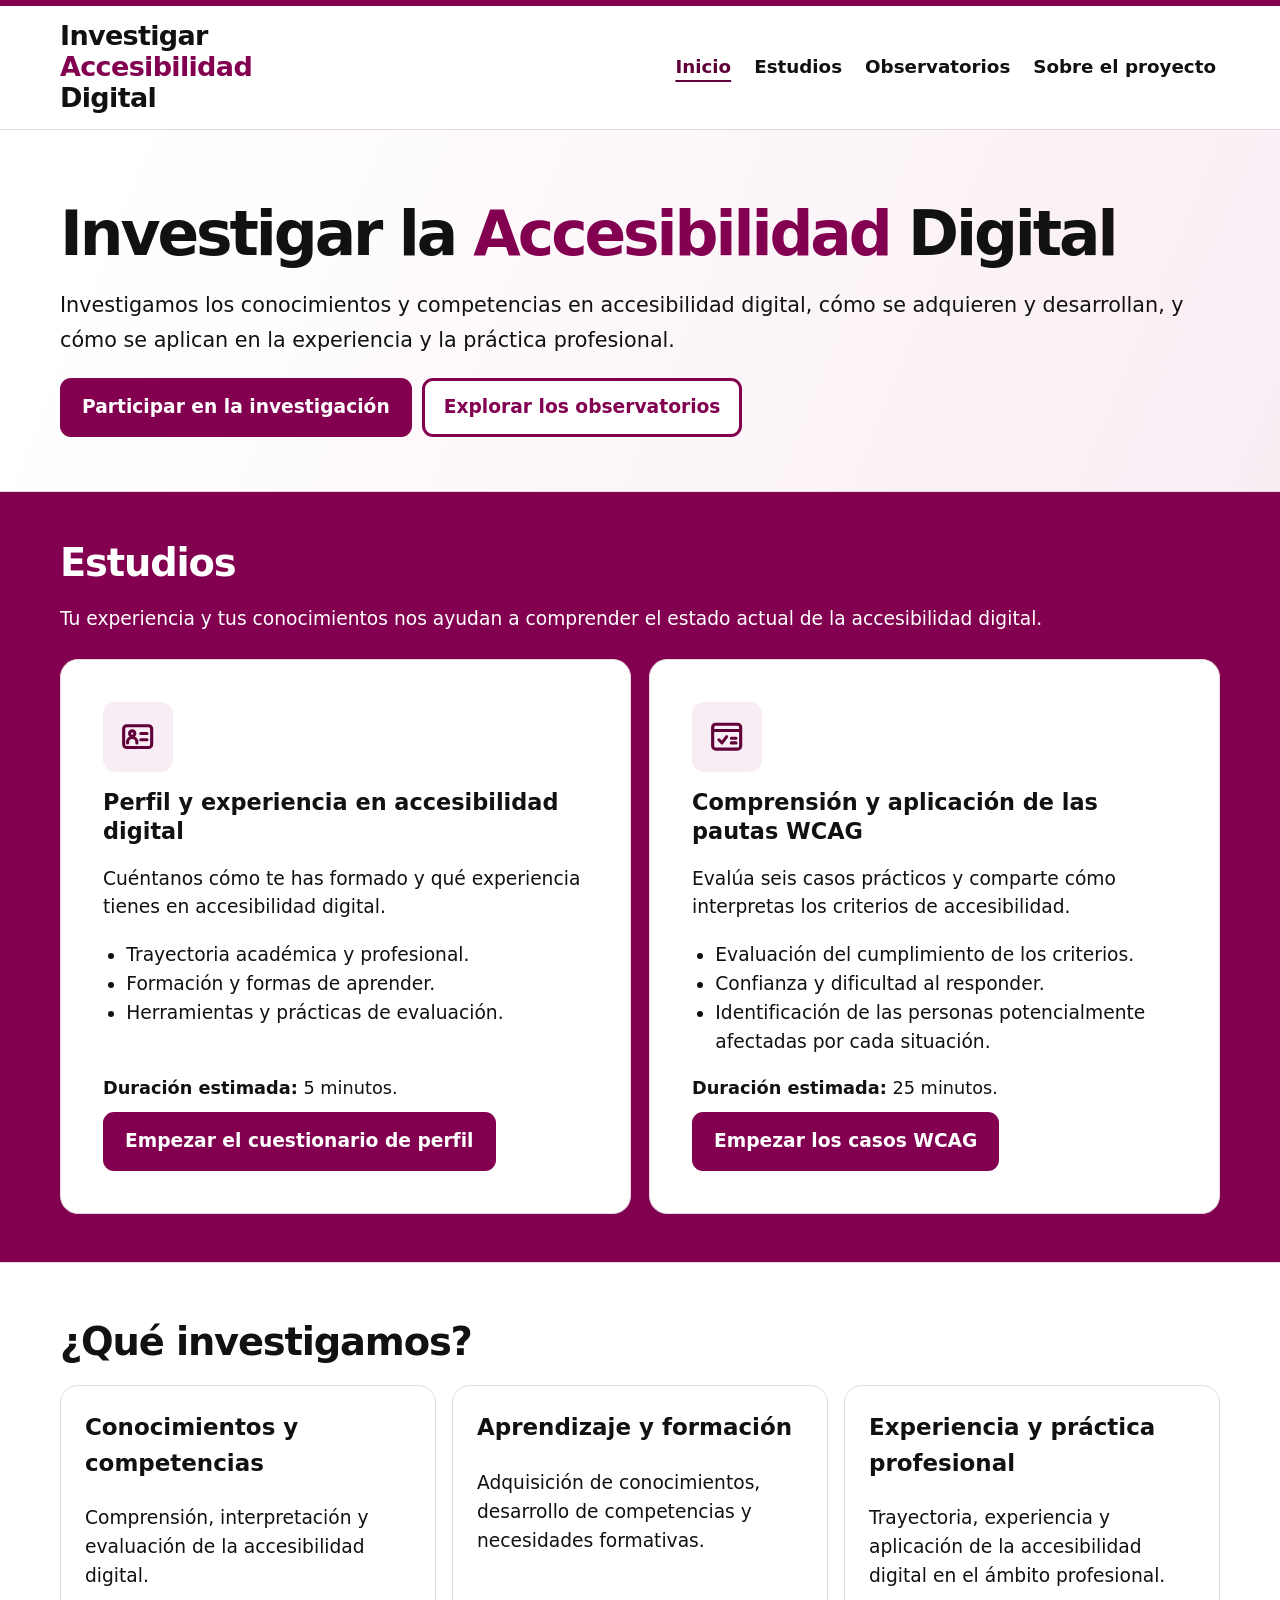
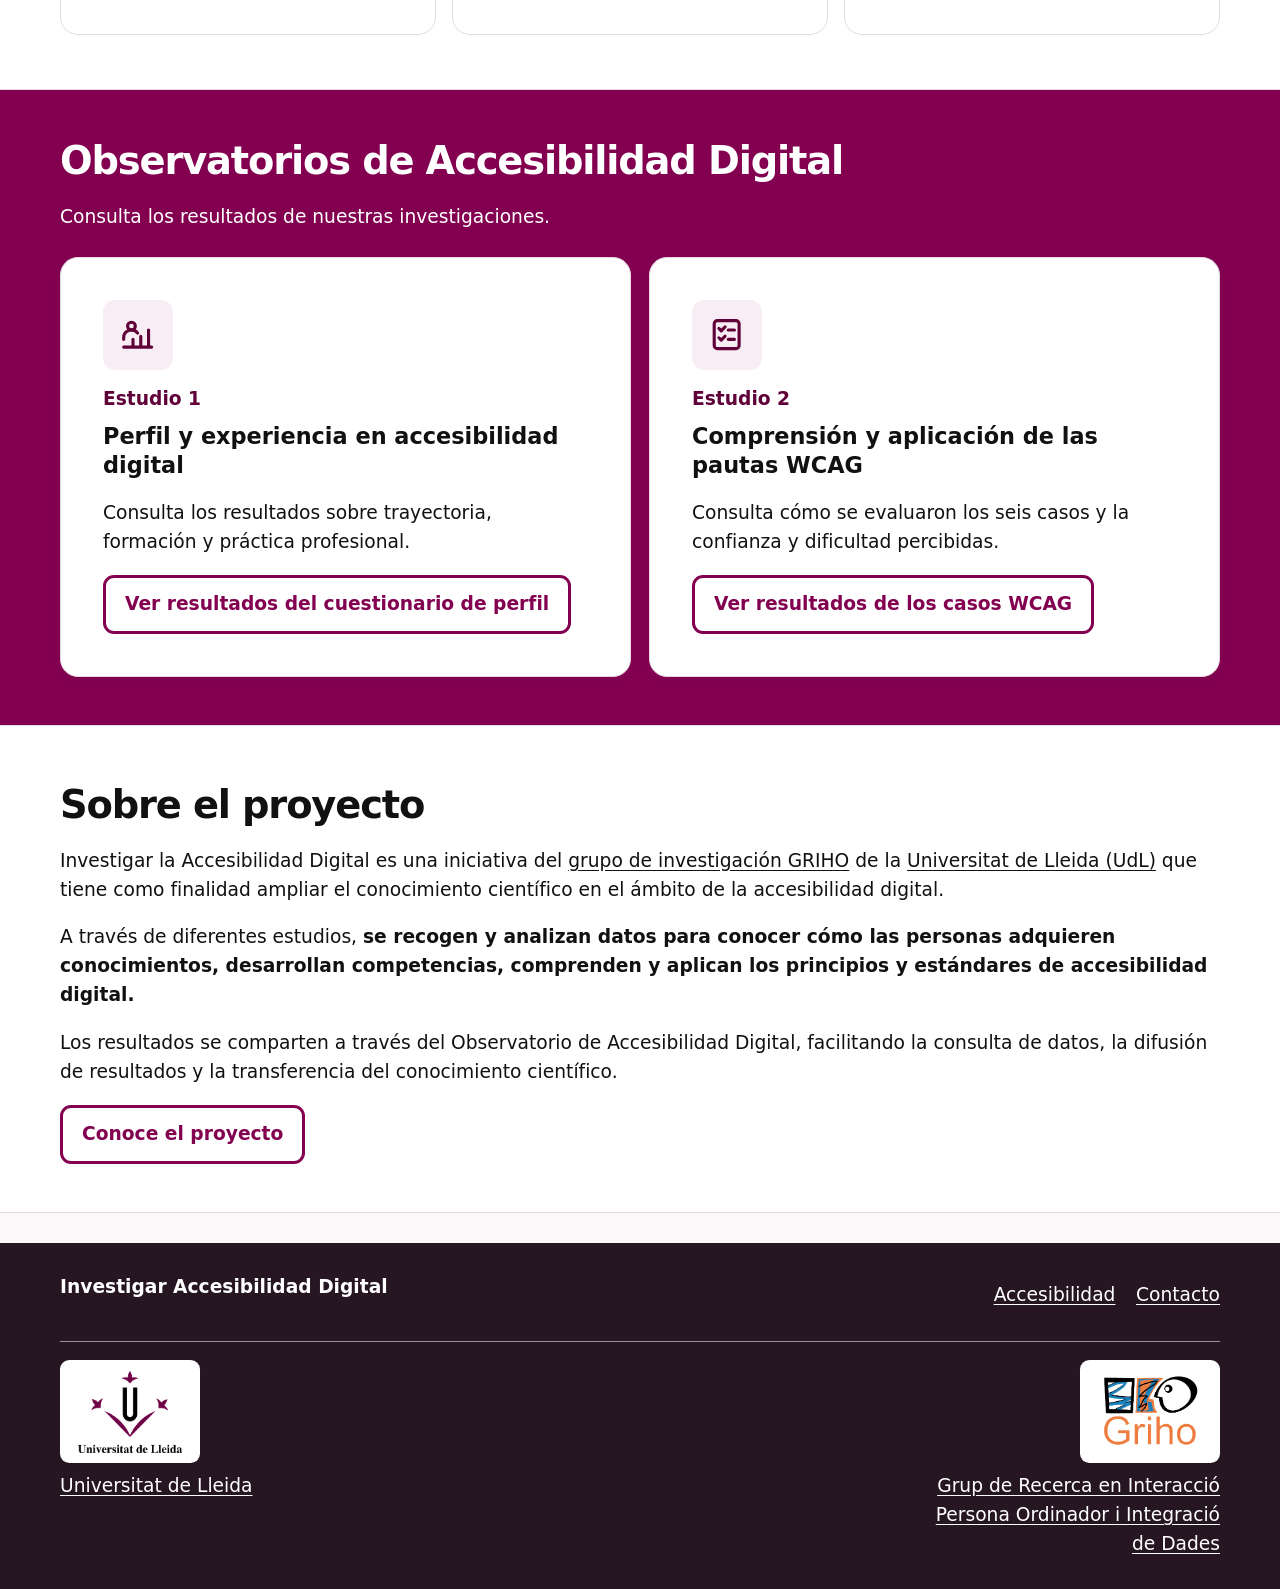
<file: index.html>
<!doctype html>
<html lang="es">
<head><script async src="https://www.googletagmanager.com/gtm.js?id=GTM-K9CCS3W3"></script><script>window.dataLayer = window.dataLayer || []; function gtag(){dataLayer.push(arguments);} gtag('js', new Date());</script><meta charset="utf-8"><meta name="viewport" content="width=device-width,initial-scale=1"><meta name="theme-color" content="#830051"><meta name="description" content="Investigación sobre conocimientos y competencias, aprendizaje y formación, y experiencia profesional en accesibilidad digital."><title>Inicio - Investigar Accesibilidad Digital</title><link rel="stylesheet" href="styles.css?v=portal-43"></head>
<body><a class="skip" href="#contenido">Saltar al contenido</a><div class="topline"></div>
<header class="site-header"><div class="container header-row"><a class="brand" href="index.html" aria-label="Ir al inicio de Investigar Accesibilidad Digital"><span class="brand-identity"><span class="brand-copy"><strong>Investigar<br><span class="brand-accent">Accesibilidad</span><br><span class="brand-digital">Digital</span></strong></span></span></a><nav class="nav" aria-label="Navegación principal"><a href="#inicio" data-site-item="inicio" aria-current="page">Inicio</a><a href="#estudios" data-site-item="estudios">Estudios</a><a href="#observatorios" data-site-item="observatorios">Observatorios</a><a href="#proyecto" data-site-item="proyecto">Sobre el proyecto</a></nav></div></header>
<main tabindex="-1" id="contenido" class="home">
 <section id="inicio" class="hero page-hero" tabindex="-1" aria-labelledby="hero-h">
  <div class="container hero-wide-copy">
   <div class="hero-copy-block">
    <h1 id="hero-h">Investigar la <span class="brand-accent">Accesibilidad</span> <span class="hero-digital">Digital</span></h1>
    <p>Investigamos los conocimientos y competencias en accesibilidad digital, cómo se adquieren y desarrollan, y cómo se aplican en la experiencia y la práctica profesional.</p>
    <div class="button-row">
     <a class="button" href="#estudios">Participar en la investigación</a>
     <a class="button outline" href="#observatorios">Explorar los observatorios</a>
    </div>
   </div>
  </div>
 </section>

 <section class="section home-udl-section" aria-labelledby="estudios">
  <div class="container">
   <div class="section-head home-section-head home-section-band">
    <h2 id="estudios" tabindex="-1">Estudios</h2>
    <p>Tu experiencia y tus conocimientos nos ayudan a comprender el estado actual de la accesibilidad digital.</p>
   </div>
   <div class="grid-2">
    <article class="card home-study-preview" aria-labelledby="home-study-profile">
     <span class="landing-card-icon"><svg xmlns="http://www.w3.org/2000/svg" width="24" height="24" viewBox="0 0 24 24" fill="none" stroke="currentColor" stroke-width="2" stroke-linecap="round" stroke-linejoin="round"  aria-hidden="true" focusable="false"><rect x="3" y="5" width="18" height="14" rx="2"/><circle cx="8.5" cy="10" r="1.7"/><path d="M5.5 16v-.5a3 3 0 0 1 6 0v.5M14 10h4m-4 4h4"/></svg></span>
     <h3 id="home-study-profile">Perfil y experiencia en accesibilidad digital</h3>
     <p>Cuéntanos cómo te has formado y qué experiencia tienes en accesibilidad digital.</p>
     <ul class="study-directory-topics">
      <li>Trayectoria académica y profesional.</li>
      <li>Formación y formas de aprender.</li>
      <li>Herramientas y prácticas de evaluación.</li>
     </ul>
     <p class="home-study-status"><strong>Duración estimada:</strong> 5 minutos.</p>
     <a class="button" id="participa" href="participa-estudios.html">Empezar el cuestionario de perfil</a>
    </article>
    <article class="card home-study-preview" aria-labelledby="home-study-wcag">
     <span class="landing-card-icon"><svg xmlns="http://www.w3.org/2000/svg" width="24" height="24" viewBox="0 0 24 24" fill="none" stroke="currentColor" stroke-width="2" stroke-linecap="round" stroke-linejoin="round"  aria-hidden="true" focusable="false"><rect x="3" y="4" width="18" height="16" rx="2"/><path d="M3 8h18m-14 6 2 2 3-4m3 1h3m-3 3h3"/></svg></span>
     <h3 id="home-study-wcag">Comprensión y aplicación de las pautas WCAG</h3>
     <p>Evalúa seis casos prácticos y comparte cómo interpretas los criterios de accesibilidad.</p>
     <ul class="study-directory-topics">
      <li>Evaluación del cumplimiento de los criterios.</li>
      <li>Confianza y dificultad al responder.</li>
      <li>Identificación de las personas potencialmente afectadas por cada situación.</li>
     </ul>
     <p class="home-study-status"><strong>Duración estimada:</strong> 25 minutos.</p>
     <a class="button" href="participa-estudios.html?estudio=E2">Empezar los casos WCAG</a>
    </article>
   </div>
  </div>
 </section>

 <section class="section home-alternate" aria-labelledby="home-topics">
  <div class="container">
   <h2 id="home-topics" tabindex="-1">¿Qué investigamos?</h2>
   <div class="about-cards">
    <article class="card"><h3>Conocimientos y competencias</h3><p>Comprensión, interpretación y evaluación de la accesibilidad digital.</p></article>
    <article class="card"><h3>Aprendizaje y formación</h3><p>Adquisición de conocimientos, desarrollo de competencias y necesidades formativas.</p></article>
    <article class="card"><h3>Experiencia y práctica profesional</h3><p>Trayectoria, experiencia y aplicación de la accesibilidad digital en el ámbito profesional.</p></article>
   </div>
  </div>
 </section>

 <section class="section home-udl-section" aria-labelledby="observatorios">
  <div class="container">
   <div class="section-head home-section-head home-section-band">
    <h2 id="observatorios" tabindex="-1">Observatorios de Accesibilidad Digital</h2>
    <p>Consulta los resultados de nuestras investigaciones.</p>
   </div>
   <div class="grid-2">
    <article class="card home-study-preview" aria-labelledby="results-card-profile">
     <span class="landing-card-icon"><svg xmlns="http://www.w3.org/2000/svg" width="24" height="24" viewBox="0 0 24 24" fill="none" stroke="currentColor" stroke-width="2" stroke-linecap="round" stroke-linejoin="round"  aria-hidden="true" focusable="false"><circle cx="8" cy="6.5" r="2.5"/><path d="M3 15v-1a5 5 0 0 1 9-3M3 20h18m-12 0v-5m5 5v-7m5 7V9"/></svg></span>
     <p class="landing-study-label">Estudio 1</p>
     <h3 id="results-card-profile">Perfil y experiencia en accesibilidad digital</h3>
     <p>Consulta los resultados sobre trayectoria, formación y práctica profesional.</p>
     <a class="button outline" href="observatorio-estudio-1.html">Ver resultados del cuestionario de perfil</a>
    </article>
    <article class="card home-study-preview" aria-labelledby="results-card-wcag">
     <span class="landing-card-icon"><svg xmlns="http://www.w3.org/2000/svg" width="24" height="24" viewBox="0 0 24 24" fill="none" stroke="currentColor" stroke-width="2" stroke-linecap="round" stroke-linejoin="round"  aria-hidden="true" focusable="false"><rect x="4" y="3" width="16" height="18" rx="2"/><path d="m7 8 1.5 1.5L11 7m2 2h4m-10 5 1.5 1.5L11 13m2 2h4"/></svg></span>
     <p class="landing-study-label">Estudio 2</p>
     <h3 id="results-card-wcag">Comprensión y aplicación de las pautas WCAG</h3>
     <p>Consulta cómo se evaluaron los seis casos y la confianza y dificultad percibidas.</p>
     <a class="button outline" href="observatorio-estudio-2.html">Ver resultados de los casos WCAG</a>
    </article>
   </div>
  </div>
 </section>

 <section id="proyecto" class="section home-alternate" aria-labelledby="home-about" tabindex="-1">
  <div class="container">
   <h2 id="home-about" tabindex="-1">Sobre el proyecto</h2>
   <p>Investigar la Accesibilidad Digital es una iniciativa del <a href="https://griho.udl.cat/">grupo de investigación GRIHO</a> de la <a href="https://www.udl.cat/">Universitat de Lleida (UdL)</a> que tiene como finalidad ampliar el conocimiento científico en el ámbito de la accesibilidad digital.</p>
   <p>A través de diferentes estudios, <strong>se recogen y analizan datos para conocer cómo las personas adquieren conocimientos, desarrollan competencias, comprenden y aplican los principios y estándares de accesibilidad digital.</strong></p>
   <p>Los resultados se comparten a través del Observatorio de Accesibilidad Digital, facilitando la consulta de datos, la difusión de resultados y la transferencia del conocimiento científico.</p>
   <div class="button-row"><a class="button outline" href="sobre-el-proyecto.html">Conoce el proyecto</a></div>
  </div>
 </section>
</main><footer class="footer">
 <div class="container footer-row">
  <div><strong>Investigar Accesibilidad Digital</strong></div>
  <nav class="portal-footer-links" aria-label="Enlaces del pie de página">
   <a href="accesibilidad.html">Accesibilidad</a>
   <a href="sobre-el-proyecto.html#contacto">Contacto</a>
  </nav>
 </div>
 <div class="container footer-institutions">
  <a class="footer-institution" href="https://www.udl.cat/">
   <span class="footer-institution-logo"><img src="assets/logo-udl.png" width="4629" height="3642" alt="" loading="lazy" decoding="async"></span>
   <span class="footer-institution-name" lang="ca">Universitat de Lleida</span>
  </a>
  <a class="footer-institution" href="https://griho.udl.cat/">
   <span class="footer-institution-logo"><img src="assets/logo-griho.png" width="335" height="255" alt="" loading="lazy" decoding="async"></span>
   <span class="footer-institution-name" lang="ca">Grup de Recerca en Interacció Persona Ordinador i Integració de Dades</span>
  </a>
 </div>
</footer>

<script src="mobile-nav.js?v=secciones-6"></script>
<nav class="mobile-bottom-nav" aria-label="Navegación móvil principal">
 <a href="#inicio" data-mobile-item="inicio" aria-current="page"><span class="mobile-nav-icon"><svg viewBox="0 0 24 24" fill="none" stroke="currentColor" stroke-width="1.9" stroke-linecap="round" stroke-linejoin="round" aria-hidden="true" focusable="false"><path d="m3 10 9-7 9 7v10a1 1 0 0 1-1 1h-5v-7H9v7H4a1 1 0 0 1-1-1z"/></svg></span><span>Inicio</span></a>
 <a href="#estudios" data-mobile-item="estudios"><span class="mobile-nav-icon"><svg viewBox="0 0 24 24" fill="none" stroke="currentColor" stroke-width="1.9" stroke-linecap="round" stroke-linejoin="round" aria-hidden="true" focusable="false"><rect x="5" y="4.5" width="14" height="16" rx="2"/><path d="M9 4.5v-1h6v1M9 11h6M9 15h4"/></svg></span><span>Estudios</span></a>
 <a href="#observatorios" data-mobile-item="observatorios"><span class="mobile-nav-icon"><svg viewBox="0 0 24 24" fill="none" stroke="currentColor" stroke-width="1.9" stroke-linecap="round" stroke-linejoin="round" aria-hidden="true" focusable="false"><path d="M3 20h18M5 17v-6h4v6M10 17V5h4v12M15 17V9h4v8"/><path d="M5 11h4M10 5h4M15 9h4"/></svg></span><span>Observatorios</span></a>
 <a href="#proyecto" data-mobile-item="proyecto"><span class="mobile-nav-icon"><svg viewBox="0 0 24 24" fill="none" stroke="currentColor" stroke-width="1.9" stroke-linecap="round" stroke-linejoin="round" aria-hidden="true" focusable="false"><path d="M12 6.5C9.5 5 6.5 5 3 6v13c3.5-1 6.5-1 9 .5 2.5-1.5 5.5-1.5 9-.5V6c-3.5-1-6.5-1-9 .5Z"/><path d="M12 6.5v13"/></svg></span><span>Sobre el proyecto</span></a>

 </nav></body></html>
</file>
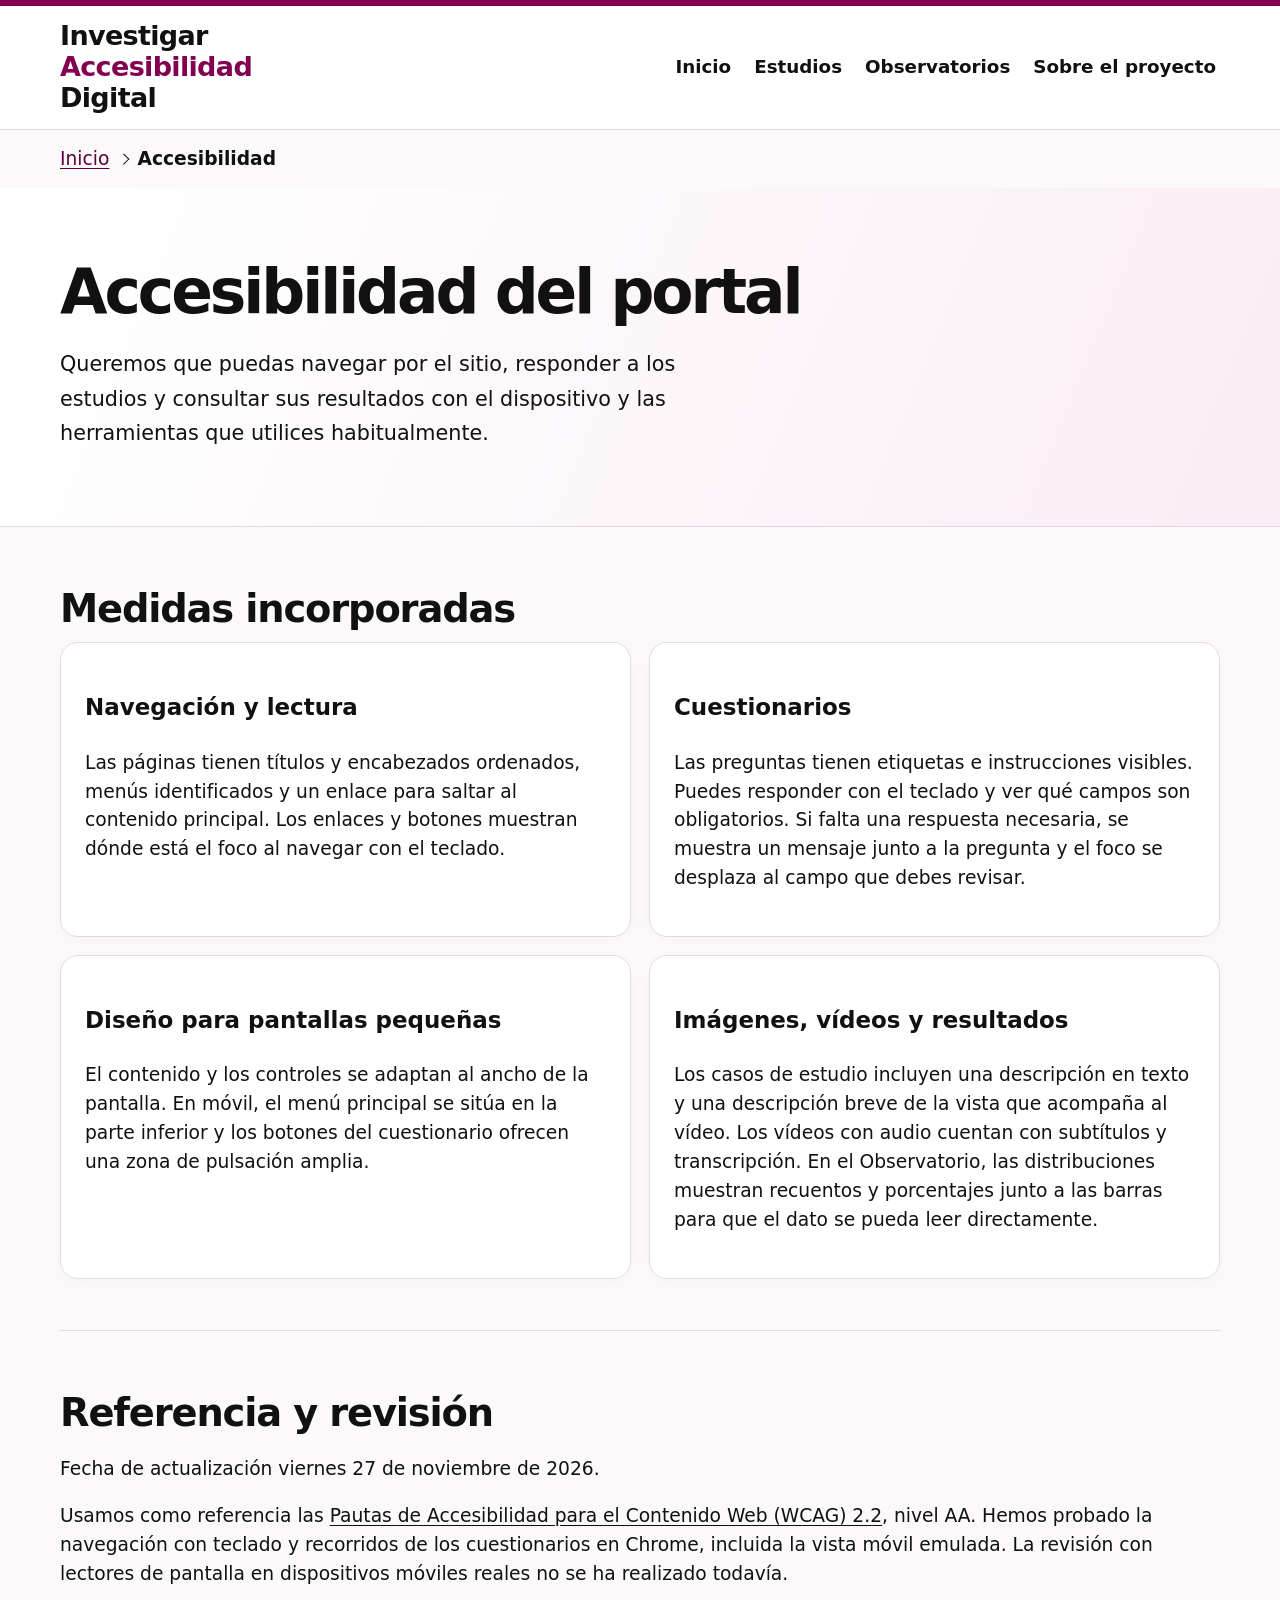
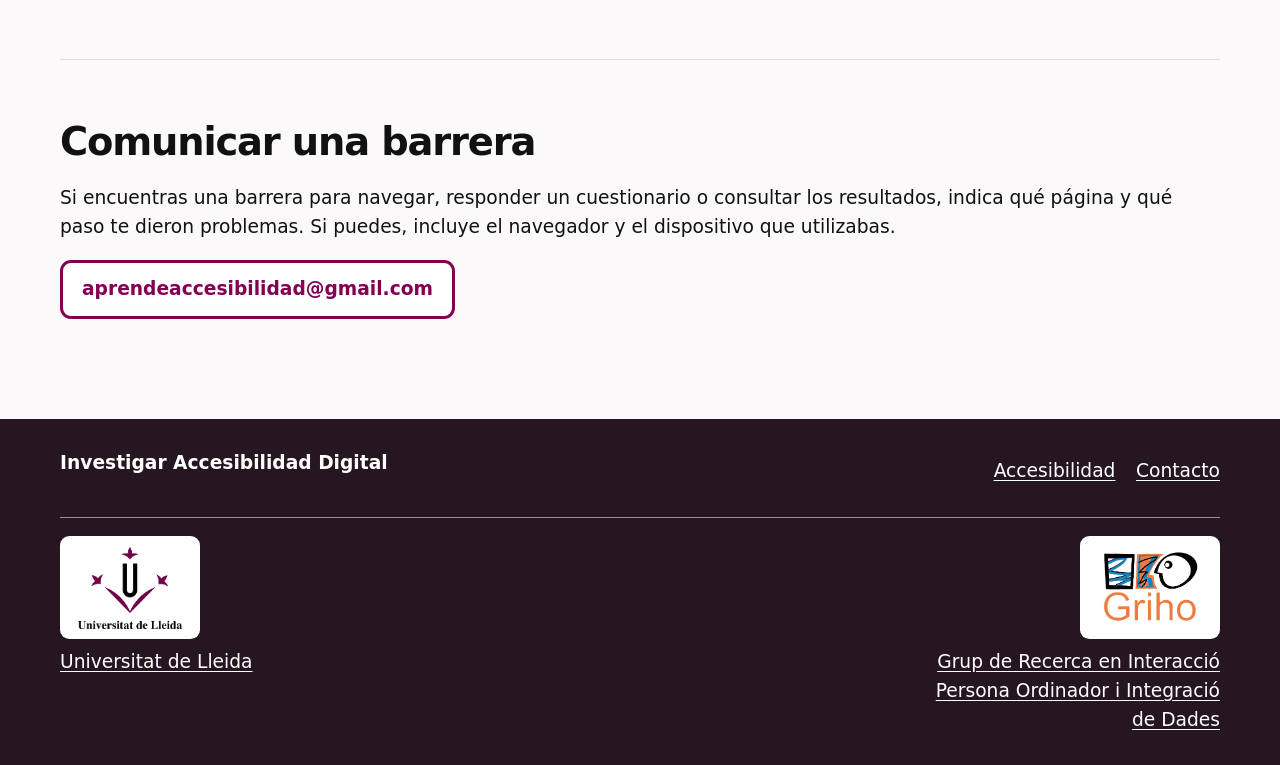
<file: accesibilidad.html>
<!doctype html>
<html lang="es">
<head>
<script async src="https://www.googletagmanager.com/gtm.js?id=GTM-K9CCS3W3"></script>
<script>
  window.dataLayer = window.dataLayer || [];
  function gtag(){dataLayer.push(arguments);}
  gtag('js', new Date());
</script>
 <meta charset="utf-8">
 <meta name="viewport" content="width=device-width,initial-scale=1">
 <meta name="theme-color" content="#830051">
 <meta name="description" content="Medidas de accesibilidad del portal, los cuestionarios y el Observatorio. Cómo comunicar una barrera al equipo.">
 <title>Accesibilidad del portal - Investigar Accesibilidad Digital</title>
 <link rel="stylesheet" href="styles.css?v=portal-38">
</head>
<body><a class="skip" href="#contenido">Saltar al contenido</a><div class="topline"></div>
<header class="site-header"><div class="container header-row">
 <a href="index.html" class="brand" aria-label="Investigar Accesibilidad Digital, ir al inicio"><span class="brand-identity"><span class="brand-copy"><strong>Investigar<br><span class="brand-accent">Accesibilidad</span><br><span class="brand-digital">Digital</span></strong></span></span></a>
 <nav class="nav" aria-label="Navegación principal"><a href="index.html" data-site-item="inicio">Inicio</a><a href="index.html#estudios" data-site-item="estudios">Estudios</a><a href="index.html#observatorios" data-site-item="observatorios">Observatorios</a><a href="index.html#proyecto" data-site-item="proyecto" aria-current="page">Sobre el proyecto</a></nav>

 </div></header>
<nav class="container breadcrumbs" aria-label="Migas de navegación"><ol>
 <li><a href="index.html">Inicio</a></li>
 <li><span aria-current="page">Accesibilidad</span></li>
</ol></nav>
<main id="contenido" tabindex="-1">
 <section class="hero page-hero" aria-labelledby="accessibility-title">
  <div class="container">
   <h1 id="accessibility-title">Accesibilidad del portal</h1>
   <p>Queremos que puedas navegar por el sitio, responder a los estudios y consultar sus resultados con el dispositivo y las herramientas que utilices habitualmente.</p>
  </div>
 </section>
 <div class="container">
  <section class="section portal-directory-section" aria-labelledby="measures-title">
   <h2 id="measures-title" tabindex="-1">Medidas incorporadas</h2>
   <div class="grid-2">
    <article class="card">
     <h3>Navegación y lectura</h3>
     <p>Las páginas tienen títulos y encabezados ordenados, menús identificados y un enlace para saltar al contenido principal. Los enlaces y botones muestran dónde está el foco al navegar con el teclado.</p>
    </article>
    <article class="card">
     <h3>Cuestionarios</h3>
     <p>Las preguntas tienen etiquetas e instrucciones visibles. Puedes responder con el teclado y ver qué campos son obligatorios. Si falta una respuesta necesaria, se muestra un mensaje junto a la pregunta y el foco se desplaza al campo que debes revisar.</p>
    </article>
    <article class="card">
     <h3>Diseño para pantallas pequeñas</h3>
     <p>El contenido y los controles se adaptan al ancho de la pantalla. En móvil, el menú principal se sitúa en la parte inferior y los botones del cuestionario ofrecen una zona de pulsación amplia.</p>
    </article>
    <article class="card">
     <h3>Imágenes, vídeos y resultados</h3>
     <p>Los casos de estudio incluyen una descripción en texto y una descripción breve de la vista que acompaña al vídeo. Los vídeos con audio cuentan con subtítulos y transcripción. En el Observatorio, las distribuciones muestran recuentos y porcentajes junto a las barras para que el dato se pueda leer directamente.</p>
    </article>
   </div>
  </section>
  <section class="section portal-directory-section" aria-labelledby="review-title">
   <h2 id="review-title">Referencia y revisión</h2>
   <p>Fecha de actualización <time datetime="2026-11-27">viernes 27 de noviembre de 2026</time>.</p>
   <p>Usamos como referencia las <a href="https://www.w3.org/TR/WCAG22/">Pautas de Accesibilidad para el Contenido Web (WCAG) 2.2</a>, nivel AA. Hemos probado la navegación con teclado y recorridos de los cuestionarios en Chrome, incluida la vista móvil emulada. La revisión con lectores de pantalla en dispositivos móviles reales no se ha realizado todavía.</p>
   <!-- a11y: needs manual verification — probar la navegación con VoiceOver en iOS y TalkBack en Android. -->
  </section>
  <section class="section portal-directory-section" aria-labelledby="report-title">
   <h2 id="report-title">Comunicar una barrera</h2>
   <p>Si encuentras una barrera para navegar, responder un cuestionario o consultar los resultados, indica qué página y qué paso te dieron problemas. Si puedes, incluye el navegador y el dispositivo que utilizabas.</p>
   <p><a class="button outline" href="mailto:aprendeaccesibilidad@gmail.com?subject=Barrera%20de%20accesibilidad">aprendeaccesibilidad@gmail.com</a></p>
  </section>
 </div>
</main>
<footer class="footer">
 <div class="container footer-row">
  <div><strong>Investigar Accesibilidad Digital</strong></div>
  <nav class="portal-footer-links" aria-label="Enlaces del pie de página">
   <a href="accesibilidad.html" aria-current="page">Accesibilidad</a>
   <a href="sobre-el-proyecto.html#contacto">Contacto</a>
  </nav>
 </div>
 <div class="container footer-institutions">
  <a class="footer-institution" href="https://www.udl.cat/">
   <span class="footer-institution-logo"><img src="assets/logo-udl.png" width="4629" height="3642" alt="" loading="lazy" decoding="async"></span>
   <span class="footer-institution-name" lang="ca">Universitat de Lleida</span>
  </a>
  <a class="footer-institution" href="https://griho.udl.cat/">
   <span class="footer-institution-logo"><img src="assets/logo-griho.png" width="335" height="255" alt="" loading="lazy" decoding="async"></span>
   <span class="footer-institution-name" lang="ca">Grup de Recerca en Interacció Persona Ordinador i Integració de Dades</span>
  </a>
 </div>
</footer>
<script src="mobile-nav.js?v=secciones-5"></script>
<nav class="mobile-bottom-nav" aria-label="Navegación móvil principal">
 <a href="index.html" data-mobile-item="inicio"><span class="mobile-nav-icon"><svg viewBox="0 0 24 24" fill="none" stroke="currentColor" stroke-width="1.9" stroke-linecap="round" stroke-linejoin="round" aria-hidden="true" focusable="false"><path d="m3 10 9-7 9 7v10a1 1 0 0 1-1 1h-5v-7H9v7H4a1 1 0 0 1-1-1z"/></svg></span><span>Inicio</span></a>
 <a href="index.html#estudios" data-mobile-item="estudios"><span class="mobile-nav-icon"><svg viewBox="0 0 24 24" fill="none" stroke="currentColor" stroke-width="1.9" stroke-linecap="round" stroke-linejoin="round" aria-hidden="true" focusable="false"><rect x="5" y="4.5" width="14" height="16" rx="2"/><path d="M9 4.5v-1h6v1M9 11h6M9 15h4"/></svg></span><span>Estudios</span></a>
 <a href="index.html#observatorios" data-mobile-item="observatorios"><span class="mobile-nav-icon"><svg viewBox="0 0 24 24" fill="none" stroke="currentColor" stroke-width="1.9" stroke-linecap="round" stroke-linejoin="round" aria-hidden="true" focusable="false"><path d="M3 20h18M5 17v-6h4v6M10 17V5h4v12M15 17V9h4v8"/><path d="M5 11h4M10 5h4M15 9h4"/></svg></span><span>Observatorios</span></a>
 <a href="index.html#proyecto" data-mobile-item="proyecto"><span class="mobile-nav-icon"><svg viewBox="0 0 24 24" fill="none" stroke="currentColor" stroke-width="1.9" stroke-linecap="round" stroke-linejoin="round" aria-hidden="true" focusable="false"><path d="M12 6.5C9.5 5 6.5 5 3 6v13c3.5-1 6.5-1 9 .5 2.5-1.5 5.5-1.5 9-.5V6c-3.5-1-6.5-1-9 .5Z"/><path d="M12 6.5v13"/></svg></span><span>Sobre el proyecto</span></a>

 </nav>

</body></html>
</file>
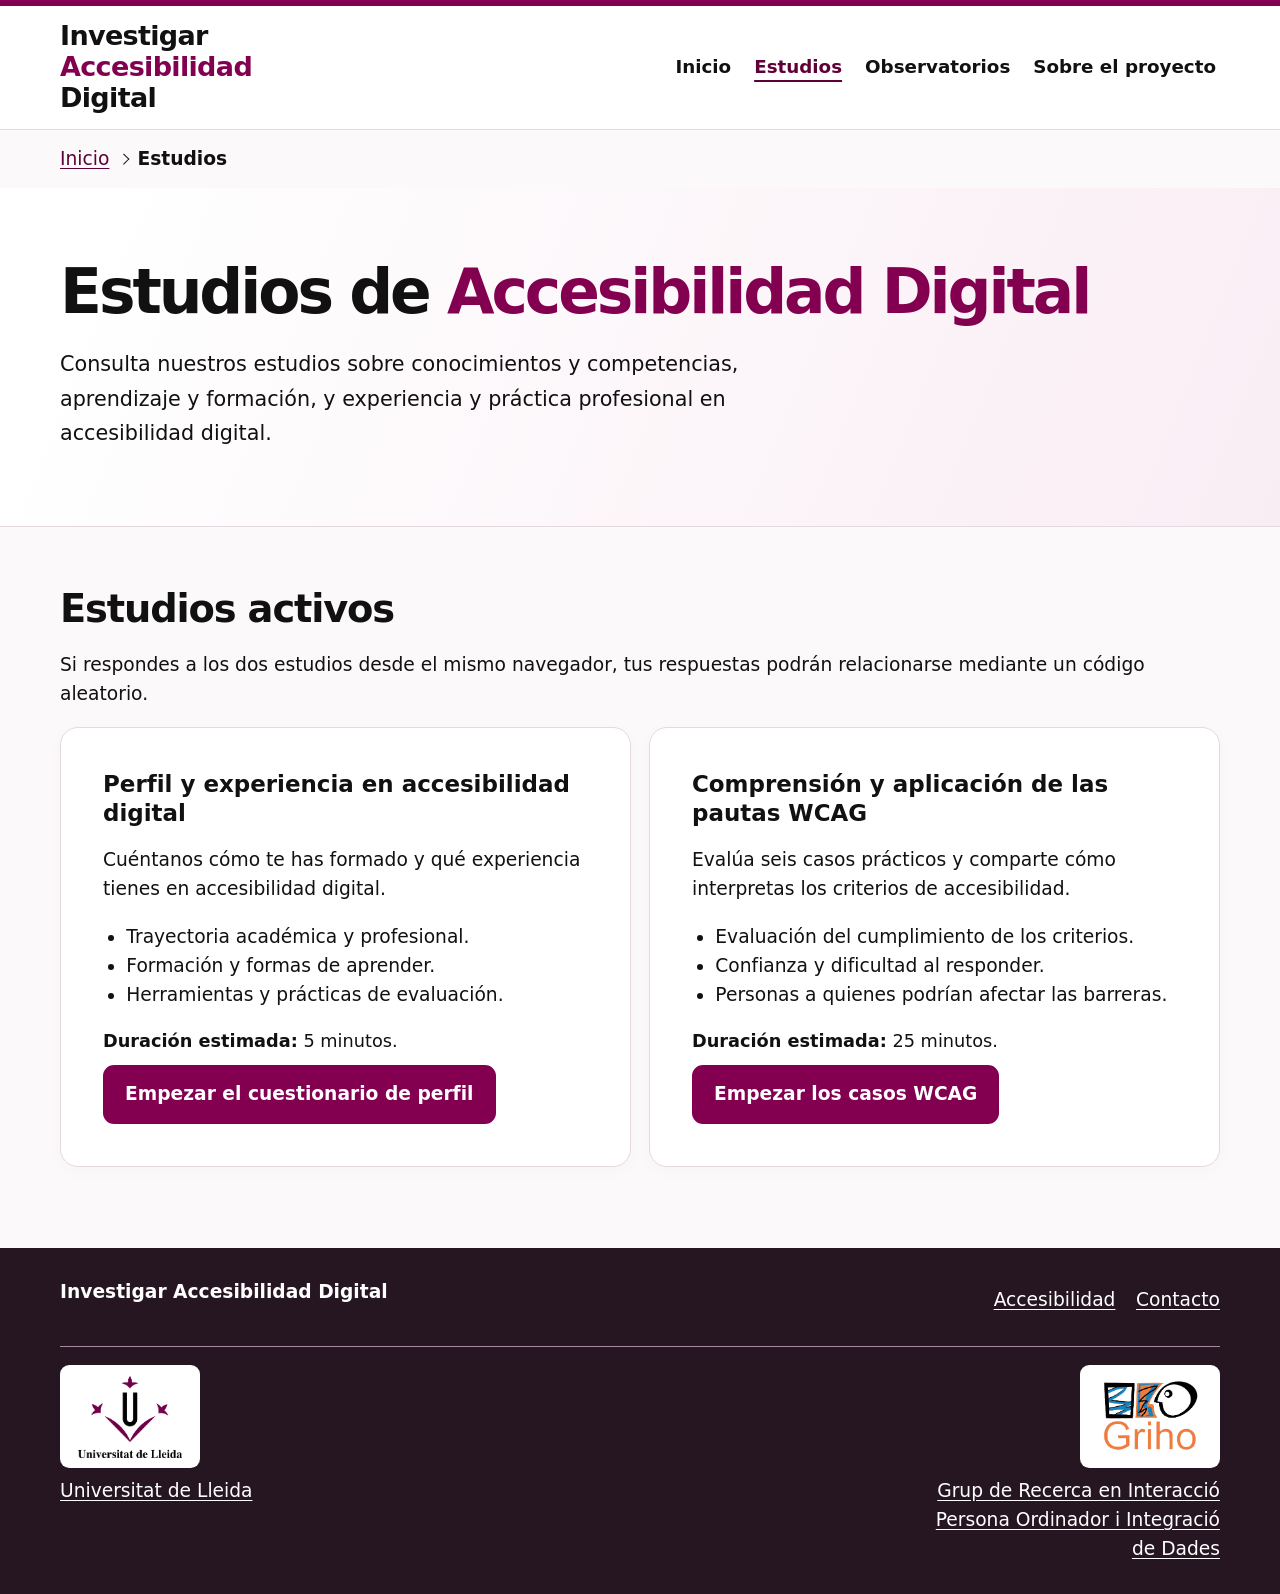
<file: estudios.html>
<!doctype html>
<html lang="es">
<head><script async src="https://www.googletagmanager.com/gtm.js?id=GTM-K9CCS3W3"></script><script>window.dataLayer = window.dataLayer || []; function gtag(){dataLayer.push(arguments);} gtag('js', new Date());</script><meta charset="utf-8"><meta name="viewport" content="width=device-width,initial-scale=1"><meta name="theme-color" content="#830051"><meta name="description" content="Consulta los estudios sobre conocimientos y competencias, aprendizaje y formación, y experiencia profesional en accesibilidad digital."><title>Estudios - Investigar Accesibilidad Digital</title><link rel="stylesheet" href="styles.css?v=portal-38"></head>
<body><a class="skip" href="#contenido">Saltar al contenido</a><div class="topline"></div>
<header class="site-header"><div class="container header-row"><a class="brand" href="index.html" aria-label="Ir al inicio de Investigar Accesibilidad Digital"><span class="brand-identity"><span class="brand-copy"><strong>Investigar<br><span class="brand-accent">Accesibilidad</span><br><span class="brand-digital">Digital</span></strong></span></span></a><nav class="nav" aria-label="Navegación principal"><a href="index.html" data-site-item="inicio">Inicio</a><a href="index.html#estudios" data-site-item="estudios" aria-current="page">Estudios</a><a href="index.html#observatorios" data-site-item="observatorios">Observatorios</a><a href="index.html#proyecto" data-site-item="proyecto">Sobre el proyecto</a></nav></div></header>
<nav class="container breadcrumbs" aria-label="Migas de navegación"><ol>
 <li><a href="index.html">Inicio</a></li>
 <li><span aria-current="page">Estudios</span></li>
</ol></nav>
<main tabindex="-1" id="contenido">
<section class="hero page-hero" aria-labelledby="studies-title">
 <div class="container">
  <h1 id="studies-title">Estudios de <span class="brand-accent">Accesibilidad Digital</span></h1>
  <p>Consulta nuestros estudios sobre conocimientos y competencias, aprendizaje y formación, y experiencia y práctica profesional en accesibilidad digital.</p>
 </div>
</section>
<div class="container">
 <section id="activos" class="section portal-directory-section" aria-labelledby="active-title" tabindex="-1">
  <h2 id="active-title">Estudios activos</h2>
  <p>Si respondes a los dos estudios desde el mismo navegador, tus respuestas podrán relacionarse mediante un código aleatorio.</p>
  <div class="grid-2">
   <article class="card home-study-preview" aria-labelledby="directory-profile-title">
    <h3 id="directory-profile-title">Perfil y experiencia en accesibilidad digital</h3>
    <p>Cuéntanos cómo te has formado y qué experiencia tienes en accesibilidad digital.</p>
    <ul class="study-directory-topics">
     <li>Trayectoria académica y profesional.</li>
     <li>Formación y formas de aprender.</li>
     <li>Herramientas y prácticas de evaluación.</li>
    </ul>
    <p class="home-study-status"><strong>Duración estimada:</strong> 5 minutos.</p>
    <a class="button" href="participa-estudios.html">Empezar el cuestionario de perfil</a>
   </article>
   <article class="card home-study-preview" aria-labelledby="directory-wcag-title">
    <h3 id="directory-wcag-title">Comprensión y aplicación de las pautas WCAG</h3>
    <p>Evalúa seis casos prácticos y comparte cómo interpretas los criterios de accesibilidad.</p>
    <ul class="study-directory-topics">
     <li>Evaluación del cumplimiento de los criterios.</li>
     <li>Confianza y dificultad al responder.</li>
     <li>Personas a quienes podrían afectar las barreras.</li>
    </ul>
    <p class="home-study-status"><strong>Duración estimada:</strong> 25 minutos.</p>
    <a class="button" href="participa-estudios.html?estudio=E2">Empezar los casos WCAG</a>
   </article>
  </div>
 </section>
</div>
</main><footer class="footer">
 <div class="container footer-row">
  <div><strong>Investigar Accesibilidad Digital</strong></div>
  <nav class="portal-footer-links" aria-label="Enlaces del pie de página">
   <a href="accesibilidad.html">Accesibilidad</a>
   <a href="sobre-el-proyecto.html#contacto">Contacto</a>
  </nav>
 </div>
 <div class="container footer-institutions">
  <a class="footer-institution" href="https://www.udl.cat/">
   <span class="footer-institution-logo"><img src="assets/logo-udl.png" width="4629" height="3642" alt="" loading="lazy" decoding="async"></span>
   <span class="footer-institution-name" lang="ca">Universitat de Lleida</span>
  </a>
  <a class="footer-institution" href="https://griho.udl.cat/">
   <span class="footer-institution-logo"><img src="assets/logo-griho.png" width="335" height="255" alt="" loading="lazy" decoding="async"></span>
   <span class="footer-institution-name" lang="ca">Grup de Recerca en Interacció Persona Ordinador i Integració de Dades</span>
  </a>
 </div>
</footer>

<script src="mobile-nav.js?v=secciones-5"></script>
<nav class="mobile-bottom-nav" aria-label="Navegación móvil principal">
 <a href="index.html" data-mobile-item="inicio"><span class="mobile-nav-icon"><svg viewBox="0 0 24 24" fill="none" stroke="currentColor" stroke-width="1.9" stroke-linecap="round" stroke-linejoin="round" aria-hidden="true" focusable="false"><path d="m3 10 9-7 9 7v10a1 1 0 0 1-1 1h-5v-7H9v7H4a1 1 0 0 1-1-1z"/></svg></span><span>Inicio</span></a>
 <a href="index.html#estudios" data-mobile-item="estudios" aria-current="page"><span class="mobile-nav-icon"><svg viewBox="0 0 24 24" fill="none" stroke="currentColor" stroke-width="1.9" stroke-linecap="round" stroke-linejoin="round" aria-hidden="true" focusable="false"><rect x="5" y="4.5" width="14" height="16" rx="2"/><path d="M9 4.5v-1h6v1M9 11h6M9 15h4"/></svg></span><span>Estudios</span></a>
 <a href="index.html#observatorios" data-mobile-item="observatorios"><span class="mobile-nav-icon"><svg viewBox="0 0 24 24" fill="none" stroke="currentColor" stroke-width="1.9" stroke-linecap="round" stroke-linejoin="round" aria-hidden="true" focusable="false"><path d="M3 20h18M5 17v-6h4v6M10 17V5h4v12M15 17V9h4v8"/><path d="M5 11h4M10 5h4M15 9h4"/></svg></span><span>Observatorios</span></a>
 <a href="index.html#proyecto" data-mobile-item="proyecto"><span class="mobile-nav-icon"><svg viewBox="0 0 24 24" fill="none" stroke="currentColor" stroke-width="1.9" stroke-linecap="round" stroke-linejoin="round" aria-hidden="true" focusable="false"><path d="M12 6.5C9.5 5 6.5 5 3 6v13c3.5-1 6.5-1 9 .5 2.5-1.5 5.5-1.5 9-.5V6c-3.5-1-6.5-1-9 .5Z"/><path d="M12 6.5v13"/></svg></span><span>Sobre el proyecto</span></a>

 </nav></body></html>
</file>
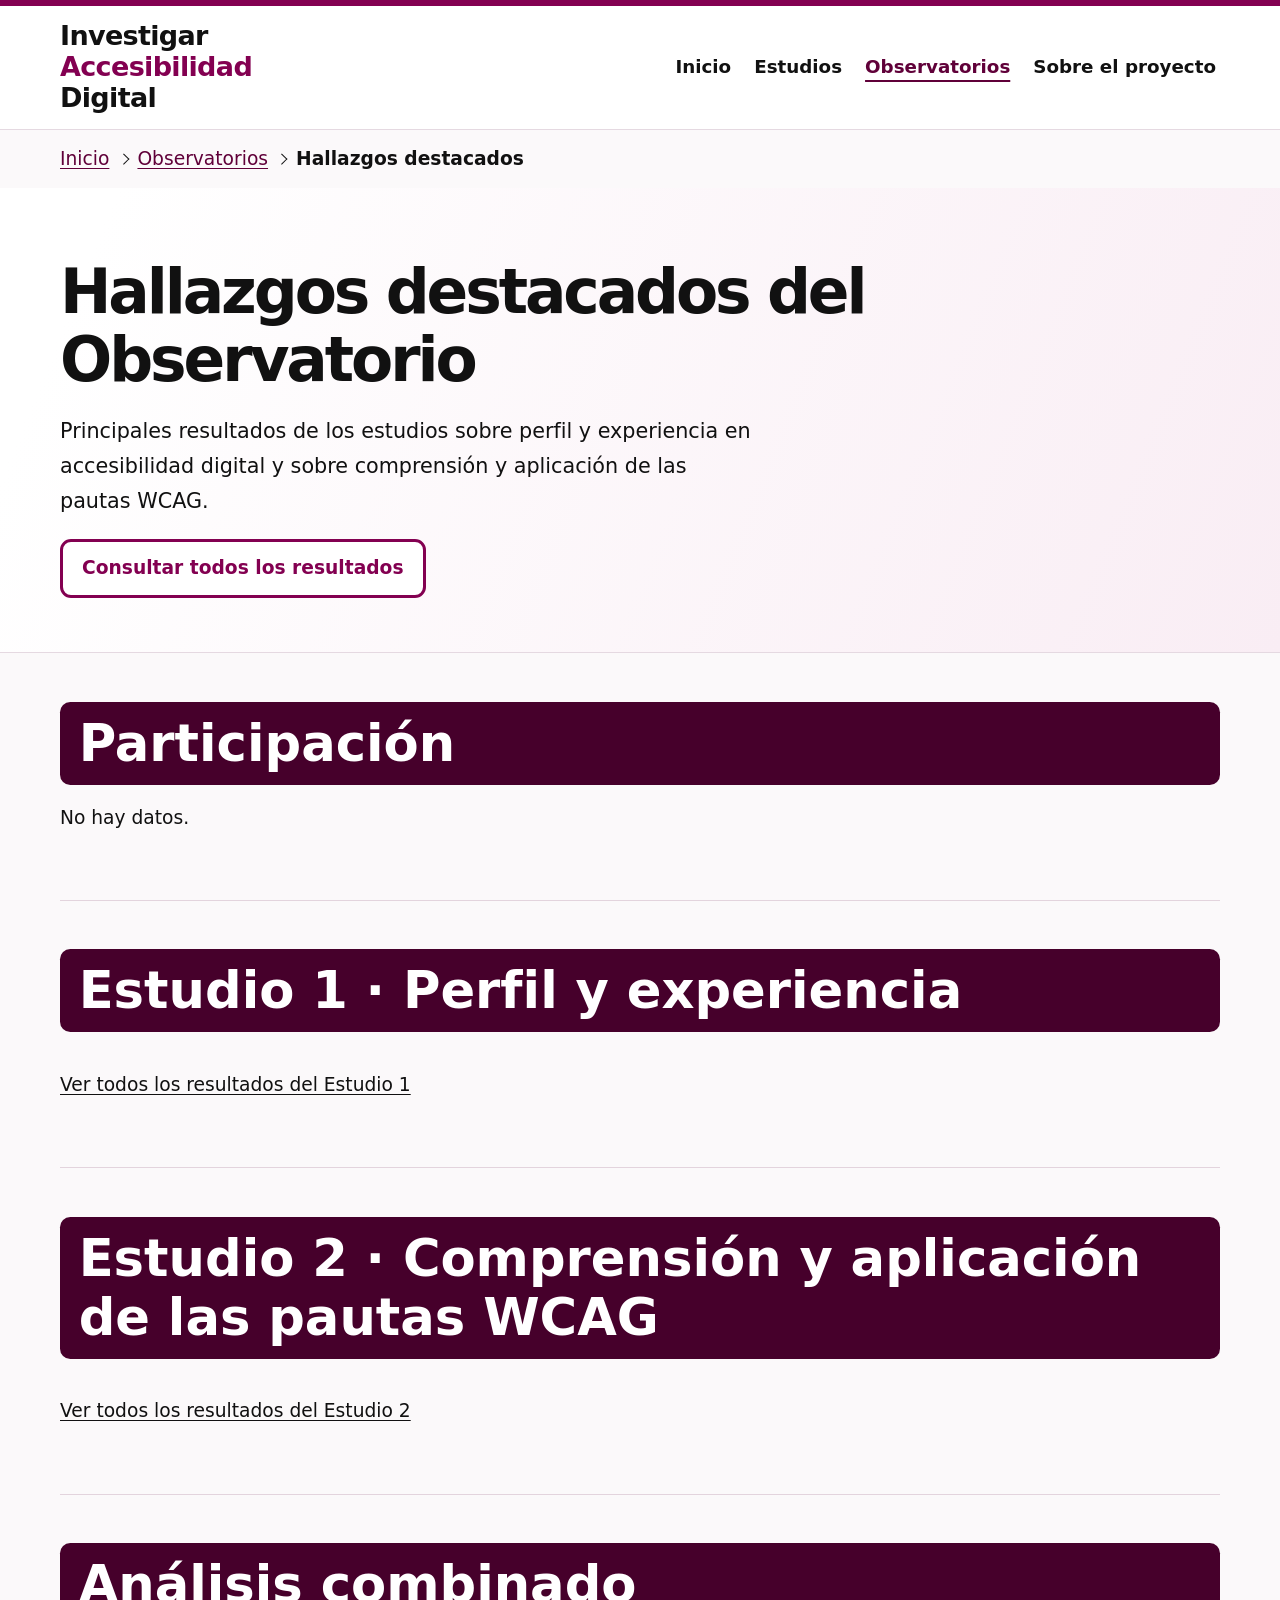
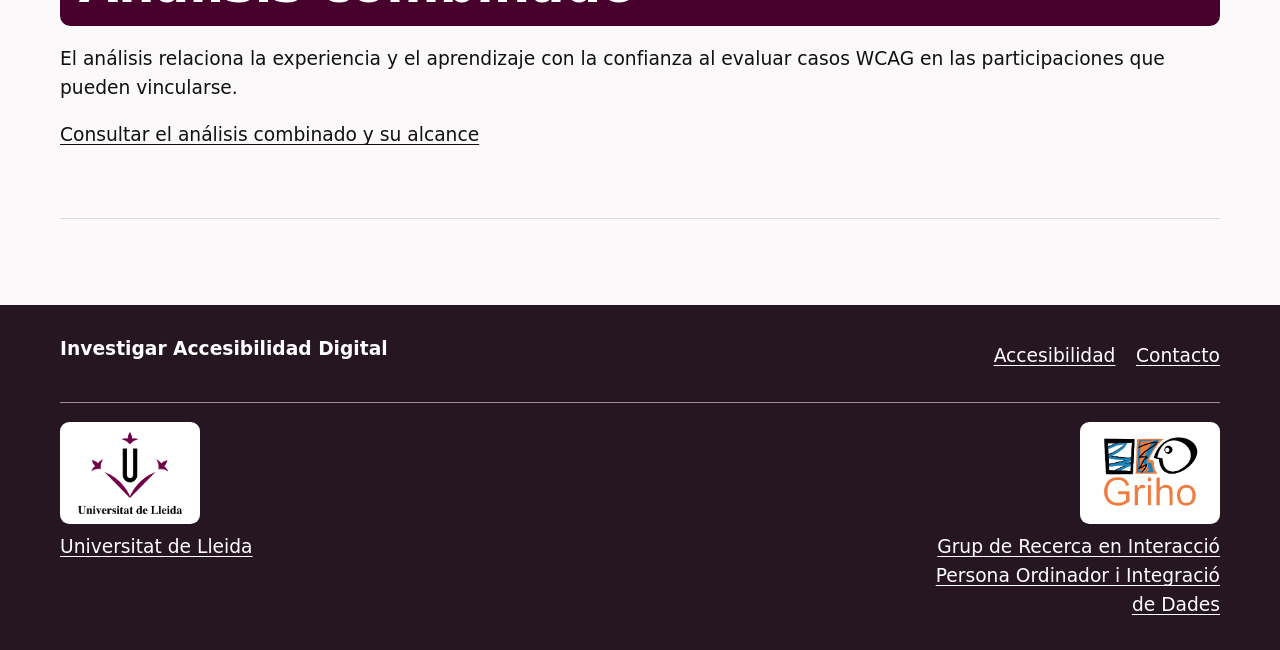
<file: observatorio-destacados.html>
<!doctype html>
<html lang="es">
<head>
<meta charset="utf-8">
<meta name="viewport" content="width=device-width,initial-scale=1">
<meta name="theme-color" content="#830051">
<meta name="description" content="Consulta los principales resultados agregados de los dos estudios de accesibilidad digital.">
<title>Hallazgos destacados del Observatorio - Investigar Accesibilidad Digital</title>
<link rel="stylesheet" href="styles.css?v=portal-36">
<link rel="stylesheet" href="observatorio.css?v=publico-6">
<link rel="stylesheet" href="observatorio-cuestionario.css?v=5">
</head>
<body>
<a class="skip" href="#contenido">Saltar al contenido</a><div class="topline"></div>
<header class="site-header"><div class="container header-row">
<a href="index.html" class="brand" aria-label="Ir al inicio de Investigar Accesibilidad Digital"><span class="brand-identity"><span class="brand-copy"><strong>Investigar<br><span class="brand-accent">Accesibilidad</span><br><span class="brand-digital">Digital</span></strong></span></span></a>
<nav class="nav" aria-label="Navegación principal"><a href="index.html" data-site-item="inicio">Inicio</a><a href="index.html#estudios" data-site-item="estudios">Estudios</a><a href="index.html#observatorios" data-site-item="observatorios" aria-current="location">Observatorios</a><a href="index.html#proyecto" data-site-item="proyecto">Sobre el proyecto</a></nav>
</div></header>
<nav class="container breadcrumbs" aria-label="Migas de navegación"><ol>
 <li><a href="index.html">Inicio</a></li>
 <li><a href="observatorios.html">Observatorios</a></li>
 <li><span aria-current="page">Hallazgos destacados</span></li>
</ol></nav>
<main id="contenido" tabindex="-1">
 <section class="hero page-hero" aria-labelledby="highlights-title">
  <div class="container">
   <h1 id="highlights-title">Hallazgos destacados del Observatorio</h1>
   <p>Principales resultados de los estudios sobre perfil y experiencia en accesibilidad digital y sobre comprensión y aplicación de las pautas WCAG.</p>
   <a class="button outline" href="observatorio-estudios.html">Consultar todos los resultados</a>
  </div>
 </section>
 <div class="container obs">
  <section class="obs-section" aria-labelledby="highlights-participation">
   <h2 id="highlights-participation" class="obs-infographic-heading">Participación</h2>
   <p id="results-status" role="status">Cargando los resultados…</p>
   <div id="results-kpis" class="grid-3"></div>
  </section>
  <section id="destacados-perfil" class="obs-section" aria-labelledby="highlights-profile">
   <h2 id="highlights-profile" class="obs-infographic-heading">Estudio 1 · Perfil y experiencia</h2>
   <div id="profile-insights" class="main-findings"></div>
   <p><a href="observatorio-estudio-1.html">Ver todos los resultados del Estudio 1</a></p>
  </section>
  <section id="destacados-wcag" class="obs-section" aria-labelledby="highlights-wcag">
   <h2 id="highlights-wcag" class="obs-infographic-heading">Estudio 2 · Comprensión y aplicación de las pautas WCAG</h2>
   <div id="wcag-insights" class="main-findings"></div>
   <p><a href="observatorio-estudio-2.html">Ver todos los resultados del Estudio 2</a></p>
  </section>
  <section class="obs-section" aria-labelledby="highlights-combined">
   <h2 id="highlights-combined" class="obs-infographic-heading">Análisis combinado</h2>
   <p id="combined-insight">El análisis relaciona la experiencia y el aprendizaje con la confianza al evaluar casos WCAG en las participaciones que pueden vincularse.</p>
   <p><a href="observatorio-estudios.html#analisis-combinado">Consultar el análisis combinado y su alcance</a></p>
  </section>
  <noscript><p class="notice">Activa JavaScript para consultar los resultados agregados.</p></noscript>
 </div>
</main>
<footer class="footer">
 <div class="container footer-row">
  <div><strong>Investigar Accesibilidad Digital</strong></div>
  <nav class="portal-footer-links" aria-label="Enlaces del pie de página">
   <a href="accesibilidad.html">Accesibilidad</a>
   <a href="sobre-el-proyecto.html#contacto">Contacto</a>
  </nav>
 </div>
 <div class="container footer-institutions">
  <a class="footer-institution" href="https://www.udl.cat/">
   <span class="footer-institution-logo"><img src="assets/logo-udl.png" width="4629" height="3642" alt="" loading="lazy" decoding="async"></span>
   <span class="footer-institution-name" lang="ca">Universitat de Lleida</span>
  </a>
  <a class="footer-institution" href="https://griho.udl.cat/">
   <span class="footer-institution-logo"><img src="assets/logo-griho.png" width="335" height="255" alt="" loading="lazy" decoding="async"></span>
   <span class="footer-institution-name" lang="ca">Grup de Recerca en Interacció Persona Ordinador i Integració de Dades</span>
  </a>
 </div>
</footer>
<script src="texto-portal.js" defer></script>
<script src="observatorio-estudios.js?v=6" defer></script>
<script src="mobile-nav.js?v=secciones-5"></script><nav class="mobile-bottom-nav" aria-label="Navegación móvil principal">
 <a href="index.html" data-mobile-item="inicio"><span class="mobile-nav-icon"><svg viewBox="0 0 24 24" fill="none" stroke="currentColor" stroke-width="1.9" stroke-linecap="round" stroke-linejoin="round" aria-hidden="true" focusable="false"><path d="m3 10 9-7 9 7v10a1 1 0 0 1-1 1h-5v-7H9v7H4a1 1 0 0 1-1-1z"/></svg></span><span>Inicio</span></a>
 <a href="index.html#estudios" data-mobile-item="estudios"><span class="mobile-nav-icon"><svg viewBox="0 0 24 24" fill="none" stroke="currentColor" stroke-width="1.9" stroke-linecap="round" stroke-linejoin="round" aria-hidden="true" focusable="false"><rect x="5" y="4.5" width="14" height="16" rx="2"/><path d="M9 4.5v-1h6v1M9 11h6M9 15h4"/></svg></span><span>Estudios</span></a>
 <a href="index.html#observatorios" data-mobile-item="observatorios"><span class="mobile-nav-icon"><svg viewBox="0 0 24 24" fill="none" stroke="currentColor" stroke-width="1.9" stroke-linecap="round" stroke-linejoin="round" aria-hidden="true" focusable="false"><path d="M3 20h18M5 17v-6h4v6M10 17V5h4v12M15 17V9h4v8"/><path d="M5 11h4M10 5h4M15 9h4"/></svg></span><span>Observatorios</span></a>
 <a href="index.html#proyecto" data-mobile-item="proyecto"><span class="mobile-nav-icon"><svg viewBox="0 0 24 24" fill="none" stroke="currentColor" stroke-width="1.9" stroke-linecap="round" stroke-linejoin="round" aria-hidden="true" focusable="false"><path d="M12 6.5C9.5 5 6.5 5 3 6v13c3.5-1 6.5-1 9 .5 2.5-1.5 5.5-1.5 9-.5V6c-3.5-1-6.5-1-9 .5Z"/><path d="M12 6.5v13"/></svg></span><span>Sobre el proyecto</span></a>

 </nav></body></html>
</file>
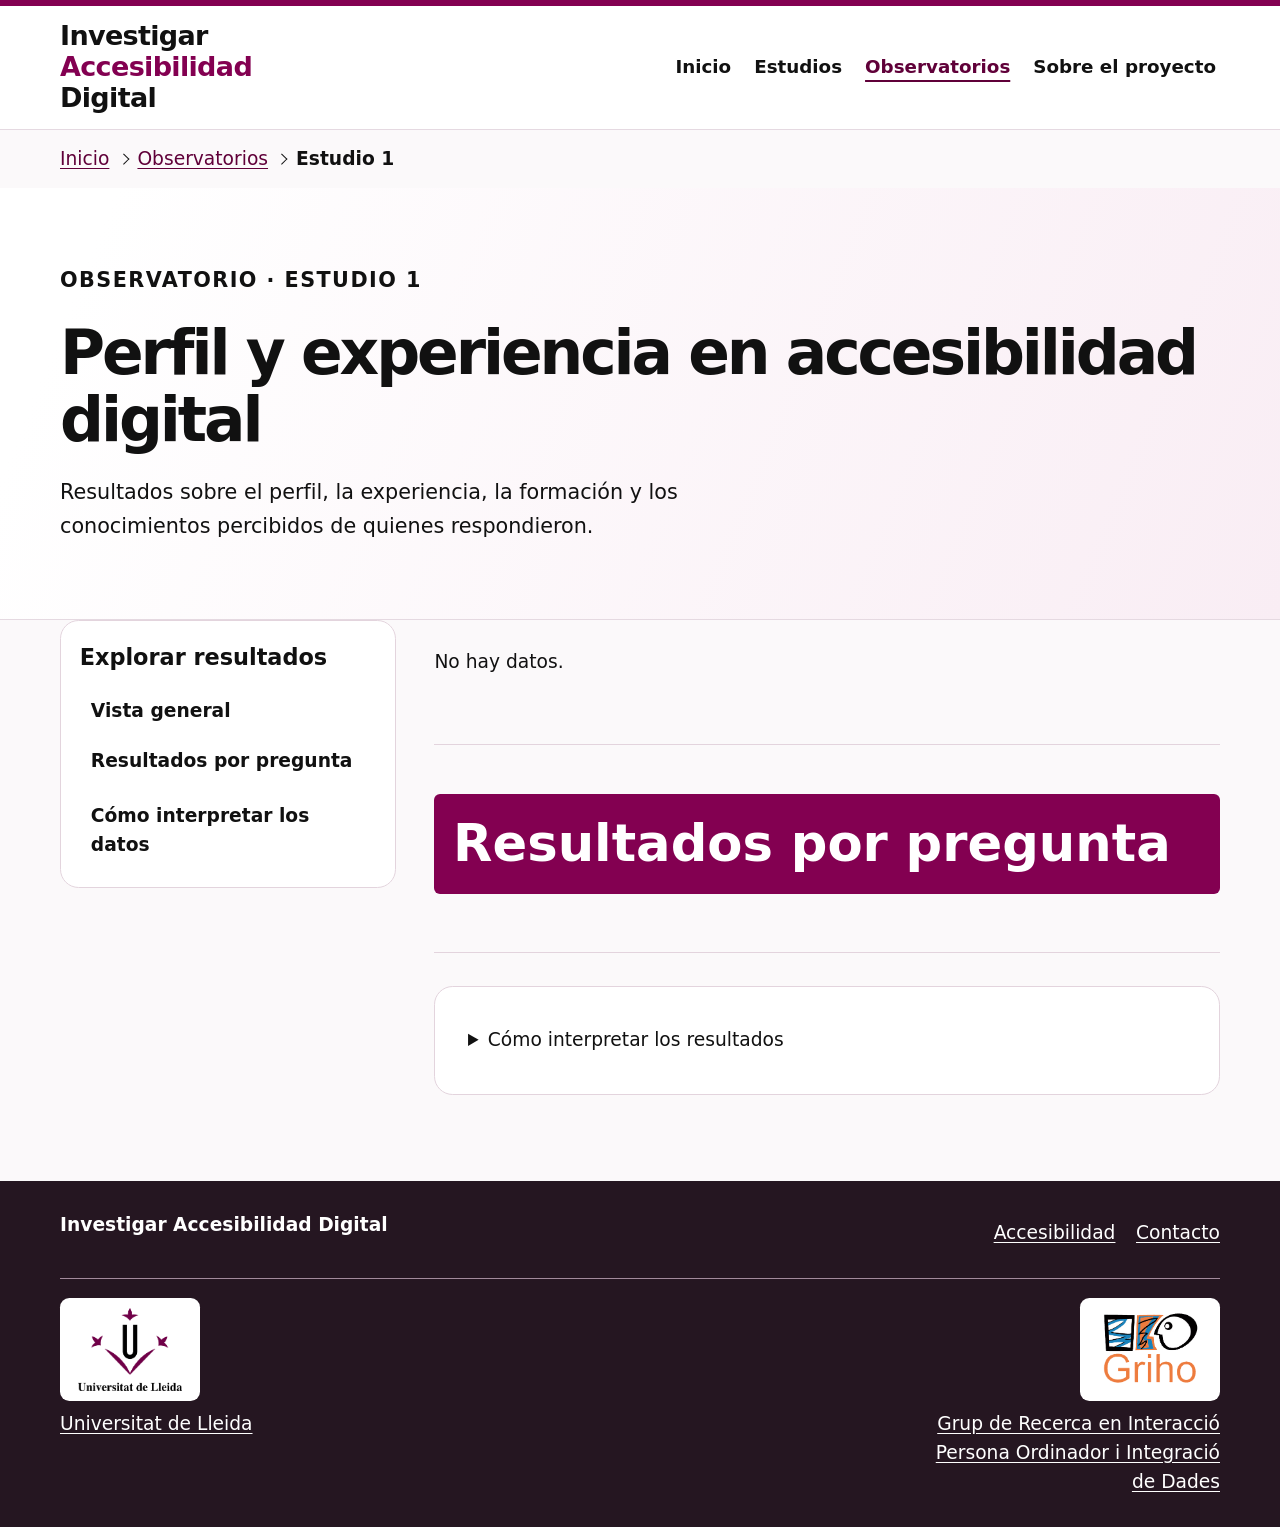
<file: observatorio-estudio-1.html>
<!doctype html>
<html lang="es">
<head>
<script async src="https://www.googletagmanager.com/gtm.js?id=GTM-K9CCS3W3"></script>
<script>
  window.dataLayer = window.dataLayer || [];
  function gtag(){dataLayer.push(arguments);}
  gtag('js', new Date());
</script>
<meta charset="utf-8">
<meta name="viewport" content="width=device-width,initial-scale=1">
<meta name="theme-color" content="#830051">
<meta name="description" content="Investigar Accesibilidad Digital: observatorio de competencias en accesibilidad digital.">
<title>Resultados del Estudio 1 - Investigar Accesibilidad Digital</title>
<link rel="stylesheet" href="styles.css?v=portal-38">
<link rel="stylesheet" href="observatorio.css?v=publico-7">
<link rel="stylesheet" href="observatorio-cuestionario.css?v=7">
<link rel="stylesheet" href="observatorio-aciertos.css?v=22">
</head>
<body>
<a class="skip" href="#contenido">Saltar al contenido</a><div class="topline"></div>
<header class="site-header"><div class="container header-row">
<a href="index.html" class="brand" aria-label="Ir al inicio de Investigar Accesibilidad Digital"><span class="brand-identity"><span class="brand-copy"><strong>Investigar<br><span class="brand-accent">Accesibilidad</span><br><span class="brand-digital">Digital</span></strong></span></span></a>
<nav class="nav" aria-label="Navegación principal"><a href="index.html" data-site-item="inicio">Inicio</a><a href="index.html#estudios" data-site-item="estudios">Estudios</a><a href="index.html#observatorios" data-site-item="observatorios" aria-current="location">Observatorios</a><a href="index.html#proyecto" data-site-item="proyecto">Sobre el proyecto</a></nav>
</div></header>
<nav class="container breadcrumbs" aria-label="Migas de navegación"><ol>
 <li><a href="index.html">Inicio</a></li>
 <li><a href="index.html#observatorios">Observatorios</a></li>
 <li><span aria-current="page">Estudio 1</span></li>
</ol></nav>
<main id="contenido" tabindex="-1">
 <section class="hero page-hero" aria-labelledby="study-result-title"><div class="container">
  <p class="section-label">Observatorio · Estudio 1</p>
  <h1 id="study-result-title">Perfil y experiencia en accesibilidad digital</h1>
  <p>Resultados sobre el perfil, la experiencia, la formación y los conocimientos percibidos de quienes respondieron.</p>
 </div></section>
 <div class="container obs obs-dashboard">
  <aside class="obs-sidebar"><details class="oa-mobile-menu" open><summary>Explorar resultados</summary><nav class="obs-sidebar-nav" aria-label="Secciones de resultados del Estudio 1">
   <h2>Explorar resultados</h2><a href="#resumen">Vista general</a><a href="#resultados-perfil">Resultados por pregunta</a>
   <ul id="profile-results-links"></ul><a href="#metodologia">Cómo interpretar los datos</a>
  </nav></details></aside><div class="obs-main">
    <!--
  <nav class="obs-nav" aria-label="Otras vistas del Observatorio">
   <a href="observatorio-estudio-2.html">Resultados del Estudio 2</a>
   <a href="observatorio-destacados.html">Hallazgos destacados</a>
  </nav>
  -->
  <section id="resumen" class="obs-section obs-summary" aria-label="Resumen de resultados">
   <p id="results-status" role="status">Cargando los resultados…</p>
   <div id="results-kpis" class="grid-3"></div>
   <div id="oa-top-kpis" class="oa-top-kpis" hidden></div>
  </section>
  <section id="resultados-perfil" class="obs-section" tabindex="-1">
   <h2 class="obs-infographic-heading">Resultados por pregunta</h2>
   <div id="profile-questions"></div>
  </section>
  <details id="metodologia" class="obs-panel obs-method">
   <summary>Cómo interpretar los resultados</summary>
   <p>Los porcentajes se calculan sobre quienes respondieron a cada pregunta. En preguntas de selección múltiple pueden sumar más del 100 %. Los datos se publican de forma agregada a partir de cinco respuestas y se reservan los grupos pequeños.</p>
  </details>
  <noscript><p>Activa JavaScript para consultar las preguntas y los resultados agregados.</p></noscript>
  </div></div>
</main>
<footer class="footer">
 <div class="container footer-row">
  <div><strong>Investigar Accesibilidad Digital</strong></div>
  <nav class="portal-footer-links" aria-label="Enlaces del pie de página">
   <a href="accesibilidad.html">Accesibilidad</a>
   <a href="sobre-el-proyecto.html#contacto">Contacto</a>
  </nav>
 </div>
 <div class="container footer-institutions">
  <a class="footer-institution" href="https://www.udl.cat/">
   <span class="footer-institution-logo"><img src="assets/logo-udl.png" width="4629" height="3642" alt="" loading="lazy" decoding="async"></span>
   <span class="footer-institution-name" lang="ca">Universitat de Lleida</span>
  </a>
  <a class="footer-institution" href="https://griho.udl.cat/">
   <span class="footer-institution-logo"><img src="assets/logo-griho.png" width="335" height="255" alt="" loading="lazy" decoding="async"></span>
   <span class="footer-institution-name" lang="ca">Grup de Recerca en Interacció Persona Ordinador i Integració de Dades</span>
  </a>
 </div>
</footer>
<script src="texto-portal.js" defer></script>
<script src="observatorio-aciertos.js?v=22" defer></script>
<script src="observatorio-estudios.js?v=23" defer></script>
<script src="mobile-nav.js?v=secciones-5"></script><nav class="mobile-bottom-nav" aria-label="Navegación móvil principal">
 <a href="index.html" data-mobile-item="inicio"><span class="mobile-nav-icon"><svg viewBox="0 0 24 24" fill="none" stroke="currentColor" stroke-width="1.9" stroke-linecap="round" stroke-linejoin="round" aria-hidden="true" focusable="false"><path d="m3 10 9-7 9 7v10a1 1 0 0 1-1 1h-5v-7H9v7H4a1 1 0 0 1-1-1z"/></svg></span><span>Inicio</span></a>
 <a href="index.html#estudios" data-mobile-item="estudios"><span class="mobile-nav-icon"><svg viewBox="0 0 24 24" fill="none" stroke="currentColor" stroke-width="1.9" stroke-linecap="round" stroke-linejoin="round" aria-hidden="true" focusable="false"><rect x="5" y="4.5" width="14" height="16" rx="2"/><path d="M9 4.5v-1h6v1M9 11h6M9 15h4"/></svg></span><span>Estudios</span></a>
 <a href="index.html#observatorios" data-mobile-item="observatorios"><span class="mobile-nav-icon"><svg viewBox="0 0 24 24" fill="none" stroke="currentColor" stroke-width="1.9" stroke-linecap="round" stroke-linejoin="round" aria-hidden="true" focusable="false"><path d="M3 20h18M5 17v-6h4v6M10 17V5h4v12M15 17V9h4v8"/><path d="M5 11h4M10 5h4M15 9h4"/></svg></span><span>Observatorios</span></a>
 <a href="index.html#proyecto" data-mobile-item="proyecto"><span class="mobile-nav-icon"><svg viewBox="0 0 24 24" fill="none" stroke="currentColor" stroke-width="1.9" stroke-linecap="round" stroke-linejoin="round" aria-hidden="true" focusable="false"><path d="M12 6.5C9.5 5 6.5 5 3 6v13c3.5-1 6.5-1 9 .5 2.5-1.5 5.5-1.5 9-.5V6c-3.5-1-6.5-1-9 .5Z"/><path d="M12 6.5v13"/></svg></span><span>Sobre el proyecto</span></a>

 </nav></body></html>
</file>
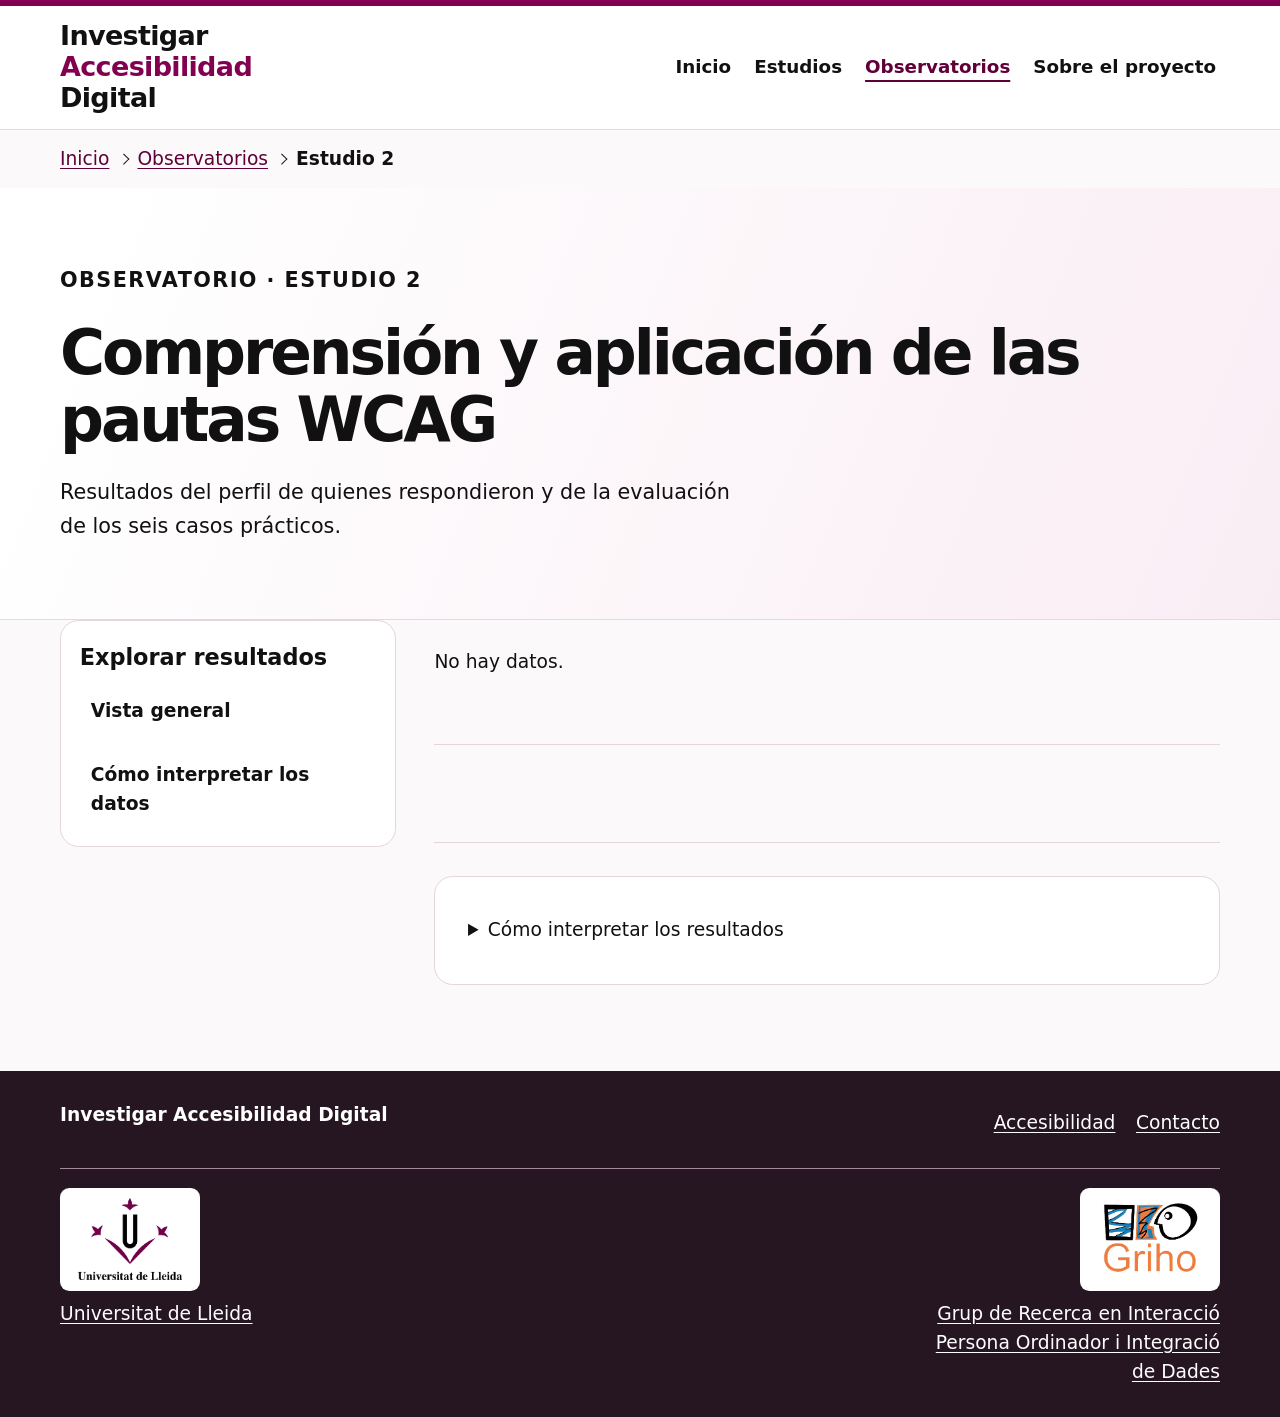
<file: observatorio-estudio-2.html>
<!doctype html>
<html lang="es">
<head>
<script async src="https://www.googletagmanager.com/gtm.js?id=GTM-K9CCS3W3"></script>
<script>
  window.dataLayer = window.dataLayer || [];
  function gtag(){dataLayer.push(arguments);}
  gtag('js', new Date());
</script>
<meta charset="utf-8">
<meta name="viewport" content="width=device-width,initial-scale=1">
<meta name="theme-color" content="#830051">
<meta name="description" content="Investigar Accesibilidad Digital: observatorio de competencias en accesibilidad digital.">
<title>Resultados del Estudio 2 - Investigar Accesibilidad Digital</title>
<link rel="stylesheet" href="styles.css?v=portal-38">
<link rel="stylesheet" href="observatorio.css?v=publico-7">
<link rel="stylesheet" href="observatorio-cuestionario.css?v=7">
<link rel="stylesheet" href="observatorio-aciertos.css?v=22">
</head>
<body>
<a class="skip" href="#contenido">Saltar al contenido</a><div class="topline"></div>
<header class="site-header"><div class="container header-row">
<a href="index.html" class="brand" aria-label="Ir al inicio de Investigar Accesibilidad Digital"><span class="brand-identity"><span class="brand-copy"><strong>Investigar<br><span class="brand-accent">Accesibilidad</span><br><span class="brand-digital">Digital</span></strong></span></span></a>
<nav class="nav" aria-label="Navegación principal"><a href="index.html" data-site-item="inicio">Inicio</a><a href="index.html#estudios" data-site-item="estudios">Estudios</a><a href="index.html#observatorios" data-site-item="observatorios" aria-current="location">Observatorios</a><a href="index.html#proyecto" data-site-item="proyecto">Sobre el proyecto</a></nav>
</div></header>
<nav class="container breadcrumbs" aria-label="Migas de navegación"><ol>
 <li><a href="index.html">Inicio</a></li>
 <li><a href="index.html#observatorios">Observatorios</a></li>
 <li><span aria-current="page">Estudio 2</span></li>
</ol></nav>
<main id="contenido" tabindex="-1">
 <section class="hero page-hero" aria-labelledby="study-result-title"><div class="container">
  <p class="section-label">Observatorio · Estudio 2</p>
  <h1 id="study-result-title">Comprensión y aplicación de las pautas WCAG</h1>
  <p>Resultados del perfil de quienes respondieron y de la evaluación de los seis casos prácticos.</p>
 </div></section>
 <div class="container obs obs-dashboard">
  <aside class="obs-sidebar"><details class="oa-mobile-menu" open><summary>Explorar resultados</summary><nav class="obs-sidebar-nav" aria-label="Secciones de resultados del Estudio 2">
   <h2>Explorar resultados</h2><a href="#resumen">Vista general</a><ul id="wcag-results-links"></ul><a href="#metodologia">Cómo interpretar los datos</a>
  </nav></details></aside><div class="obs-main">
  <!-- 
  <nav class="obs-nav" aria-label="Otras vistas del Observatorio">
   <a href="observatorio-estudio-1.html">Resultados del Estudio 1</a>
   <a href="observatorio-destacados.html">Hallazgos destacados</a>
  </nav>
  -->
  <section id="resumen" class="obs-section obs-summary" aria-label="Resumen de resultados">
   <p id="results-status" role="status">Cargando los resultados…</p>
   <div id="results-kpis" class="grid-3"></div>
   <div id="oa-top-kpis" class="oa-top-kpis" hidden></div><p id="oa-publication-status" class="oa-note" hidden></p>
  </section>
  <div id="oa-root" hidden></div>
  <section id="resultados-wcag" class="obs-section" tabindex="-1">
   <div id="wcag-questions"></div>
  </section>
  <details id="metodologia" class="obs-panel obs-method">
   <summary>Cómo interpretar los resultados</summary>
   <p>Los porcentajes se calculan sobre quienes respondieron a cada pregunta. En preguntas de selección múltiple pueden sumar más del 100 %. Los datos se publican de forma agregada a partir de cinco respuestas y se reservan los grupos pequeños.</p><p>Los indicadores de acierto se calculan únicamente sobre cuestionarios con las seis decisiones de cumplimiento válidas. Las respuestas «No lo sé» e «Información insuficiente» se incluyen en las respuestas no acertadas. Los valores no disponibles no equivalen a cero.</p>
  </details>
  <noscript><p>Activa JavaScript para consultar las preguntas y los resultados agregados.</p></noscript>
  </div></div>
</main>
<footer class="footer">
 <div class="container footer-row">
  <div><strong>Investigar Accesibilidad Digital</strong></div>
  <nav class="portal-footer-links" aria-label="Enlaces del pie de página">
   <a href="accesibilidad.html">Accesibilidad</a>
   <a href="sobre-el-proyecto.html#contacto">Contacto</a>
  </nav>
 </div>
 <div class="container footer-institutions">
  <a class="footer-institution" href="https://www.udl.cat/">
   <span class="footer-institution-logo"><img src="assets/logo-udl.png" width="4629" height="3642" alt="" loading="lazy" decoding="async"></span>
   <span class="footer-institution-name" lang="ca">Universitat de Lleida</span>
  </a>
  <a class="footer-institution" href="https://griho.udl.cat/">
   <span class="footer-institution-logo"><img src="assets/logo-griho.png" width="335" height="255" alt="" loading="lazy" decoding="async"></span>
   <span class="footer-institution-name" lang="ca">Grup de Recerca en Interacció Persona Ordinador i Integració de Dades</span>
  </a>
 </div>
</footer>
<script src="texto-portal.js" defer></script>
<script src="observatorio-aciertos.js?v=22" defer></script>
<script src="observatorio-estudios.js?v=23" defer></script>
<script src="mobile-nav.js?v=secciones-5"></script><nav class="mobile-bottom-nav" aria-label="Navegación móvil principal">
 <a href="index.html" data-mobile-item="inicio"><span class="mobile-nav-icon"><svg viewBox="0 0 24 24" fill="none" stroke="currentColor" stroke-width="1.9" stroke-linecap="round" stroke-linejoin="round" aria-hidden="true" focusable="false"><path d="m3 10 9-7 9 7v10a1 1 0 0 1-1 1h-5v-7H9v7H4a1 1 0 0 1-1-1z"/></svg></span><span>Inicio</span></a>
 <a href="index.html#estudios" data-mobile-item="estudios"><span class="mobile-nav-icon"><svg viewBox="0 0 24 24" fill="none" stroke="currentColor" stroke-width="1.9" stroke-linecap="round" stroke-linejoin="round" aria-hidden="true" focusable="false"><rect x="5" y="4.5" width="14" height="16" rx="2"/><path d="M9 4.5v-1h6v1M9 11h6M9 15h4"/></svg></span><span>Estudios</span></a>
 <a href="index.html#observatorios" data-mobile-item="observatorios"><span class="mobile-nav-icon"><svg viewBox="0 0 24 24" fill="none" stroke="currentColor" stroke-width="1.9" stroke-linecap="round" stroke-linejoin="round" aria-hidden="true" focusable="false"><path d="M3 20h18M5 17v-6h4v6M10 17V5h4v12M15 17V9h4v8"/><path d="M5 11h4M10 5h4M15 9h4"/></svg></span><span>Observatorios</span></a>
 <a href="index.html#proyecto" data-mobile-item="proyecto"><span class="mobile-nav-icon"><svg viewBox="0 0 24 24" fill="none" stroke="currentColor" stroke-width="1.9" stroke-linecap="round" stroke-linejoin="round" aria-hidden="true" focusable="false"><path d="M12 6.5C9.5 5 6.5 5 3 6v13c3.5-1 6.5-1 9 .5 2.5-1.5 5.5-1.5 9-.5V6c-3.5-1-6.5-1-9 .5Z"/><path d="M12 6.5v13"/></svg></span><span>Sobre el proyecto</span></a>

 </nav></body></html>
</file>
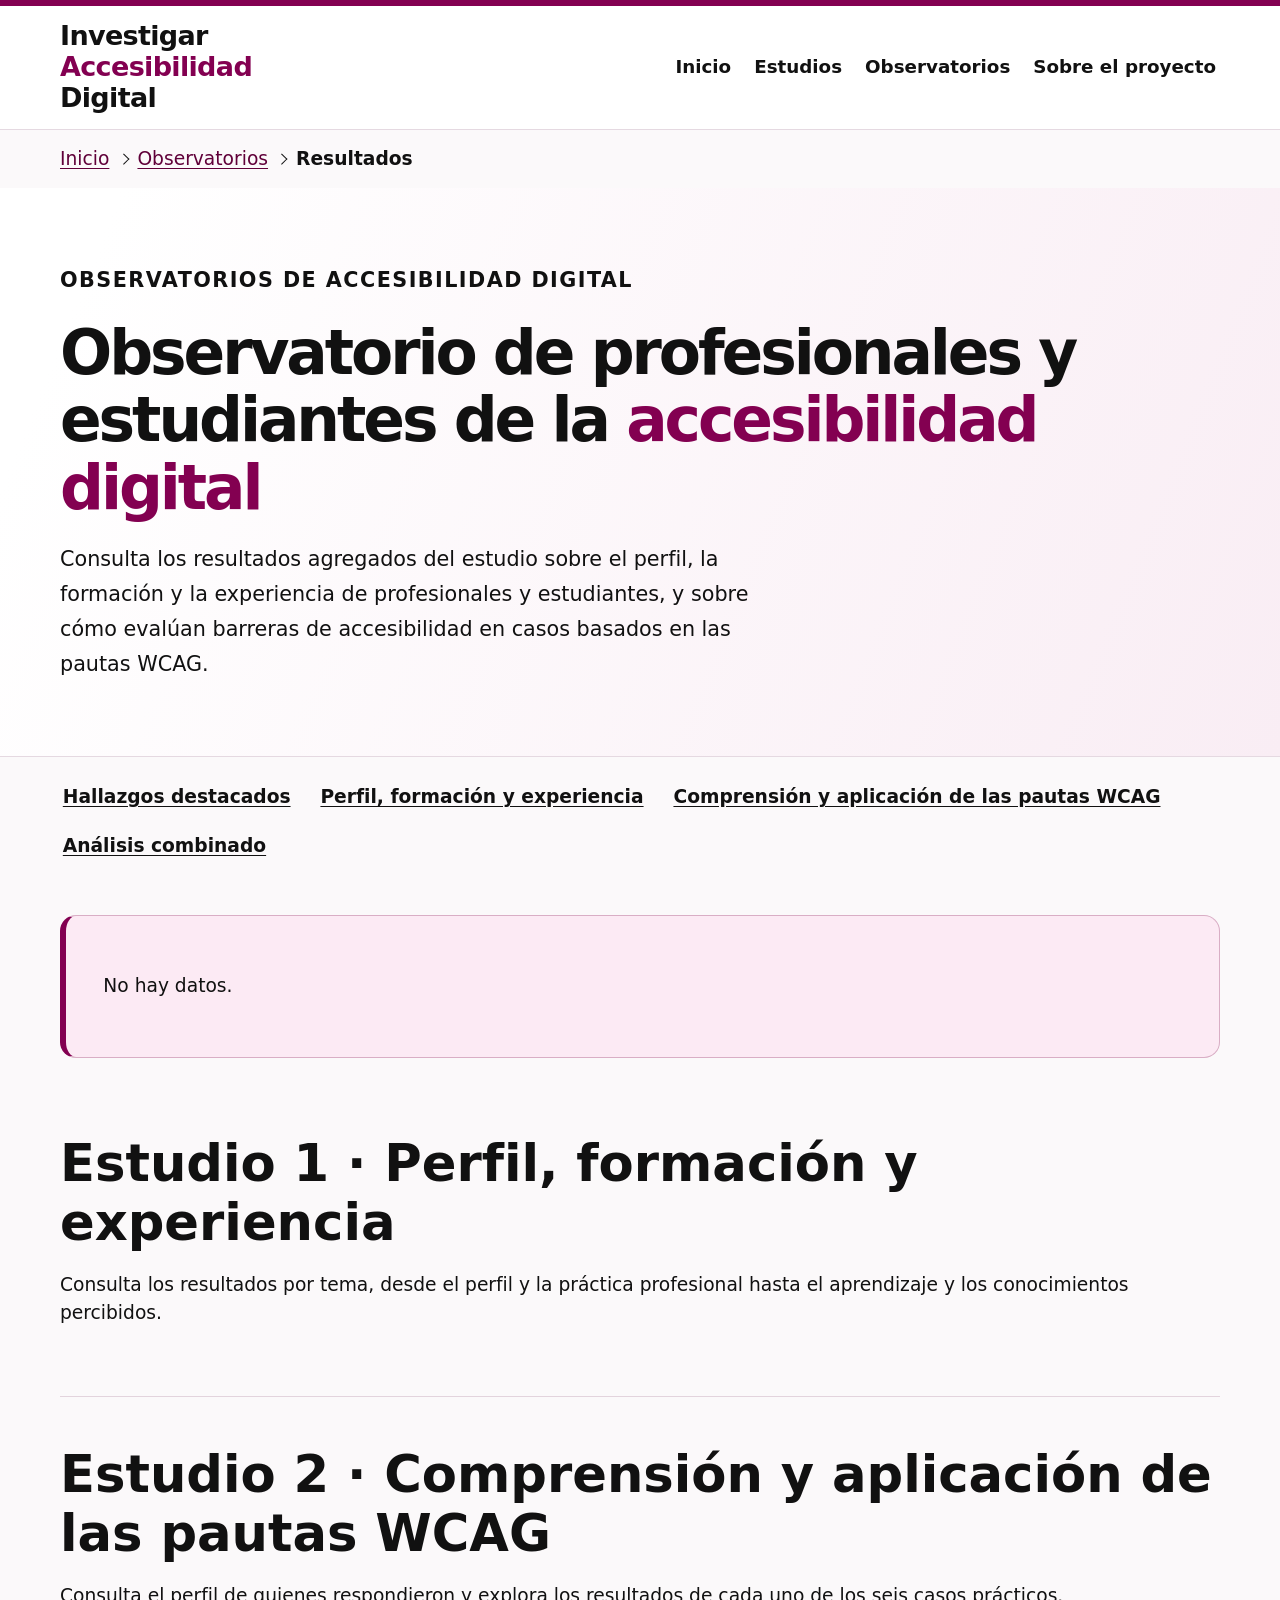
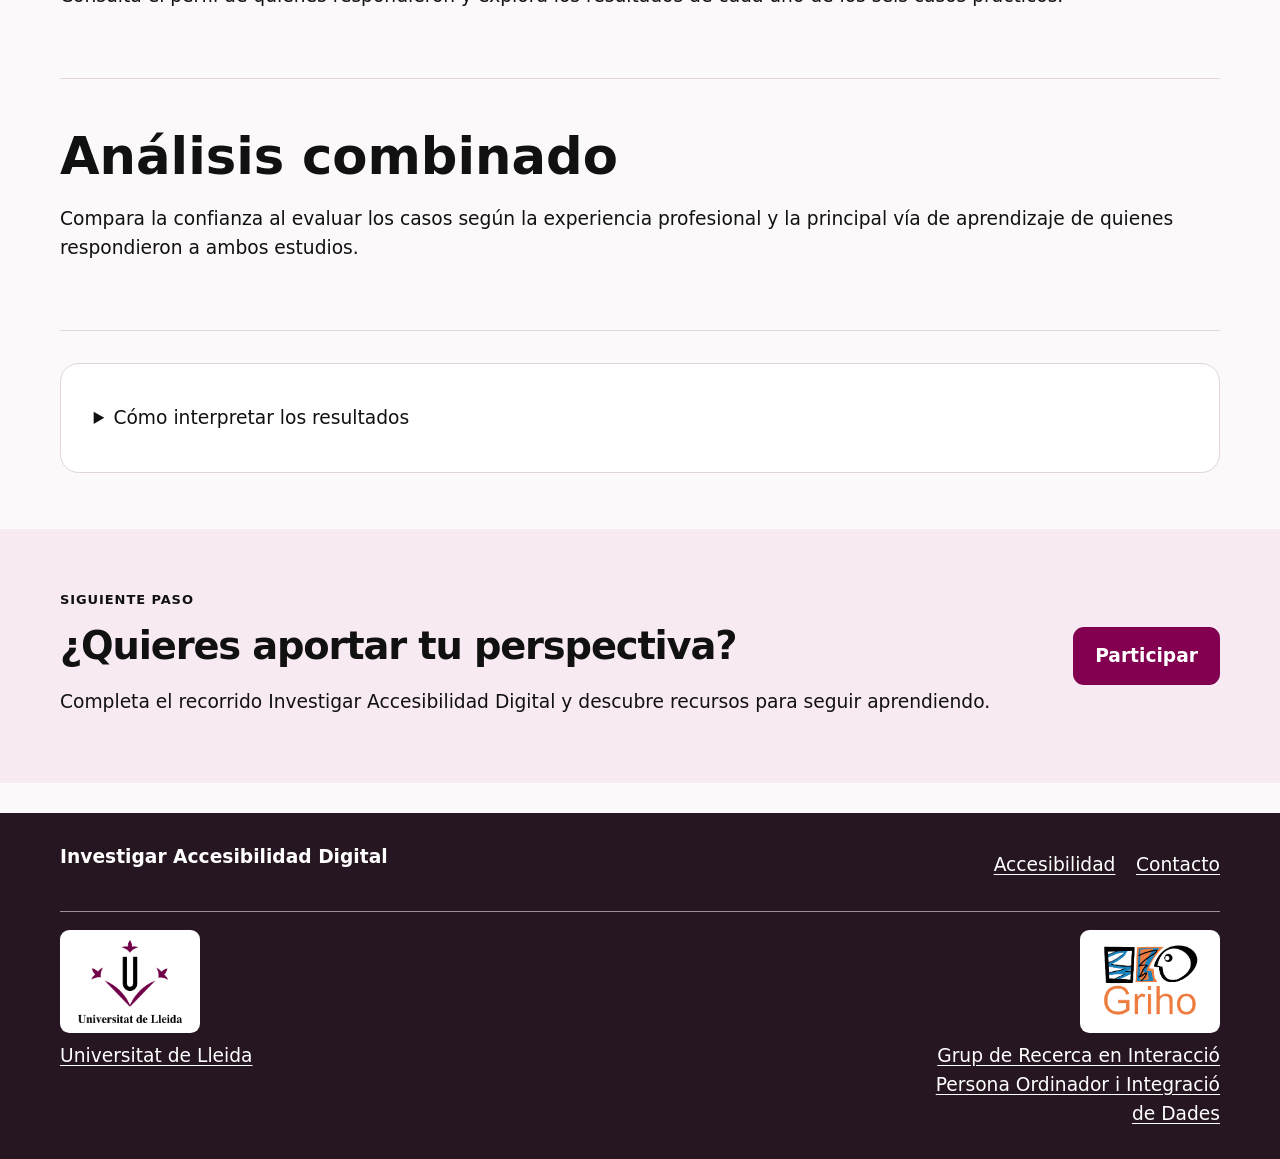
<file: observatorio-estudios.html>
<!doctype html>
<html lang="es">
<head>
<meta charset="utf-8">
<meta name="viewport" content="width=device-width,initial-scale=1">
<meta name="theme-color" content="#830051">
<meta name="description" content="Investigar Accesibilidad Digital: observatorio de competencias en accesibilidad digital.">
<title>Observatorio de profesionales y estudiantes - Investigar Accesibilidad Digital</title>
<link rel="stylesheet" href="styles.css?v=portal-36">
<link rel="stylesheet" href="observatorio.css?v=publico-6">
<link rel="stylesheet" href="observatorio-cuestionario.css?v=5">
</head>
<body>
<a class="skip" href="#contenido">Saltar al contenido</a><div class="topline"></div>
<header class="site-header"><div class="container header-row">
<a href="index.html" class="brand" aria-label="Ir al inicio de Investigar Accesibilidad Digital"><span class="brand-identity"><span class="brand-copy"><strong>Investigar<br><span class="brand-accent">Accesibilidad</span><br><span class="brand-digital">Digital</span></strong></span></span></a>
<nav class="nav" aria-label="Navegación principal"><a href="index.html" data-site-item="inicio">Inicio</a><a href="index.html#estudios" data-site-item="estudios">Estudios</a><a href="index.html#observatorios" data-site-item="observatorios" aria-current="location">Observatorios</a><a href="index.html#proyecto" data-site-item="proyecto">Sobre el proyecto</a></nav>
</div></header>
<nav class="container breadcrumbs" aria-label="Migas de navegación"><ol>
 <li><a href="index.html">Inicio</a></li>
 <li><a href="observatorios.html">Observatorios</a></li>
 <li><span aria-current="page">Resultados</span></li>
</ol></nav>
<main tabindex="-1" id="contenido">
<section class="hero page-hero" aria-labelledby="observatory-title"><div class="container">
<p class="section-label">Observatorios de Accesibilidad Digital</p>
<h1 id="observatory-title">Observatorio de profesionales y estudiantes de la <span class="brand-accent">accesibilidad digital</span></h1>
<p>Consulta los resultados agregados del estudio sobre el perfil, la formación y la experiencia de profesionales y estudiantes, y sobre cómo evalúan barreras de accesibilidad en casos basados en las pautas WCAG.</p>
</div></section>
<div class="container obs">
 <nav class="obs-nav" aria-label="Secciones del Observatorio">
  <a href="observatorio-destacados.html">Hallazgos destacados</a>
  <a href="#resultados-perfil">Perfil, formación y experiencia</a>
  <a href="#resultados-wcag">Comprensión y aplicación de las pautas WCAG</a>
  <a href="#analisis-combinado">Análisis combinado</a>
 </nav>
 <div id="hallazgos" class="obs-section">
  <p id="results-status" role="status">Cargando el Observatorio…</p>
  <div id="results-kpis" class="grid-3"></div>
 </div>
 <section id="resultados-perfil" class="obs-section" tabindex="-1">
  <h2>Estudio 1 · Perfil, formación y experiencia</h2>
  <p>Consulta los resultados por tema, desde el perfil y la práctica profesional hasta el aprendizaje y los conocimientos percibidos.</p>
  <div id="profile-questions"></div>
 </section>
 <section id="resultados-wcag" class="obs-section" tabindex="-1">
  <h2>Estudio 2 · Comprensión y aplicación de las pautas WCAG</h2>
  <p>Consulta el perfil de quienes respondieron y explora los resultados de cada uno de los seis casos prácticos.</p>
  <div id="wcag-questions"></div>
 </section>
 <section id="analisis-combinado" class="obs-section" tabindex="-1">
  <h2>Análisis combinado</h2>
  <p>Compara la confianza al evaluar los casos según la experiencia profesional y la principal vía de aprendizaje de quienes respondieron a ambos estudios.</p>
  <div id="combined-results"></div>
 </section>
 <details class="obs-panel obs-method"><summary>Cómo interpretar los resultados</summary>
  <p>Los porcentajes se calculan sobre quienes respondieron a cada pregunta. En preguntas de selección múltiple pueden sumar más del 100 %. La confianza y la dificultad corresponden a la valoración de los participantes en una escala de 1 a 5.</p>
  <p>Se publican resultados agregados a partir de cinco respuestas y se reservan grupos pequeños. El Observatorio muestra la cobertura de las preguntas abiertas y sobre discapacidad cuando se alcanza el mínimo. Los correos y las respuestas en texto libre permanecen en la hoja privada.</p>
 </details>
 <noscript><p class="notice">Activa JavaScript para consultar las preguntas y los resultados agregados del Observatorio.</p></noscript>
</div>
<section class="section closing-cta"><div class="container cta-grid"><div><p class="section-label">Siguiente paso</p><h2>¿Quieres aportar tu perspectiva?</h2><p>Completa el recorrido Investigar Accesibilidad Digital y descubre recursos para seguir aprendiendo.</p></div><div class="button-row"><a href="participa-estudios.html" class="button">Participar</a></div></div></section>
</main>
<footer class="footer">
 <div class="container footer-row">
  <div><strong>Investigar Accesibilidad Digital</strong></div>
  <nav class="portal-footer-links" aria-label="Enlaces del pie de página">
   <a href="accesibilidad.html">Accesibilidad</a>
   <a href="sobre-el-proyecto.html#contacto">Contacto</a>
  </nav>
 </div>
 <div class="container footer-institutions">
  <a class="footer-institution" href="https://www.udl.cat/">
   <span class="footer-institution-logo"><img src="assets/logo-udl.png" width="4629" height="3642" alt="" loading="lazy" decoding="async"></span>
   <span class="footer-institution-name" lang="ca">Universitat de Lleida</span>
  </a>
  <a class="footer-institution" href="https://griho.udl.cat/">
   <span class="footer-institution-logo"><img src="assets/logo-griho.png" width="335" height="255" alt="" loading="lazy" decoding="async"></span>
   <span class="footer-institution-name" lang="ca">Grup de Recerca en Interacció Persona Ordinador i Integració de Dades</span>
  </a>
 </div>
</footer>
<script src="texto-portal.js" defer></script>
<script src="observatorio-estudios.js?v=6" defer></script>
<script src="mobile-nav.js?v=secciones-5"></script><nav class="mobile-bottom-nav" aria-label="Navegación móvil principal">
 <a href="index.html" data-mobile-item="inicio"><span class="mobile-nav-icon"><svg viewBox="0 0 24 24" fill="none" stroke="currentColor" stroke-width="1.9" stroke-linecap="round" stroke-linejoin="round" aria-hidden="true" focusable="false"><path d="m3 10 9-7 9 7v10a1 1 0 0 1-1 1h-5v-7H9v7H4a1 1 0 0 1-1-1z"/></svg></span><span>Inicio</span></a>
 <a href="index.html#estudios" data-mobile-item="estudios"><span class="mobile-nav-icon"><svg viewBox="0 0 24 24" fill="none" stroke="currentColor" stroke-width="1.9" stroke-linecap="round" stroke-linejoin="round" aria-hidden="true" focusable="false"><rect x="5" y="4.5" width="14" height="16" rx="2"/><path d="M9 4.5v-1h6v1M9 11h6M9 15h4"/></svg></span><span>Estudios</span></a>
 <a href="index.html#observatorios" data-mobile-item="observatorios"><span class="mobile-nav-icon"><svg viewBox="0 0 24 24" fill="none" stroke="currentColor" stroke-width="1.9" stroke-linecap="round" stroke-linejoin="round" aria-hidden="true" focusable="false"><path d="M3 20h18M5 17v-6h4v6M10 17V5h4v12M15 17V9h4v8"/><path d="M5 11h4M10 5h4M15 9h4"/></svg></span><span>Observatorios</span></a>
 <a href="index.html#proyecto" data-mobile-item="proyecto"><span class="mobile-nav-icon"><svg viewBox="0 0 24 24" fill="none" stroke="currentColor" stroke-width="1.9" stroke-linecap="round" stroke-linejoin="round" aria-hidden="true" focusable="false"><path d="M12 6.5C9.5 5 6.5 5 3 6v13c3.5-1 6.5-1 9 .5 2.5-1.5 5.5-1.5 9-.5V6c-3.5-1-6.5-1-9 .5Z"/><path d="M12 6.5v13"/></svg></span><span>Sobre el proyecto</span></a>

 </nav></body></html>
</file>
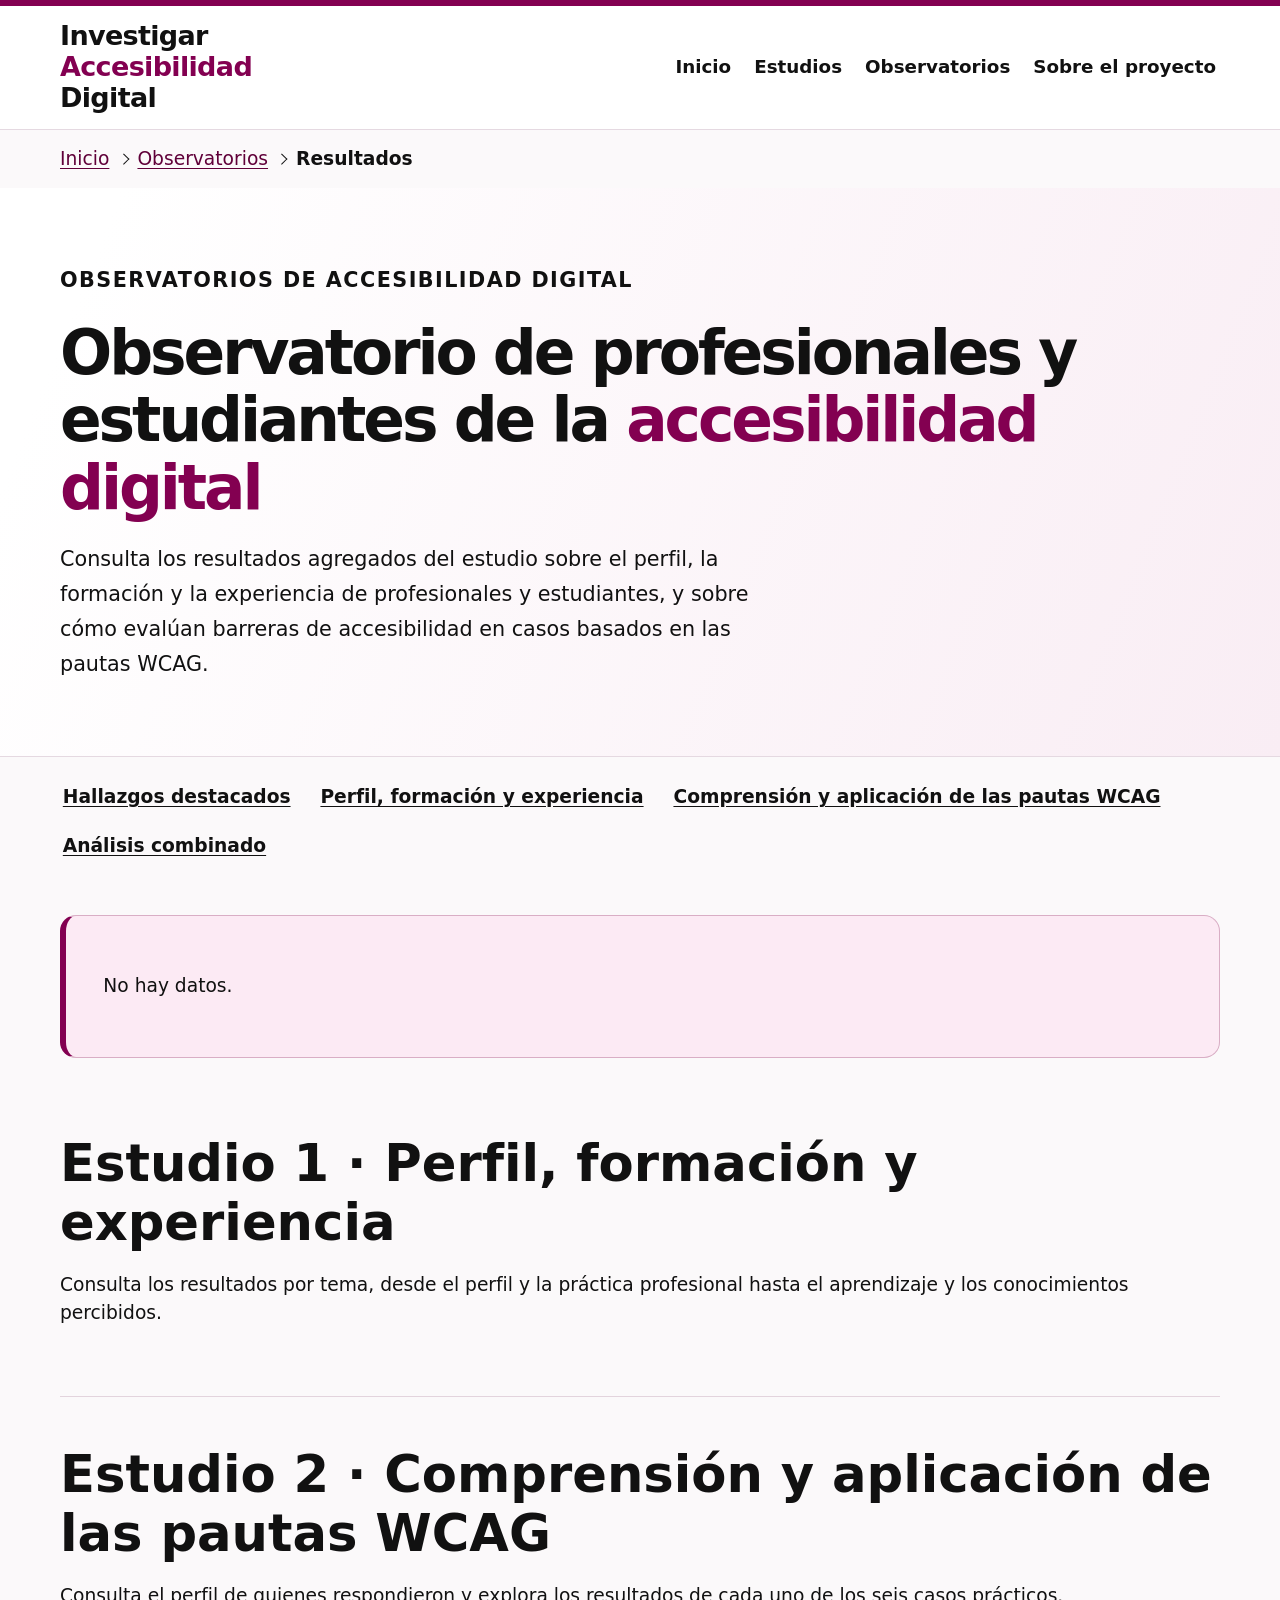
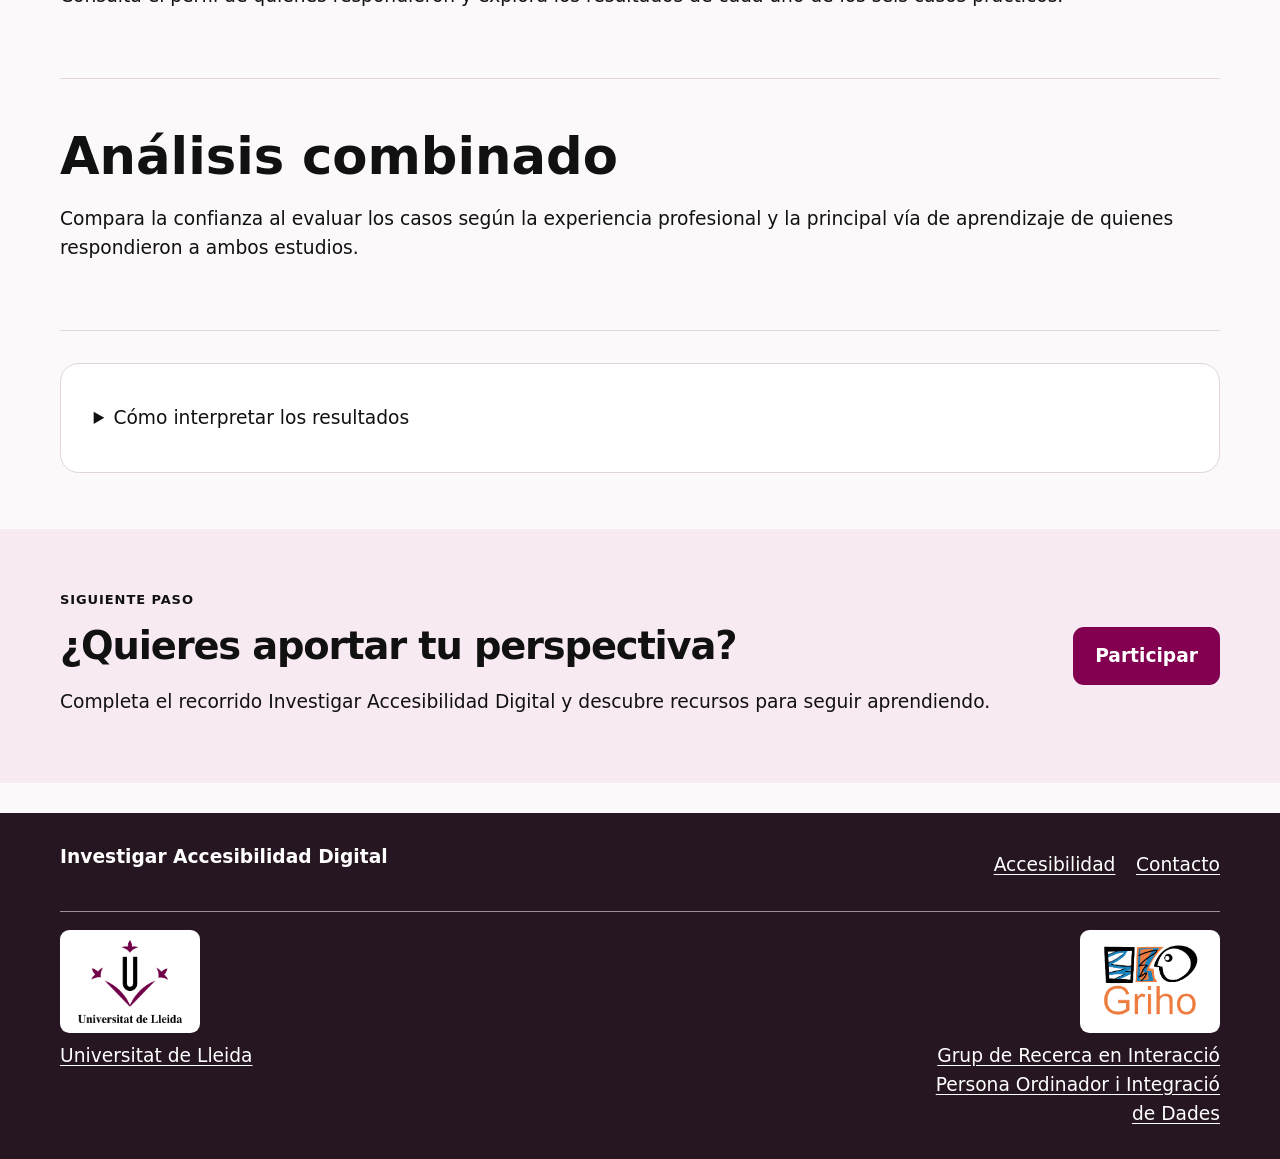
<file: observatorio.html>
<!doctype html>
<html lang="es">
<head>
 <meta charset="utf-8">
 <meta name="viewport" content="width=device-width, initial-scale=1">
 <title>Acceso al Observatorio - Investigar Accesibilidad Digital</title>
 <script>location.replace('observatorio-estudios.html');</script>
</head>
<body>
 <main>
  <h1>Acceso al Observatorio</h1>
  <p><a href="observatorio-estudios.html">Consultar los resultados de los estudios</a></p>
 </main>
</body>
</html>
</file>
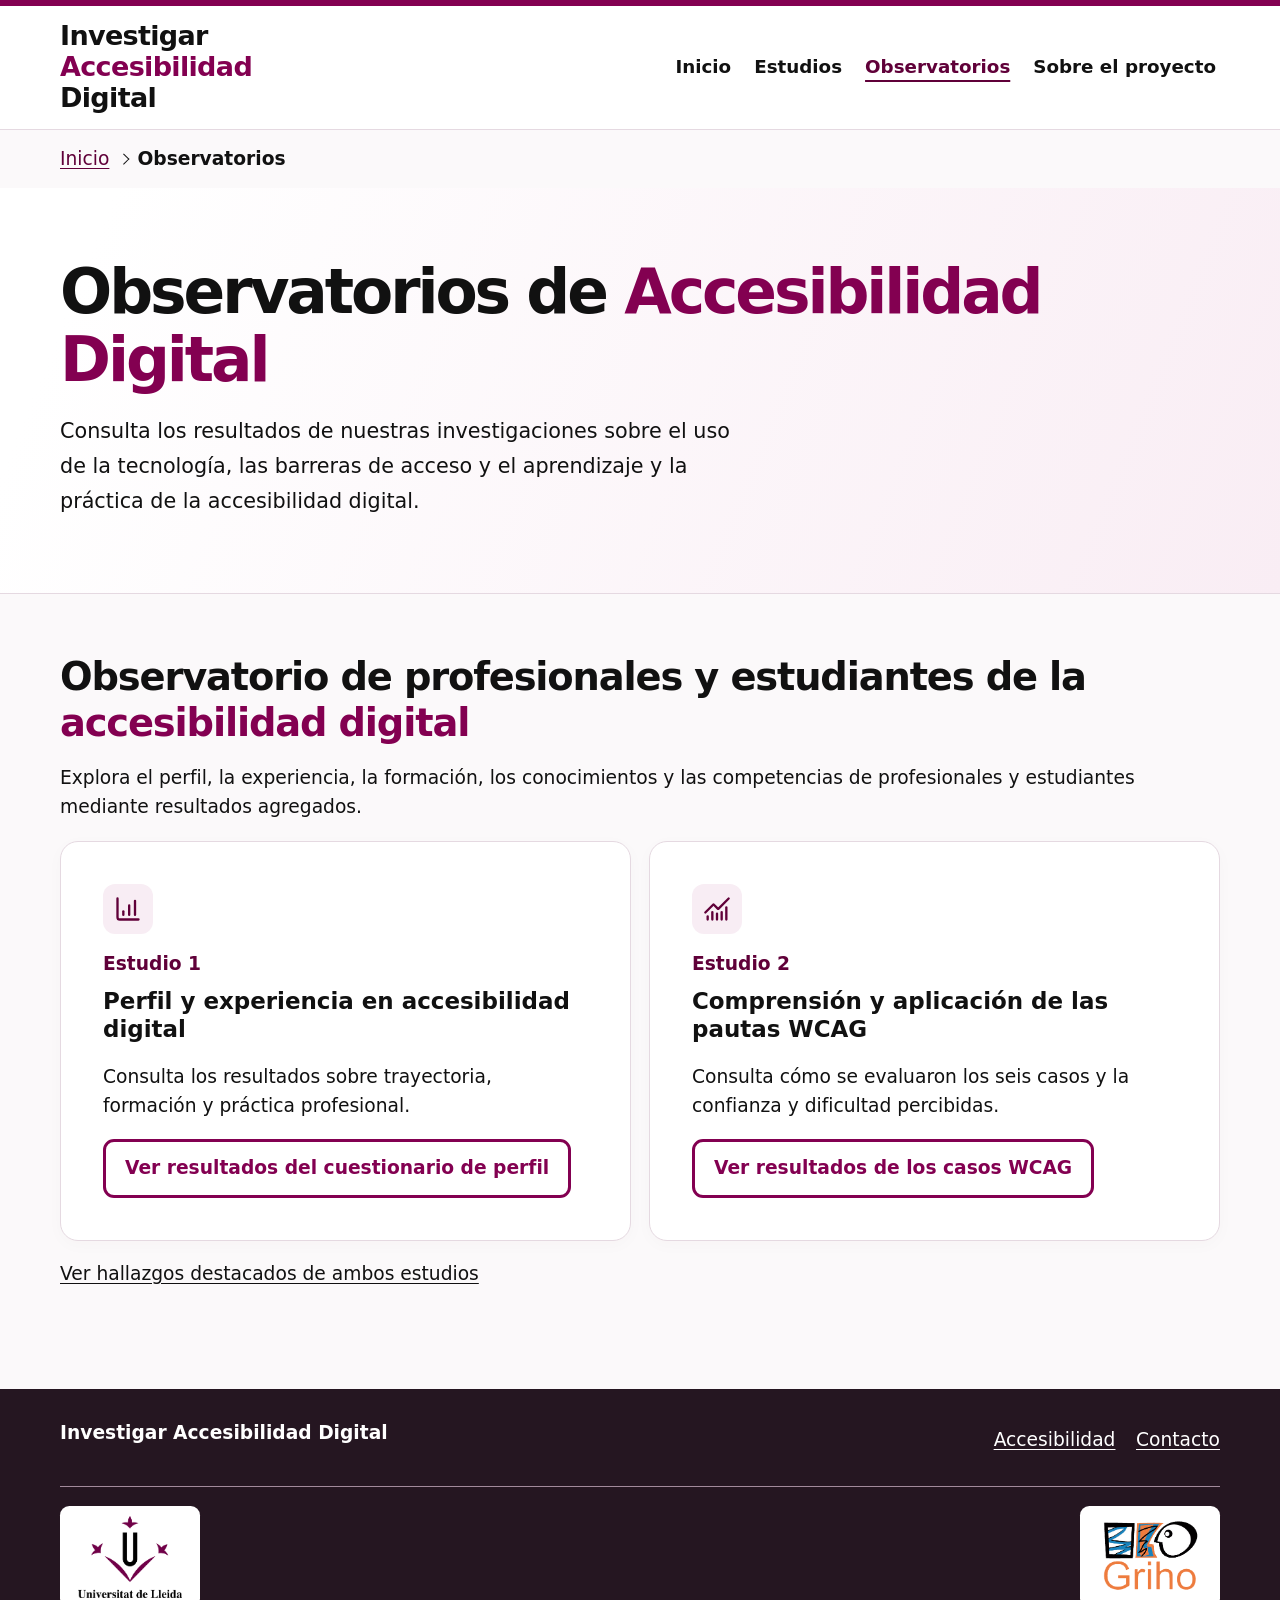
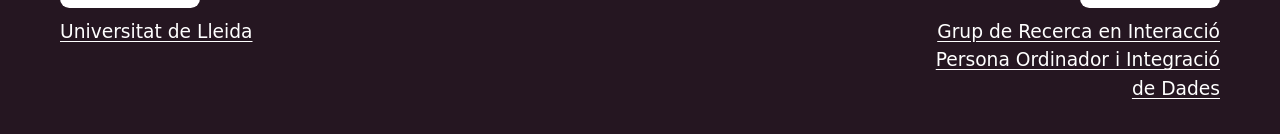
<file: observatorios.html>
<!doctype html>
<html lang="es">
<head><meta charset="utf-8"><meta name="viewport" content="width=device-width,initial-scale=1"><meta name="theme-color" content="#830051"><meta name="description" content="Consulta los observatorios y los resultados de las investigaciones del portal."><title>Observatorios - Investigar Accesibilidad Digital</title><link rel="stylesheet" href="styles.css?v=portal-36"></head>
<body><a class="skip" href="#contenido">Saltar al contenido</a><div class="topline"></div>
<header class="site-header"><div class="container header-row"><a class="brand" href="index.html" aria-label="Ir al inicio de Investigar Accesibilidad Digital"><span class="brand-identity"><span class="brand-copy"><strong>Investigar<br><span class="brand-accent">Accesibilidad</span><br><span class="brand-digital">Digital</span></strong></span></span></a><nav class="nav" aria-label="Navegación principal"><a href="index.html" data-site-item="inicio">Inicio</a><a href="index.html#estudios" data-site-item="estudios">Estudios</a><a href="index.html#observatorios" data-site-item="observatorios" aria-current="page">Observatorios</a><a href="index.html#proyecto" data-site-item="proyecto">Sobre el proyecto</a></nav></div></header>
<nav class="container breadcrumbs" aria-label="Migas de navegación"><ol>
 <li><a href="index.html">Inicio</a></li>
 <li><span aria-current="page">Observatorios</span></li>
</ol></nav>
<main tabindex="-1" id="contenido">
<section class="hero page-hero" aria-labelledby="observatories-title">
 <div class="container">
  <h1 id="observatories-title">Observatorios de <span class="brand-accent">Accesibilidad Digital</span></h1>
  <p>Consulta los resultados de nuestras investigaciones sobre el uso de la tecnología, las barreras de acceso y el aprendizaje y la práctica de la accesibilidad digital.</p>
 </div>
</section>
<div class="container">
 <section id="profesionales-estudiantes" class="section portal-directory-section" aria-labelledby="professionals-title" tabindex="-1">
  <h2 id="professionals-title">Observatorio de profesionales y estudiantes de la <span class="brand-accent">accesibilidad digital</span></h2>
  <p>Explora el perfil, la experiencia, la formación, los conocimientos y las competencias de profesionales y estudiantes mediante resultados agregados.</p>
  <div class="grid-2">
    <article class="card home-study-preview" aria-labelledby="results-card-profile">
     <span class="landing-card-icon"><svg xmlns="http://www.w3.org/2000/svg" width="24" height="24" viewBox="0 0 24 24" fill="none" stroke="currentColor" stroke-width="2" stroke-linecap="round" stroke-linejoin="round"  aria-hidden="true" focusable="false"><path d="M13 17V9" /><path d="M18 17V5" /><path d="M3 3v16a2 2 0 0 0 2 2h16" /><path d="M8 17v-3" /></svg></span>
     <p class="landing-study-label">Estudio 1</p>
     <h3 id="results-card-profile">Perfil y experiencia en accesibilidad digital</h3>
     <p>Consulta los resultados sobre trayectoria, formación y práctica profesional.</p>
     <a class="button outline" href="observatorio-estudio-1.html">Ver resultados del cuestionario de perfil</a>
    </article>
    <article class="card home-study-preview" aria-labelledby="results-card-wcag">
     <span class="landing-card-icon"><svg xmlns="http://www.w3.org/2000/svg" width="24" height="24" viewBox="0 0 24 24" fill="none" stroke="currentColor" stroke-width="2" stroke-linecap="round" stroke-linejoin="round"  aria-hidden="true" focusable="false"><path d="M12 16v5" /><path d="M16 14.639V21" /><path d="M20 10.656V21" /><path d="m22 3-8.646 8.646a.5.5 0 0 1-.708 0L9.354 8.354a.5.5 0 0 0-.707 0L2 15" /><path d="M4 18.463V21" /><path d="M8 14.656V21" /></svg></span>
     <p class="landing-study-label">Estudio 2</p>
     <h3 id="results-card-wcag">Comprensión y aplicación de las pautas WCAG</h3>
     <p>Consulta cómo se evaluaron los seis casos y la confianza y dificultad percibidas.</p>
     <a class="button outline" href="observatorio-estudio-2.html">Ver resultados de los casos WCAG</a>
    </article>
   </div>
  <p><a href="observatorio-destacados.html">Ver hallazgos destacados de ambos estudios</a></p>
 </section>
</div>
</main><footer class="footer">
 <div class="container footer-row">
  <div><strong>Investigar Accesibilidad Digital</strong></div>
  <nav class="portal-footer-links" aria-label="Enlaces del pie de página">
   <a href="accesibilidad.html">Accesibilidad</a>
   <a href="sobre-el-proyecto.html#contacto">Contacto</a>
  </nav>
 </div>
 <div class="container footer-institutions">
  <a class="footer-institution" href="https://www.udl.cat/">
   <span class="footer-institution-logo"><img src="assets/logo-udl.png" width="4629" height="3642" alt="" loading="lazy" decoding="async"></span>
   <span class="footer-institution-name" lang="ca">Universitat de Lleida</span>
  </a>
  <a class="footer-institution" href="https://griho.udl.cat/">
   <span class="footer-institution-logo"><img src="assets/logo-griho.png" width="335" height="255" alt="" loading="lazy" decoding="async"></span>
   <span class="footer-institution-name" lang="ca">Grup de Recerca en Interacció Persona Ordinador i Integració de Dades</span>
  </a>
 </div>
</footer>

<script src="mobile-nav.js?v=secciones-5"></script>
<nav class="mobile-bottom-nav" aria-label="Navegación móvil principal">
 <a href="index.html" data-mobile-item="inicio"><span class="mobile-nav-icon"><svg viewBox="0 0 24 24" fill="none" stroke="currentColor" stroke-width="1.9" stroke-linecap="round" stroke-linejoin="round" aria-hidden="true" focusable="false"><path d="m3 10 9-7 9 7v10a1 1 0 0 1-1 1h-5v-7H9v7H4a1 1 0 0 1-1-1z"/></svg></span><span>Inicio</span></a>
 <a href="index.html#estudios" data-mobile-item="estudios"><span class="mobile-nav-icon"><svg viewBox="0 0 24 24" fill="none" stroke="currentColor" stroke-width="1.9" stroke-linecap="round" stroke-linejoin="round" aria-hidden="true" focusable="false"><rect x="5" y="4.5" width="14" height="16" rx="2"/><path d="M9 4.5v-1h6v1M9 11h6M9 15h4"/></svg></span><span>Estudios</span></a>
 <a href="index.html#observatorios" data-mobile-item="observatorios" aria-current="page"><span class="mobile-nav-icon"><svg viewBox="0 0 24 24" fill="none" stroke="currentColor" stroke-width="1.9" stroke-linecap="round" stroke-linejoin="round" aria-hidden="true" focusable="false"><path d="M3 20h18M5 17v-6h4v6M10 17V5h4v12M15 17V9h4v8"/><path d="M5 11h4M10 5h4M15 9h4"/></svg></span><span>Observatorios</span></a>
 <a href="index.html#proyecto" data-mobile-item="proyecto"><span class="mobile-nav-icon"><svg viewBox="0 0 24 24" fill="none" stroke="currentColor" stroke-width="1.9" stroke-linecap="round" stroke-linejoin="round" aria-hidden="true" focusable="false"><path d="M12 6.5C9.5 5 6.5 5 3 6v13c3.5-1 6.5-1 9 .5 2.5-1.5 5.5-1.5 9-.5V6c-3.5-1-6.5-1-9 .5Z"/><path d="M12 6.5v13"/></svg></span><span>Sobre el proyecto</span></a>

 </nav></body></html>
</file>
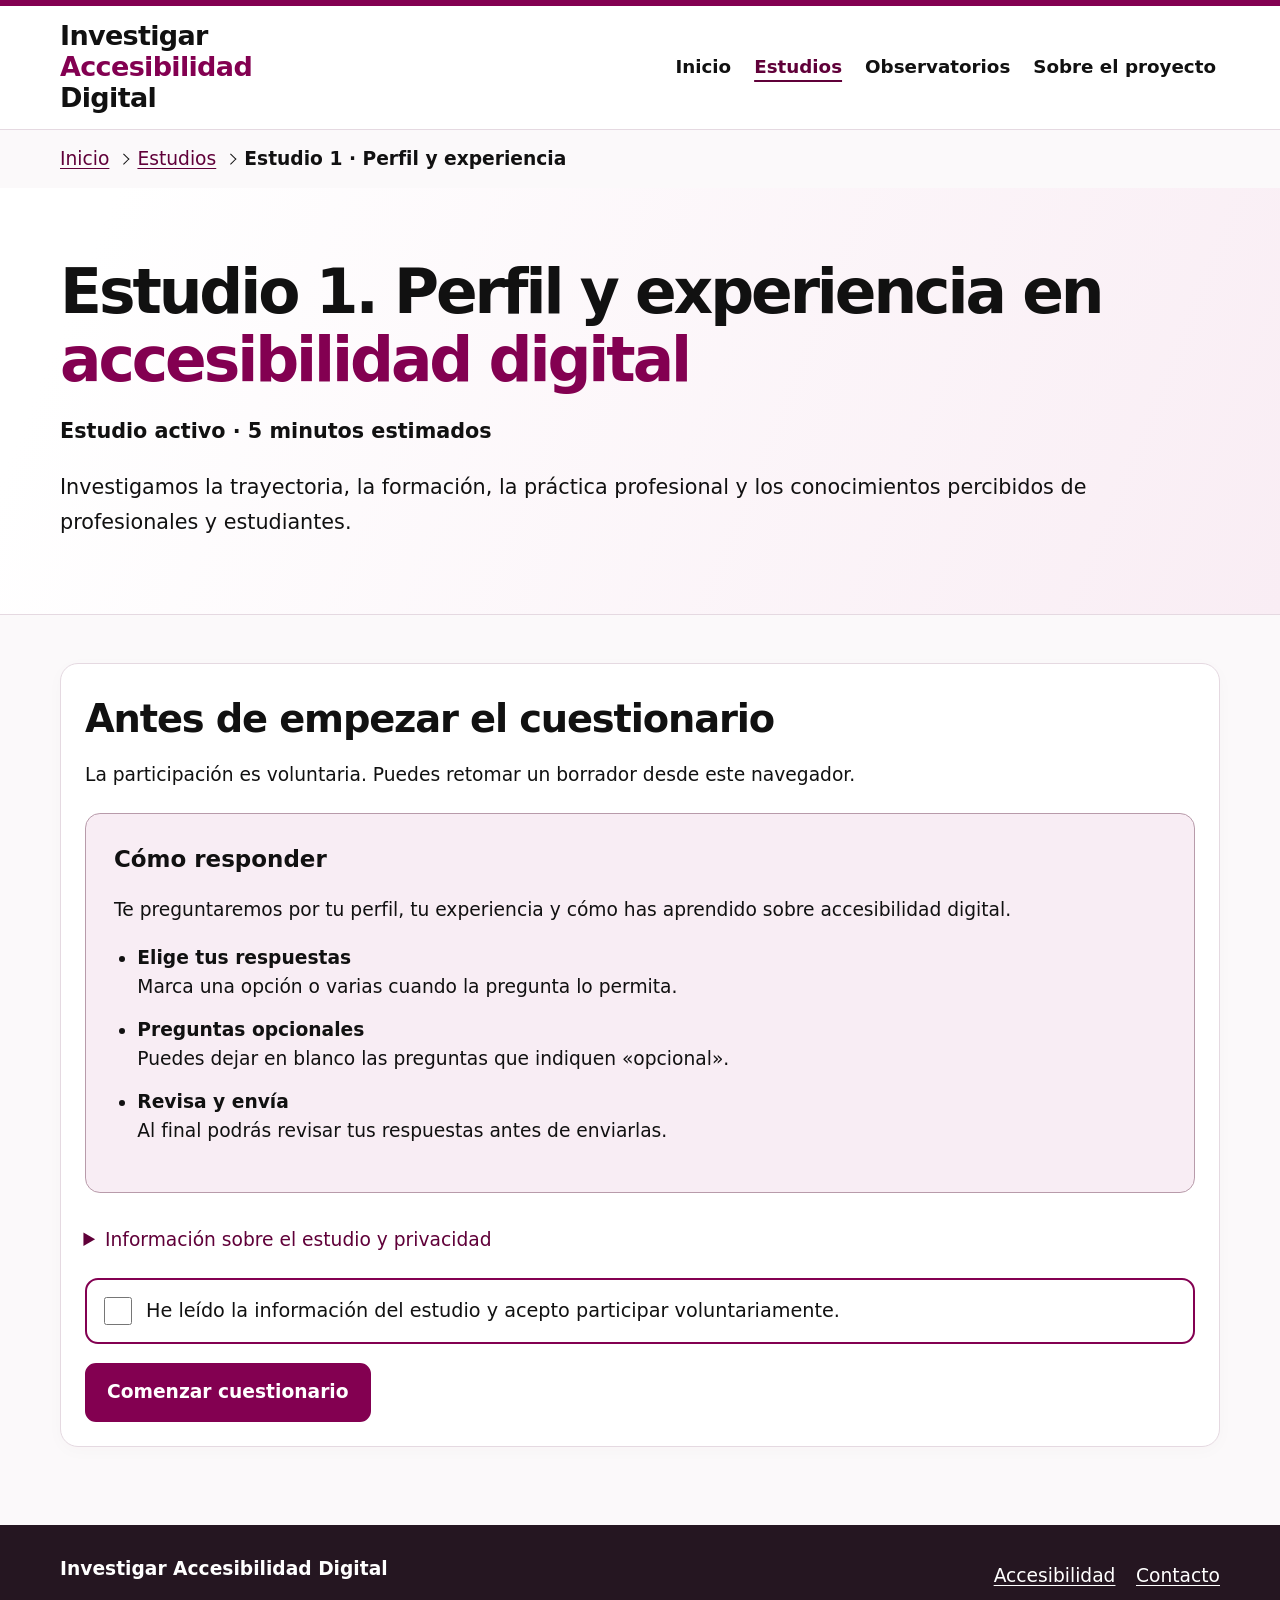
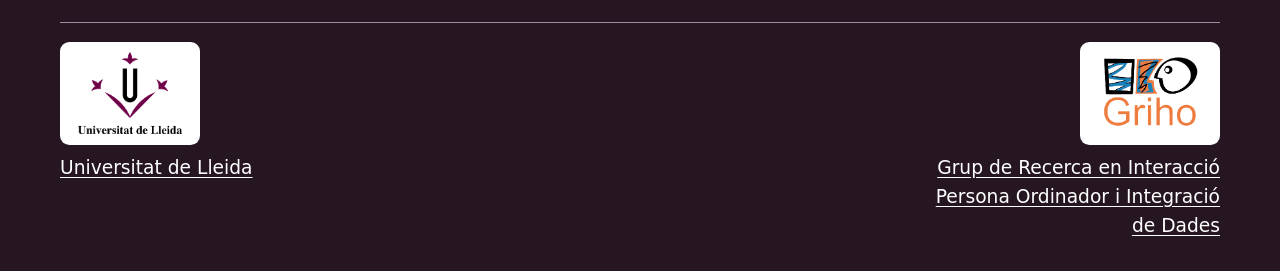
<file: participa-estudios.html>
<!doctype html>
<html lang="es">
<head><script async src="https://www.googletagmanager.com/gtm.js?id=GTM-K9CCS3W3"></script><script>window.dataLayer = window.dataLayer || []; function gtag(){dataLayer.push(arguments);} gtag('js', new Date());</script><meta charset="utf-8"><meta name="viewport" content="width=device-width,initial-scale=1"><meta name="theme-color" content="#830051"><meta name="description" content="Participa en estudios sobre perfil, formación y experiencia profesional, y sobre comprensión, interpretación y evaluación de las pautas WCAG."><title>Estudios y participación - Investigar Accesibilidad Digital</title><link rel="stylesheet" href="styles.css?v=portal-38"><link rel="stylesheet" href="cuestionario-v15.css?v=47"></head>
<body><a class="skip" href="#contenido">Saltar al contenido</a><div class="topline"></div>
<header class="site-header"><div class="container header-row"><a class="brand" href="index.html" aria-label="Ir al inicio de Investigar Accesibilidad Digital"><span class="brand-identity"><span class="brand-copy"><strong>Investigar<br><span class="brand-accent">Accesibilidad</span><br><span class="brand-digital">Digital</span></strong></span></span></a><nav class="nav" aria-label="Navegación principal"><a href="index.html" data-site-item="inicio">Inicio</a><a href="index.html#estudios" data-site-item="estudios" aria-current="location">Estudios</a><a href="index.html#observatorios" data-site-item="observatorios">Observatorios</a><a href="index.html#proyecto" data-site-item="proyecto">Sobre el proyecto</a></nav></div></header>
<nav class="container breadcrumbs" aria-label="Migas de navegación"><ol>
 <li><a href="index.html">Inicio</a></li>
 <li><a href="estudios.html">Estudios</a></li>
 <li><span aria-current="page" id="study-crumb">Cuestionario</span></li>
</ol></nav>
<main id="contenido" tabindex="-1">
 <section class="hero page-hero" aria-labelledby="study-title"><div class="container hero-wide-copy"><div class="hero-copy-block">
  <h1 id="study-title">Participar en la investigación</h1>
  <p id="study-meta" class="home-study-status"></p>
  <p id="study-description">Cargando el estudio…</p>
 </div></div></section>
 <p id="study-status" class="study-status-banner" role="status" aria-atomic="true"></p>
 <div class="container section">
  <!-- a11y: needs manual verification — comprobar los anuncios con lector de pantalla y revisar la sincronización de los subtítulos con el audio y comprobar el foco con teclado virtual en iOS y Android. -->
  <section id="study-introduction" class="card" aria-labelledby="intro-title" hidden>
   <h2 id="intro-title">Antes de empezar el cuestionario</h2>
   <p id="study-notice"></p>
   <section id="study-case-intro" class="study-case-intro" aria-labelledby="study-case-intro-title" hidden>
    <h3 id="study-case-intro-title"></h3>
    <div id="study-case-intro-copy"></div>
    <ul id="study-case-rules"></ul>
    <div id="study-case-intro-notes" hidden>
     <p>Al aceptar participar, confirmas que has leído estas instrucciones.</p>
    </div>
   </section>
   <details id="privacidad" class="study-legal">
    <summary>Información sobre el estudio y privacidad</summary>
    <div id="privacy-copy" class="study-legal-content"></div>
   </details>
   <form id="study-consent" novalidate>
    <label class="study-acceptance"><input type="checkbox" id="study-agreement" required aria-describedby="consent-error"><span id="agreement-label"></span></label>
    <p id="consent-error" role="alert"></p>
    <button class="button" type="submit">Comenzar cuestionario</button>
   </form>
  </section>
  <div id="study-wizard" class="wizard-wrap" hidden>
   <nav class="card step-nav" aria-label="Pasos del estudio"><strong>Tu recorrido</strong><ul id="study-steps"></ul></nav>
   <section class="card" aria-labelledby="current-step">
    <h2 id="current-step" tabindex="-1"></h2>
    <p id="step-announcement" role="status"></p>
    <form id="study-answers" class="research-form" novalidate>
     <div id="study-panels"></div>
   <section id="study-contact" aria-labelledby="current-step" hidden>
    
    <p id="email-copy"></p>
    <div class="questionnaire-field">
     <label for="contact-email" id="email-label"></label>
     <input id="contact-email" type="email" autocomplete="email" maxlength="254" aria-describedby="contact-email-error">
     <p id="contact-email-error" class="questionnaire-error" role="alert"></p>
     <label class="study-acceptance"><input id="contact-consent" type="checkbox" aria-describedby="contact-error"><span id="contact-label"></span></label>
     <p id="contact-error" role="alert" tabindex="-1"></p>
     <div class="button-row">
      <button id="contact-submit" type="button" class="button"></button>
      <button id="contact-skip" type="button" class="button ghost"></button>
     </div>
    </div>
   </section>
     <p id="submission-error" role="alert" tabindex="-1"></p>
     <p id="submission-progress" class="submission-progress" role="status" aria-live="polite" aria-atomic="true" hidden><span class="submission-spinner" aria-hidden="true"></span><span>Enviando tus respuestas… Espera un momento y no cierres esta página.</span></p>
     <div class="wizard-action">
      <button id="study-back" class="button ghost" type="button">← Anterior</button>
      <button id="study-next" class="button" type="submit">Continuar →</button>
     </div>
    </form>
   </section>
  </div>
  <section class="card" id="study-invitation" aria-labelledby="invitation-title" hidden>
   <h2 id="invitation-title" tabindex="-1"></h2>
   <p id="invitation-description" role="status"></p>
   <section id="invitation-next-study" aria-labelledby="invitation-question">
    <h3 id="invitation-question"></h3>
    <p id="invitation-text"></p>
    <div class="button-row">
     <a id="invite-e2" class="button" href="participa-estudios.html?estudio=E2"></a>
     <a id="repeat-profile" class="button ghost" href="participa-estudios.html?repetir=1" hidden>Volver a responder el Estudio 1</a>
     <a id="invite-finish" class="button outline" href="index.html"></a>
    </div>
   </section>
  </section>
  <section class="card" id="study-completion" aria-labelledby="completion-title" hidden>
   <h2 id="completion-title" tabindex="-1"></h2>
   <p id="completion-copy"></p>
   <section id="case-results" class="case-results" aria-labelledby="case-results-title" aria-live="polite" aria-atomic="false" hidden>
    <h3 id="case-results-title">Resultados de tu evaluación de los casos WCAG</h3>
    <p class="case-results-intro">Tu puntuación refleja los aciertos obtenidos en la evaluación de los seis casos prácticos.</p>
    <div class="case-score-card">
     <p><strong>Puntuación obtenida según las respuestas indicadas</strong></p>
     <p id="case-score" class="case-score-value"></p>
     <p id="case-score-count"></p>
     <p class="case-score-note">Cada caso acertado aporta una sexta parte de los 10 puntos. La puntuación se redondea a un decimal.</p>
    </div>
    <ol id="case-results-list" class="case-feedback-list"></ol>
   </section>
   <p id="case-results-unavailable" class="notice" role="status" hidden>Las respuestas se han guardado, pero el servicio todavía no ha devuelto la corrección individual. El equipo debe actualizar la implementación de Apps Script para mostrarla.</p>
   <section id="case-study-context" class="case-study-context" aria-labelledby="case-study-context-title" hidden>
    <h3 id="case-study-context-title">Sobre los casos evaluados</h3>
    <p>Los casos incluidos en este estudio se han seleccionado a partir de investigaciones previas realizadas por nuestro equipo de investigación sobre la comprensión, interpretación y aplicación de las pautas de accesibilidad WCAG.</p>
    <p>Si quieres conocer el origen de este estudio y las investigaciones que lo fundamentan, consulta <a href="sobre-el-proyecto.html#research-history">las investigaciones que fundamentan el proyecto</a>.</p>
   </section>
   <p id="completion-email" hidden><strong>Correo electrónico guardado</strong><br><span id="completion-email-value"></span></p>
   <section id="study-courses" aria-labelledby="study-courses-title" hidden>
    <h3 id="study-courses-title">Mejora tus competencias aprendiendo sobre accesibilidad digital</h3>
    <p>Te proponemos este curso según tu perfil.</p>
    <ul id="study-course-list"></ul>
   </section>
   <section aria-labelledby="results-title">
    <h3 id="results-title"></h3>
    <p id="results-copy"></p>
    <div class="button-row"><a id="repeat-completed" class="button outline" href="estudios.html" hidden>Volver a responder el cuestionario</a><a class="button outline" id="results-link" href="index.html#observatorios"></a><a class="button ghost" id="home-link" href="index.html"></a></div>
   </section>
  </section>
 </div>
</main><footer class="footer">
 <div class="container footer-row">
  <div><strong>Investigar Accesibilidad Digital</strong></div>
  <nav class="portal-footer-links" aria-label="Enlaces del pie de página">
   <a href="accesibilidad.html">Accesibilidad</a>
   <a href="sobre-el-proyecto.html#contacto">Contacto</a>
  </nav>
 </div>
 <div class="container footer-institutions">
  <a class="footer-institution" href="https://www.udl.cat/">
   <span class="footer-institution-logo"><img src="assets/logo-udl.png" width="4629" height="3642" alt="" loading="lazy" decoding="async"></span>
   <span class="footer-institution-name" lang="ca">Universitat de Lleida</span>
  </a>
  <a class="footer-institution" href="https://griho.udl.cat/">
   <span class="footer-institution-logo"><img src="assets/logo-griho.png" width="335" height="255" alt="" loading="lazy" decoding="async"></span>
   <span class="footer-institution-name" lang="ca">Grup de Recerca en Interacció Persona Ordinador i Integració de Dades</span>
  </a>
 </div>
</footer>

<script src="mobile-nav.js?v=secciones-5"></script>
<nav class="mobile-bottom-nav" aria-label="Navegación móvil principal">
 <a href="index.html" data-mobile-item="inicio"><span class="mobile-nav-icon"><svg viewBox="0 0 24 24" fill="none" stroke="currentColor" stroke-width="1.9" stroke-linecap="round" stroke-linejoin="round" aria-hidden="true" focusable="false"><path d="m3 10 9-7 9 7v10a1 1 0 0 1-1 1h-5v-7H9v7H4a1 1 0 0 1-1-1z"/></svg></span><span>Inicio</span></a>
 <a href="index.html#estudios" data-mobile-item="estudios" aria-current="location"><span class="mobile-nav-icon"><svg viewBox="0 0 24 24" fill="none" stroke="currentColor" stroke-width="1.9" stroke-linecap="round" stroke-linejoin="round" aria-hidden="true" focusable="false"><rect x="5" y="4.5" width="14" height="16" rx="2"/><path d="M9 4.5v-1h6v1M9 11h6M9 15h4"/></svg></span><span>Estudios</span></a>
 <a href="index.html#observatorios" data-mobile-item="observatorios"><span class="mobile-nav-icon"><svg viewBox="0 0 24 24" fill="none" stroke="currentColor" stroke-width="1.9" stroke-linecap="round" stroke-linejoin="round" aria-hidden="true" focusable="false"><path d="M3 20h18M5 17v-6h4v6M10 17V5h4v12M15 17V9h4v8"/><path d="M5 11h4M10 5h4M15 9h4"/></svg></span><span>Observatorios</span></a>
 <a href="index.html#proyecto" data-mobile-item="proyecto"><span class="mobile-nav-icon"><svg viewBox="0 0 24 24" fill="none" stroke="currentColor" stroke-width="1.9" stroke-linecap="round" stroke-linejoin="round" aria-hidden="true" focusable="false"><path d="M12 6.5C9.5 5 6.5 5 3 6v13c3.5-1 6.5-1 9 .5 2.5-1.5 5.5-1.5 9-.5V6c-3.5-1-6.5-1-9 .5Z"/><path d="M12 6.5v13"/></svg></span><span>Sobre el proyecto</span></a>

 </nav><script src="texto-portal.js" defer></script><script src="estudios-cuestionario.js?v=70" defer></script></body></html>
</file>
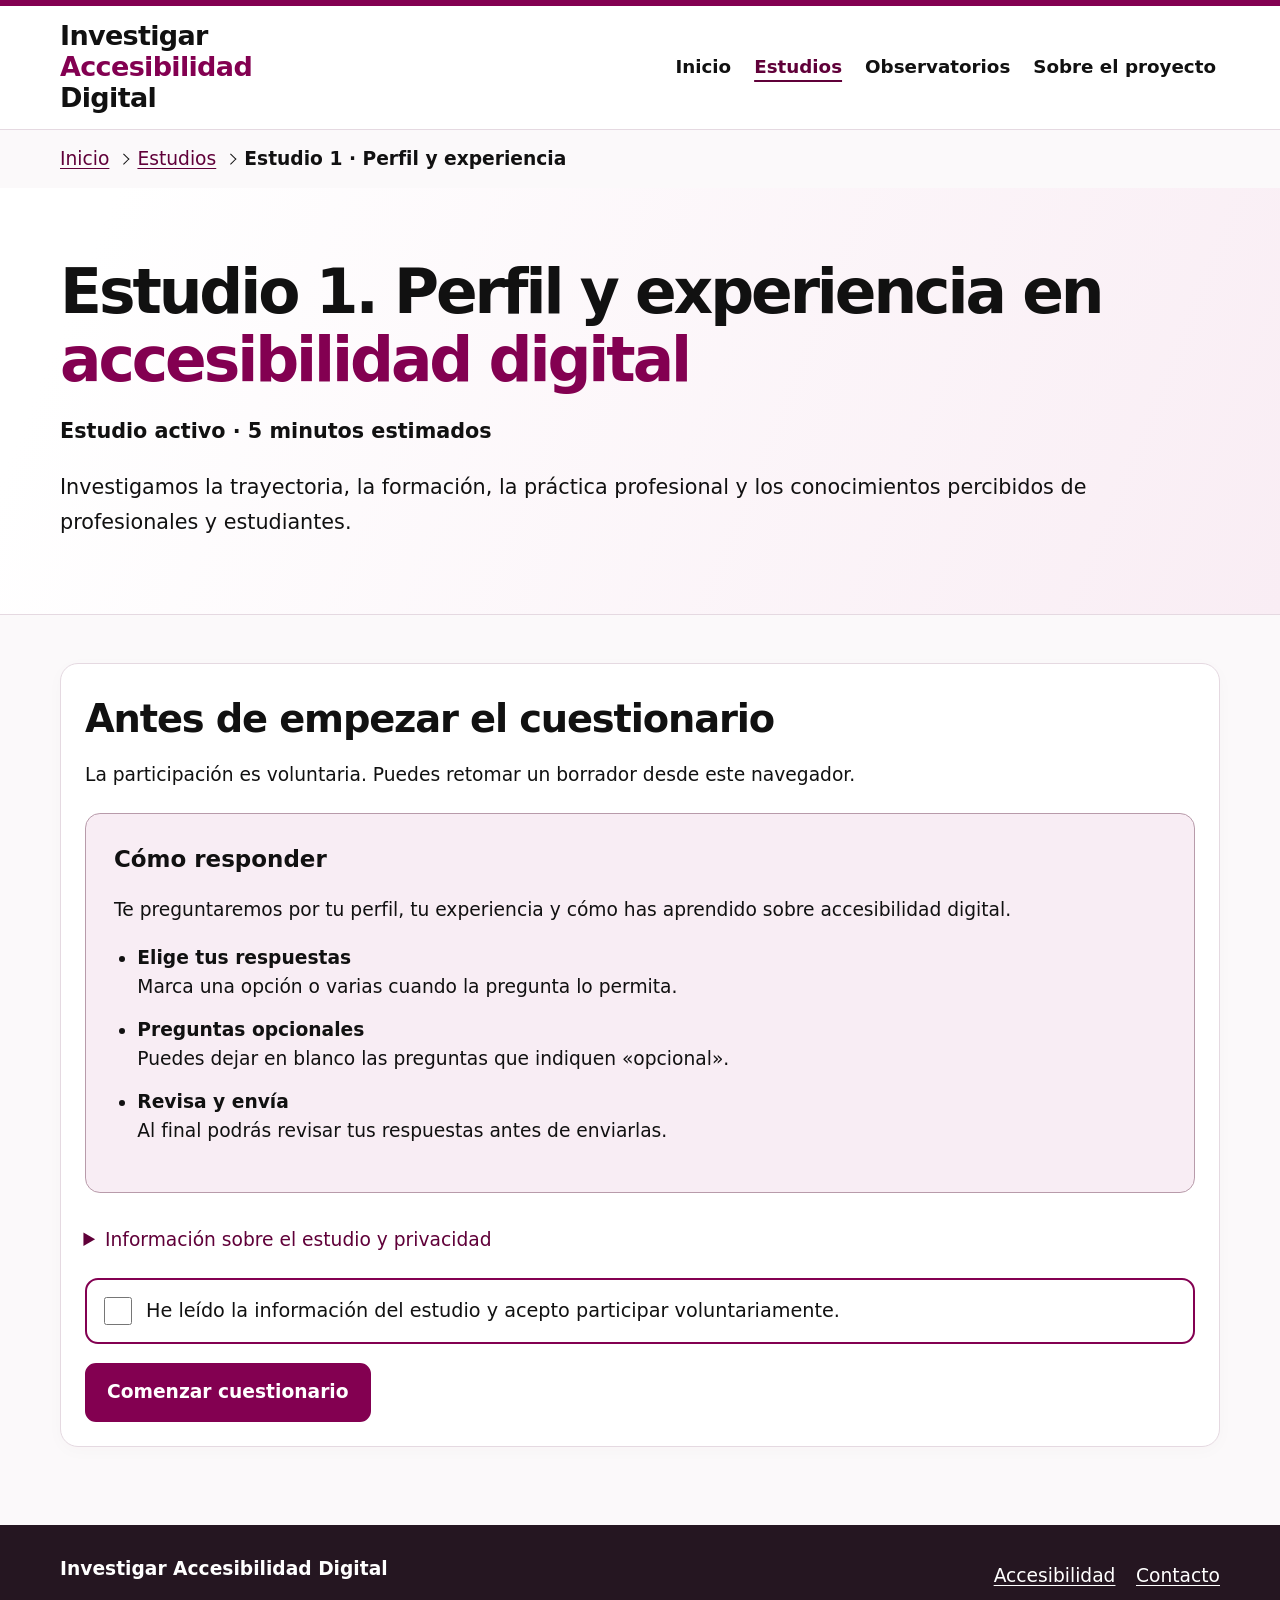
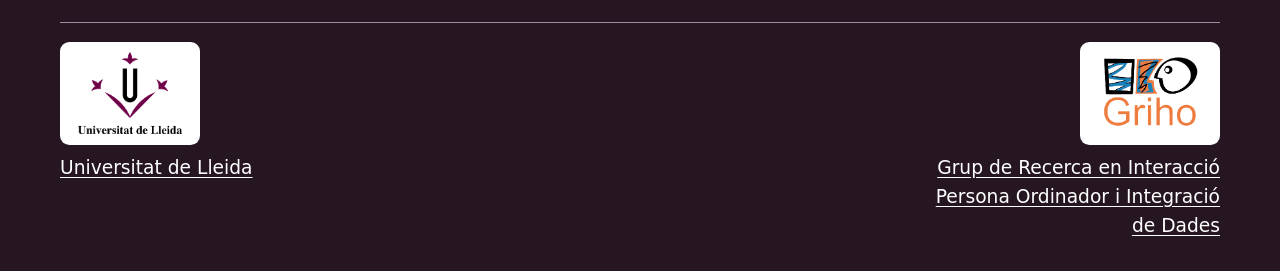
<file: participa.html>
<!doctype html>
<html lang="es">
<head>
<script async src="https://www.googletagmanager.com/gtm.js?id=GTM-K9CCS3W3"></script>
<script>
  window.dataLayer = window.dataLayer || [];
  function gtag(){dataLayer.push(arguments);}
  gtag('js', new Date());
</script>
 <meta charset="utf-8">
 <meta name="viewport" content="width=device-width, initial-scale=1">
 <title>Acceso a los estudios - Investigar Accesibilidad Digital</title>
 <script>
  const previousStudy = new URLSearchParams(location.search).get('cuestionario');
  const currentStudy = new URL('participa-estudios.html', location.href);
  if (previousStudy === 'wcag') currentStudy.searchParams.set('estudio', 'E2');
  currentStudy.hash = location.hash;
  location.replace(currentStudy.href);
 </script>
</head>
<body>
 <main>
  <h1>Acceso a los estudios</h1>
  <p><a href="estudios.html">Consultar los estudios vigentes</a></p>
 </main>
</body>
</html>
</file>
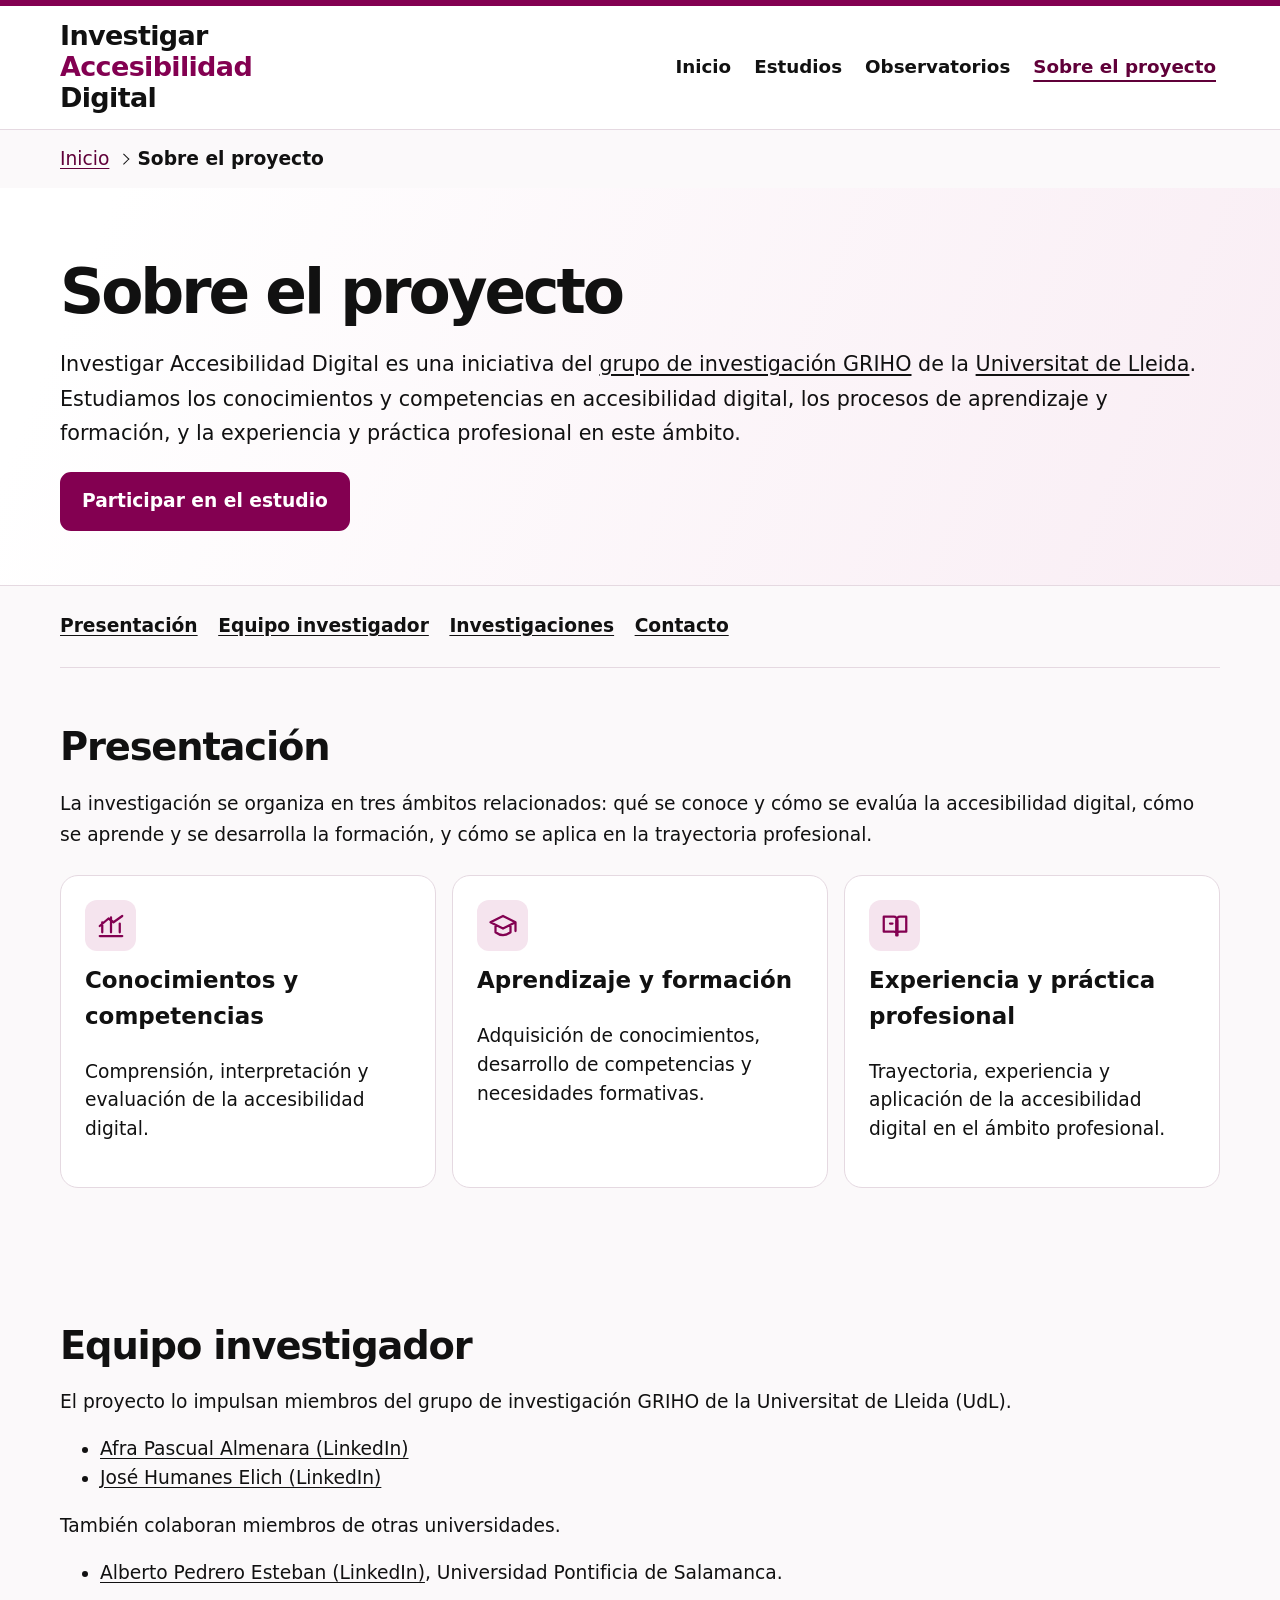
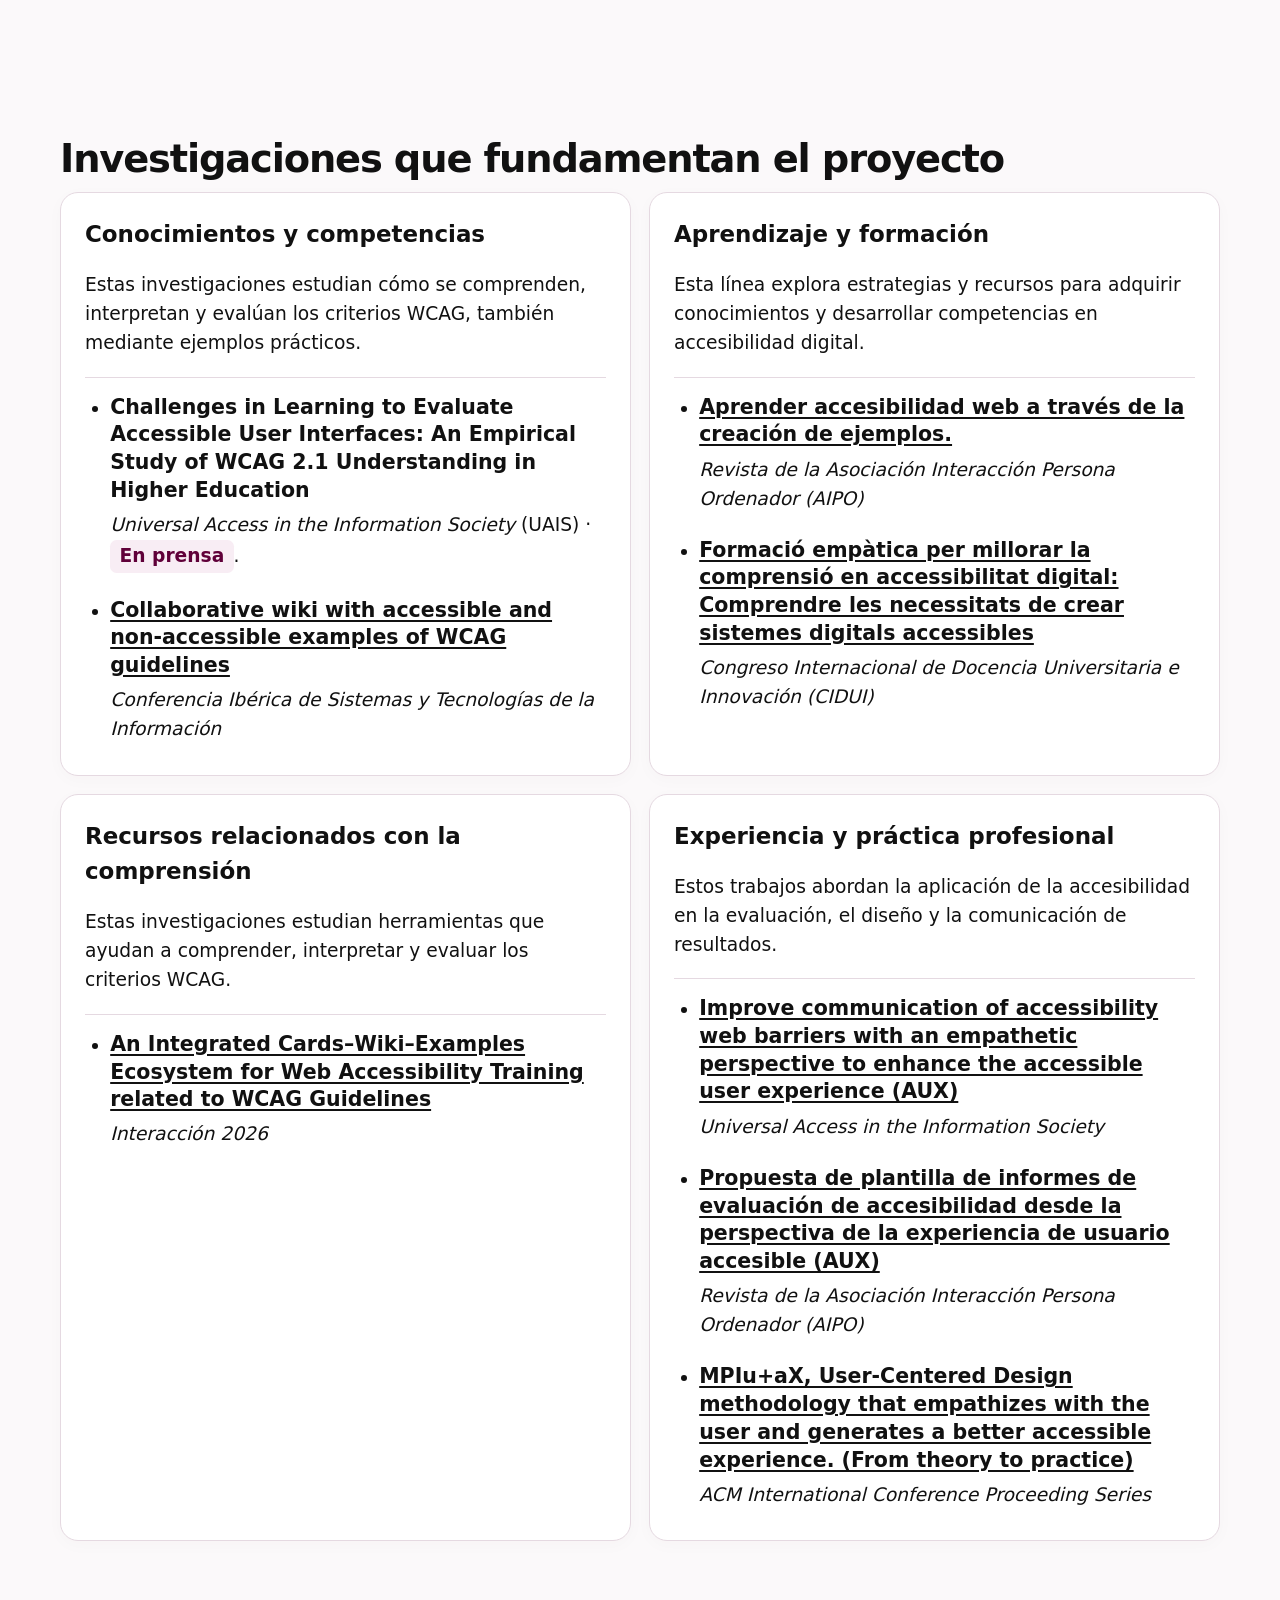
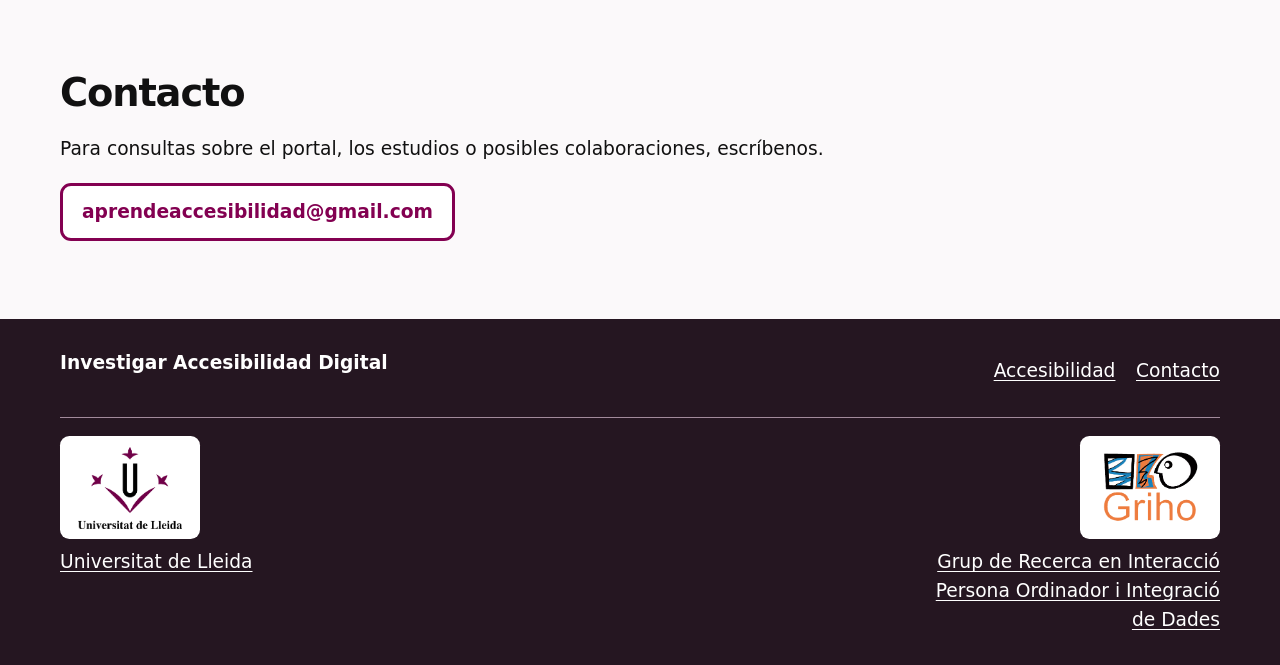
<file: sobre-el-proyecto.html>
<!doctype html>
<html lang="es">
<head>
<script async src="https://www.googletagmanager.com/gtm.js?id=GTM-K9CCS3W3"></script>
<script>
  window.dataLayer = window.dataLayer || [];
  function gtag(){dataLayer.push(arguments);}
  gtag('js', new Date());
</script>
<meta charset="utf-8"><meta name="viewport" content="width=device-width,initial-scale=1"><meta name="theme-color" content="#830051">
<meta name="description" content="Conoce la investigación de GRIHO sobre conocimientos y competencias, aprendizaje y formación, y experiencia profesional en accesibilidad digital.">
<title>Sobre nosotros - Investigar Accesibilidad Digital</title><link rel="stylesheet" href="styles.css?v=portal-38">
</head>
<body><a class="skip" href="#contenido">Saltar al contenido</a><div class="topline"></div>
<header class="site-header"><div class="container header-row">
 <a href="index.html" class="brand" aria-label="Investigar Accesibilidad Digital, ir al inicio"><span class="brand-identity"><span class="brand-copy"><strong>Investigar<br><span class="brand-accent">Accesibilidad</span><br><span class="brand-digital">Digital</span></strong></span></span></a>
 <nav class="nav" aria-label="Navegación principal"><a href="index.html" data-site-item="inicio">Inicio</a><a href="index.html#estudios" data-site-item="estudios">Estudios</a><a href="index.html#observatorios" data-site-item="observatorios">Observatorios</a><a href="index.html#proyecto" data-site-item="proyecto" aria-current="page">Sobre el proyecto</a></nav>

 </div></header>
<nav class="container breadcrumbs" aria-label="Migas de navegación"><ol>
 <li><a href="index.html">Inicio</a></li>
 <li><span aria-current="page">Sobre el proyecto</span></li>
</ol></nav>
<main id="contenido" tabindex="-1">
 <section class="hero page-hero" aria-labelledby="about-title"><div class="container">
   <h1 id="about-title">Sobre el proyecto</h1>
   <p class="about-lead">Investigar Accesibilidad Digital es una iniciativa del <a href="https://griho.udl.cat/" target="_blank" rel="noopener noreferrer">grupo de investigación GRIHO</a> de la <a href="https://www.udl.cat/" target="_blank" rel="noopener noreferrer">Universitat de Lleida</a>. Estudiamos los conocimientos y competencias en accesibilidad digital, los procesos de aprendizaje y formación, y la experiencia y práctica profesional en este ámbito.</p>
   <div class="button-row"><a class="button" href="participa-estudios.html">Participar en el estudio</a></div>
 </div></section>
 <div class="container">
  <nav class="portal-section-nav" aria-label="Secciones de Sobre el proyecto">
   <a href="#presentacion">Presentación</a>
   <a href="#equipo">Equipo investigador</a>
   <a href="#research-history">Investigaciones</a>
   <a href="#contacto">Contacto</a>
  </nav>
 </div>
 <section id="presentacion" class="section" aria-labelledby="about-purpose" tabindex="-1"><div class="container">
  <div class="section-head purpose-section-head"><h2 id="about-purpose">Presentación</h2><p>La investigación se organiza en tres ámbitos relacionados: qué se conoce y cómo se evalúa la accesibilidad digital, cómo se aprende y se desarrolla la formación, y cómo se aplica en la trayectoria profesional.</p></div>
  <div class="about-cards">
   <article class="card"><span class="purpose-icon" aria-hidden="true"><svg viewBox="0 0 24 24"><path d="M3 20h18M5 17V9m7 8V5m7 12v-7M3 12l7-6 4 3 7-5"/></svg></span><h3>Conocimientos y competencias</h3><p>Comprensión, interpretación y evaluación de la accesibilidad digital.</p></article>
   <article class="card"><span class="purpose-icon" aria-hidden="true"><svg viewBox="0 0 24 24"><path d="m2 9 10-5 10 5-10 5zM6 11v6c4 3 8 3 12 0v-6M22 9v7"/></svg></span><h3>Aprendizaje y formación</h3><p>Adquisición de conocimientos, desarrollo de competencias y necesidades formativas.</p></article>
   <article class="card"><span class="purpose-icon" aria-hidden="true"><svg viewBox="0 0 24 24"><path d="M3 4.5h8a3 3 0 0 1 3 3v12a3 3 0 0 0-3-3H3zM21 4.5h-5a3 3 0 0 0-3 3v12a3 3 0 0 1 3-3h5zM8 10h2"/></svg></span><h3>Experiencia y práctica profesional</h3><p>Trayectoria, experiencia y aplicación de la accesibilidad digital en el ámbito profesional.</p></article>
  </div>
 </div></section>
 <section id="equipo" class="section about-section" aria-labelledby="team-title" tabindex="-1">
  <div class="container">
   <h2 id="team-title">Equipo investigador</h2>
   <p>El proyecto lo impulsan miembros del grupo de investigación GRIHO de la Universitat de Lleida (UdL).</p>
   <ul>
    <li><a href="https://es.linkedin.com/in/afra-pascual-almenara">Afra Pascual Almenara (LinkedIn)</a></li>
    <li><a href="https://es.linkedin.com/in/josehumanes">José Humanes Elich (LinkedIn)</a></li>
   </ul>
   <p>También colaboran miembros de otras universidades.</p>
   <ul>
    <li><a href="https://es.linkedin.com/in/apedreroes">Alberto Pedrero Esteban (LinkedIn)</a>, Universidad Pontificia de Salamanca.</li>
   </ul>
  </div>
 </section>
 <section class="section about-section" aria-labelledby="research-history"><div class="container">
  <h2 id="research-history" tabindex="-1">Investigaciones que fundamentan el proyecto</h2>
  <div id="publicaciones" class="grid-2">
   <article class="card research-theme">
    <h3>Conocimientos y competencias</h3>
    <p>Estas investigaciones estudian cómo se comprenden, interpretan y evalúan los criterios WCAG, también mediante ejemplos prácticos.</p>
    <ul class="research-publications">
      <li>
       <h4 lang="en">Challenges in Learning to Evaluate Accessible User Interfaces: An Empirical Study of WCAG 2.1 Understanding in Higher Education</h4>
       <p><cite lang="en">Universal Access in the Information Society</cite> (UAIS) · <span class="publication-status">En prensa</span>.</p>
      </li>
      <li>
       <h4 lang="en"><a href="https://ieeexplore.ieee.org/document/10211515/">Collaborative wiki with accessible and non-accessible examples of WCAG guidelines</a></h4>
       <p><cite>Conferencia Ibérica de Sistemas y Tecnologías de la Información</cite></p>
      </li>
    </ul>
   </article>
   <article class="card research-theme">
    <h3>Aprendizaje y formación</h3>
    <p>Esta línea explora estrategias y recursos para adquirir conocimientos y desarrollar competencias en accesibilidad digital.</p>
    <ul class="research-publications">
      <li>
       <h4><a href="https://revista.aipo.es/index.php/INTERACCION/article/view/154">Aprender accesibilidad web a través de la creación de ejemplos.</a></h4>
       <p><cite>Revista de la Asociación Interacción Persona Ordenador (AIPO)</cite></p>
      </li>
      <li>
       <h4 lang="ca"><a href="https://raco.cat/index.php/RevistaCIDUI/article/view/9900447">Formació empàtica per millorar la comprensió en accessibilitat digital: Comprendre les necessitats de crear sistemes digitals accessibles</a></h4>
       <p><cite>Congreso Internacional de Docencia Universitaria e Innovación (CIDUI)</cite></p>
      </li>
    </ul>
   </article>
   <article class="card research-theme">
    <h3>Recursos relacionados con la comprensión</h3>
    <p>Estas investigaciones estudian herramientas que ayudan a comprender, interpretar y evaluar los criterios WCAG.</p>
    <ul class="research-publications">
     <li>
      <h4 lang="en"><a href="https://www.researchgate.net/publication/414585832_An_Integrated_Cards-Wiki-Examples_Ecosystem_for_Web_Accessibility_Training_related_to_WCAG_Guidelines">An Integrated Cards–Wiki–Examples Ecosystem for Web Accessibility Training related to WCAG Guidelines</a></h4>
      <p><cite>Interacción 2026</cite></p>
     </li>
    </ul>
   </article>
   <article class="card research-theme">
    <h3>Experiencia y práctica profesional</h3>
    <p>Estos trabajos abordan la aplicación de la accesibilidad en la evaluación, el diseño y la comunicación de resultados.</p>
    <ul class="research-publications">
      <li>
       <h4 lang="en"><a href="https://link.springer.com/article/10.1007/s10209-025-01188-5">Improve communication of accessibility web barriers with an empathetic perspective to enhance the accessible user experience (AUX)</a></h4>
       <p><cite lang="en">Universal Access in the Information Society</cite></p>
      </li>
      <li>
       <h4><a href="https://revista.aipo.es/index.php/INTERACCION/article/view/38">Propuesta de plantilla de informes de evaluación de accesibilidad desde la perspectiva de la experiencia de usuario accesible (AUX)</a></h4>
       <p><cite>Revista de la Asociación Interacción Persona Ordenador (AIPO)</cite></p>
      </li>
      <li>
       <h4 lang="en"><a href="https://dl.acm.org/doi/10.1145/3612783.3612795">MPIu+aX, User-Centered Design methodology that empathizes with the user and generates a better accessible experience. (From theory to practice)</a></h4>
       <p><cite lang="en">ACM International Conference Proceeding Series</cite></p>
      </li>
    </ul>
   </article>
  </div>
 </div></section>
 <section id="contacto" class="section about-section" aria-labelledby="contact-title" tabindex="-1">
  <div class="container">
   <h2 id="contact-title">Contacto</h2>
   <p>Para consultas sobre el portal, los estudios o posibles colaboraciones, escríbenos.</p>
   <a class="button outline" href="mailto:aprendeaccesibilidad@gmail.com">aprendeaccesibilidad@gmail.com</a>
  </div>
 </section>
</main>
<footer class="footer">
 <div class="container footer-row">
  <div><strong>Investigar Accesibilidad Digital</strong></div>
  <nav class="portal-footer-links" aria-label="Enlaces del pie de página">
   <a href="accesibilidad.html">Accesibilidad</a>
   <a href="sobre-el-proyecto.html#contacto">Contacto</a>
  </nav>
 </div>
 <div class="container footer-institutions">
  <a class="footer-institution" href="https://www.udl.cat/">
   <span class="footer-institution-logo"><img src="assets/logo-udl.png" width="4629" height="3642" alt="" loading="lazy" decoding="async"></span>
   <span class="footer-institution-name" lang="ca">Universitat de Lleida</span>
  </a>
  <a class="footer-institution" href="https://griho.udl.cat/">
   <span class="footer-institution-logo"><img src="assets/logo-griho.png" width="335" height="255" alt="" loading="lazy" decoding="async"></span>
   <span class="footer-institution-name" lang="ca">Grup de Recerca en Interacció Persona Ordinador i Integració de Dades</span>
  </a>
 </div>
</footer>
<script src="mobile-nav.js?v=secciones-5"></script>
<nav class="mobile-bottom-nav" aria-label="Navegación móvil principal">
 <a href="index.html" data-mobile-item="inicio"><span class="mobile-nav-icon"><svg viewBox="0 0 24 24" fill="none" stroke="currentColor" stroke-width="1.9" stroke-linecap="round" stroke-linejoin="round" aria-hidden="true" focusable="false"><path d="m3 10 9-7 9 7v10a1 1 0 0 1-1 1h-5v-7H9v7H4a1 1 0 0 1-1-1z"/></svg></span><span>Inicio</span></a>
 <a href="index.html#estudios" data-mobile-item="estudios"><span class="mobile-nav-icon"><svg viewBox="0 0 24 24" fill="none" stroke="currentColor" stroke-width="1.9" stroke-linecap="round" stroke-linejoin="round" aria-hidden="true" focusable="false"><rect x="5" y="4.5" width="14" height="16" rx="2"/><path d="M9 4.5v-1h6v1M9 11h6M9 15h4"/></svg></span><span>Estudios</span></a>
 <a href="index.html#observatorios" data-mobile-item="observatorios"><span class="mobile-nav-icon"><svg viewBox="0 0 24 24" fill="none" stroke="currentColor" stroke-width="1.9" stroke-linecap="round" stroke-linejoin="round" aria-hidden="true" focusable="false"><path d="M3 20h18M5 17v-6h4v6M10 17V5h4v12M15 17V9h4v8"/><path d="M5 11h4M10 5h4M15 9h4"/></svg></span><span>Observatorios</span></a>
 <a href="index.html#proyecto" data-mobile-item="proyecto"><span class="mobile-nav-icon"><svg viewBox="0 0 24 24" fill="none" stroke="currentColor" stroke-width="1.9" stroke-linecap="round" stroke-linejoin="round" aria-hidden="true" focusable="false"><path d="M12 6.5C9.5 5 6.5 5 3 6v13c3.5-1 6.5-1 9 .5 2.5-1.5 5.5-1.5 9-.5V6c-3.5-1-6.5-1-9 .5Z"/><path d="M12 6.5v13"/></svg></span><span>Sobre el proyecto</span></a>

 </nav>

</body></html>
</file>
<file: styles.css>
:root{--udl:#830051;--udl-d:#600039;--udl-mid:#a93d79;--udl-soft:#f8edf4;--udl-pale:#fffbfd;--ink:#24202a;--muted:#66606a;--line:#e5d9e1;--bg:#fbf9fa;--white:#fff;--focus:#075bba;--button-border:var(--udl);--green:#1c6a52;--green-bg:#e9f7f1;--shadow:0 12px 34px rgba(66,15,40,.08)}
*{box-sizing:border-box}html{font-size:116.6667%;scroll-behavior:smooth}body{margin:0;background:var(--bg);color:var(--ink);font:1rem/1.55 system-ui,-apple-system,Segoe UI,Roboto,Arial,sans-serif}a{color:var(--udl-d);text-underline-offset:3px}a:hover{text-decoration-thickness:2px}button,input,textarea{font:inherit}button{cursor:pointer}button:disabled{cursor:not-allowed;opacity:.48}:focus-visible{outline:3px solid var(--focus)!important;outline-offset:3px}[hidden]{display:none!important}.skip{position:absolute;top:-80px;left:12px;z-index:20;background:#fff;padding:9px}.skip:focus{top:10px}.container{width:min(1160px,calc(100% - 36px));margin-inline:auto}.topline{height:6px;background:var(--udl)}.site-header{background:white;border-bottom:1px solid var(--line)}.header-row{display:flex;align-items:center;justify-content:space-between;gap:20px;padding:15px 0}.brand{display:flex;align-items:center;gap:12px;text-decoration:none;color:var(--ink)}.brand-mark{display:grid;place-items:center;width:46px;height:46px;border-radius:14px;background:var(--udl);color:white;font-weight:800;font-size:23px}.brand strong{font-size:23px;letter-spacing:-.6px}.brand small{display:block;color:var(--muted);font-size:12px;margin-top:-3px}.nav{display:flex;gap:20px;align-items:center;flex-wrap:wrap}.nav a{font-size:14px;font-weight:680;text-decoration:none}.nav a:hover{text-decoration:underline}.chip{font-size:12px;font-weight:750;letter-spacing:.09em;text-transform:uppercase;color:var(--udl)}.pill{display:inline-flex;align-items:center;gap:5px;background:var(--udl-soft);color:var(--udl-d);border-radius:100px;padding:5px 11px;font-size:12px;font-weight:750}.pill.demo{background:#fff1d7;color:#64410c;border:1px solid #e5bd67}.hero{background:linear-gradient(112deg,#fff 8%,#f9edf4 100%);border-bottom:1px solid var(--line);padding:54px 0}.hero-grid{display:grid;grid-template-columns:minmax(0,1.2fr) minmax(290px,.8fr);gap:42px;align-items:center}.hero h1{font-size:clamp(2.4rem,5.3vw,4.7rem);line-height:1.09;margin:16px 0 20px;letter-spacing:-.055em}.hero h1 span{color:var(--udl)}.hero p{max-width:700px;color:var(--muted);font-size:1.11rem}.hero-card{background:white;padding:27px;border:1px solid var(--line);border-radius:20px;box-shadow:var(--shadow)}.hero-card h2{font-size:1.12rem;margin:0 0 14px}.mini-route{display:grid;gap:13px}.mini-step{display:flex;align-items:center;gap:12px;font-weight:650;font-size:14px}.step-circle{width:31px;height:31px;border-radius:50%;background:var(--udl-soft);color:var(--udl-d);display:grid;place-items:center;flex-shrink:0;font-weight:800}.button{display:inline-flex;align-items:center;justify-content:center;text-align:center;border:2px solid var(--udl);background:var(--udl);color:white;text-decoration:none;border-radius:11px;padding:12px 19px;font-weight:720;min-height:46px;transition:background .12s}.button:hover{background:var(--udl-d);color:white}.button.outline{background:white;color:var(--udl)}.button.outline:hover{background:var(--udl-soft);color:var(--udl-d)}.button.ghost{border-color:var(--line);background:white;color:var(--ink)}.button.small{padding:9px 14px;min-height:40px;font-size:14px}.button-row{display:flex;gap:10px;align-items:center;flex-wrap:wrap}.muted{color:var(--muted)}.small{font-size:14px}.tiny{font-size:12px}.align-center{text-align:center}.section{padding:48px 0}.section-head{max-width:760px;margin-bottom:25px}.section h2{font-size:clamp(1.65rem,3vw,2.55rem);line-height:1.2;letter-spacing:-.03em;margin:8px 0 10px}.section h3{font-size:1.23rem}.card{background:white;border:1px solid var(--line);border-radius:18px;padding:24px;box-shadow:0 4px 17px rgba(66,15,40,.025)}.grid-2{display:grid;grid-template-columns:repeat(2,minmax(0,1fr));gap:18px}.grid-3{display:grid;grid-template-columns:repeat(3,minmax(0,1fr));gap:16px}.divider{border:none;border-top:1px solid var(--line);margin:21px 0}.notice{border-left:4px solid var(--udl);padding:13px 17px;background:var(--udl-soft);border-radius:0 10px 10px 0}.notice p{margin:.2em 0}.fieldset{border:0;margin:0 0 22px;padding:0;min-width:0}.question-card{background:#fff;padding:20px;border:1px solid var(--line);border-radius:14px;margin:16px 0}.question-top{display:flex;align-items:start;gap:12px}.question-number{font-size:12px;font-weight:800;border-radius:7px;background:var(--udl-soft);color:var(--udl-d);padding:4px 9px;white-space:nowrap}.question-card legend{display:block;width:100%;font-weight:750;font-size:1rem;line-height:1.45;padding:0;margin:0 0 12px}.question-card legend span{display:block;font-size:12px;color:var(--udl);font-weight:800;margin-bottom:4px}.options{display:grid;gap:8px}.option{display:flex;align-items:start;gap:11px;border:1px solid #e5dce2;border-radius:10px;padding:10px 12px;background:#fff;cursor:pointer}.option:hover{border-color:var(--udl-mid);background:#fffcfe}.option:has(input:checked){border-color:var(--udl);background:var(--udl-soft)}.option input{accent-color:var(--udl);width:19px;height:19px;flex-shrink:0;margin-top:3px}.option span{font-size:14px}.question-note{color:var(--muted);font-size:13px;margin-top:9px}.extra-field{margin:10px 0 0 29px}.extra-field label{font-size:13px;font-weight:700;display:block;margin:3px 0}.text-input{display:block;max-width:540px;width:100%;min-height:42px;border:1px solid #a79ca4;border-radius:8px;padding:9px;background:white}.route-choices{display:grid;grid-template-columns:1fr 1fr;gap:14px;margin:21px 0}.route-card{border:2px solid var(--line);border-radius:16px;padding:18px;cursor:pointer;display:flex;gap:12px}.route-card:has(input:checked){border-color:var(--udl);background:var(--udl-soft)}.route-card input{accent-color:var(--udl);width:20px;height:20px;flex:0 0 auto}.route-card strong{display:block}.route-card small{display:block;margin-top:4px;color:var(--muted)}.wizard-wrap{display:grid;grid-template-columns:250px minmax(0,1fr);gap:22px;align-items:start}.step-nav{position:sticky;top:20px}.step-nav ul{margin:12px 0 0;padding:0;list-style:none}.step-nav li{position:relative;display:flex;align-items:center;gap:9px;padding:12px 4px;border-bottom:1px solid var(--line);color:var(--muted);font-size:14px}.step-nav li.current{font-weight:800;color:var(--udl-d)}.step-nav li.done{color:var(--green)}.step-nav .count{font-size:13px;flex:0 0 auto;border:1px solid var(--line);border-radius:50%;display:grid;place-items:center;width:29px;height:29px}.step-nav .current .count{background:var(--udl);color:white;border-color:var(--udl)}.progress{height:8px;background:#eadde5;border-radius:9px;overflow:hidden;margin:12px 0 22px}.progress div{height:100%;background:var(--udl);width:20%;transition:width .25s}.section-label{color:var(--udl);font-size:13px;font-weight:850;letter-spacing:.07em;text-transform:uppercase}.wizard-panel h2{margin:.3em 0}.wizard-content{min-height:180px}.wizard-action{display:flex;align-items:center;justify-content:space-between;gap:12px;border-top:1px solid var(--line);padding-top:17px;margin-top:22px}.info-inline{font-size:13px;color:var(--muted);margin:0}.challenge-eyebrow{margin-top:18px;font-size:12px;font-weight:800;color:var(--udl)}.challenge-evidence{padding:13px 18px;border:1px solid var(--line);border-radius:11px;background:var(--bg);margin:13px 0}.challenge-evidence code{white-space:pre-wrap;overflow-wrap:anywhere}.final-grid{display:grid;grid-template-columns:1fr 1fr;gap:15px}.completion{padding:18px;background:var(--green-bg);border:1px solid #a8cfbf;border-radius:12px}.review details{border:1px solid var(--line);padding:12px;border-radius:10px;margin:9px 0}.review summary{font-weight:700;cursor:pointer}.review p{margin:6px 0;font-size:14px}.kpi{background:#fff;border:1px solid var(--line);border-radius:15px;padding:20px;min-width:0}.kpi strong{font-size:clamp(1.9rem,4vw,2.8rem);line-height:1.2;display:block;color:var(--udl)}.kpi span{font-size:13px;color:var(--muted)}.section-dark{background:var(--udl-d);color:#fff;padding:38px 0}.section-dark a{color:white}.survey-nav{display:flex;gap:10px;flex-wrap:wrap;margin-top:20px}.survey-nav a{padding:8px 13px;background:white;border:1px solid var(--line);border-radius:8px;text-decoration:none;font-size:14px;font-weight:720}.survey-nav a:hover{background:var(--udl-soft)}.report-block{padding:41px 0;border-bottom:1px solid var(--line);scroll-margin-top:24px}.report-block h2{font-size:clamp(1.6rem,3vw,2.5rem);margin:0 0 8px;line-height:1.2;letter-spacing:-.03em}.report-card{background:white;border:1px solid var(--line);border-radius:15px;padding:21px;margin:15px 0;break-inside:avoid}.report-card h3{font-size:1.13rem;line-height:1.36;margin:5px 0}.report-card .q-meta{font-size:12px;color:var(--muted);margin:0 0 14px}.report-intro{display:grid;grid-template-columns:1fr .7fr;gap:28px;align-items:center}.report-callout{border-left:4px solid var(--udl);background:var(--udl-soft);padding:18px;border-radius:0 12px 12px 0}.bar-item{display:grid;grid-template-columns:minmax(140px,1fr) 160px 85px;gap:10px;align-items:center;margin:11px 0}.bar-label{font-size:13px;overflow-wrap:anywhere}.bar-track{height:12px;background:#f0e5eb;border-radius:20px;overflow:hidden}.bar-track>span{display:block;height:100%;background:var(--udl);border-radius:20px}.bar-value{text-align:right;font-size:13px;font-weight:750;font-variant-numeric:tabular-nums}.chart-table{width:100%;border-collapse:collapse;font-size:13px;margin-top:14px}.chart-table th{text-align:left;border-bottom:2px solid var(--line);padding:8px 5px}.chart-table td{padding:7px 5px;border-bottom:1px solid var(--line)}.chart-table .right{text-align:right;font-variant-numeric:tabular-nums}.chart-table caption{text-align:left;color:var(--muted);margin:8px 0}.report-card .bars{margin-top:15px}.fineprint{font-size:13px;color:var(--muted)}.tag{display:inline-block;color:var(--udl-d);background:var(--udl-soft);padding:4px 9px;border-radius:6px;font-size:12px;font-weight:750}.result-list{list-style:none;padding:0;display:grid;gap:11px}.result-list li{background:var(--bg);padding:12px;border:1px solid var(--line);border-radius:10px}.footer{background:#251621;color:white;padding:30px 0;margin-top:30px}.footer a{color:white}.footer-row{display:flex;justify-content:space-between;gap:25px;flex-wrap:wrap}.footer p{font-size:13px;color:#f1e1eb}.label-link{display:inline-flex;align-items:center;gap:6px;font-weight:720}hr{border:0;border-top:1px solid var(--line)}
@media(max-width:820px){.hero-grid,.report-intro,.wizard-wrap{grid-template-columns:1fr}.step-nav{position:static}.step-nav ul{display:grid;grid-template-columns:repeat(5,1fr);gap:3px}.step-nav li{display:flex;justify-content:center;padding:9px 2px;border-bottom:0}.step-nav .step-name{position:absolute;clip:rect(0 0 0 0);white-space:nowrap;width:1px;height:1px;overflow:hidden}.grid-3{grid-template-columns:repeat(2,1fr)}.hero{padding:35px 0}.hero-card{max-width:620px}.bar-item{grid-template-columns:minmax(90px,1fr) 95px 70px}.grid-2,.final-grid{grid-template-columns:1fr}}
@media(max-width:540px){.header-row{align-items:flex-start}.brand strong{font-size:20px}.nav{gap:9px;justify-content:flex-end}.nav a{font-size:12px}.container{width:calc(100% - 26px)}.card,.report-card{padding:17px}.question-card{padding:13px}.route-choices,.grid-3{grid-template-columns:1fr}.hero h1{font-size:2.5rem}.bar-item{grid-template-columns:1fr 75px;gap:4px}.bar-label{grid-column:1/-1}.bar-track{min-width:0}.wizard-action{align-items:stretch;flex-direction:column-reverse}.wizard-action .button{width:100%}.step-nav li{font-size:12px}.kpi{padding:15px}}
@media(prefers-reduced-motion:reduce){html{scroll-behavior:auto}*{transition:none!important}}

/* A11ySkills 2026 · Informe editorial y cuestionario accesible. */
@media (prefers-reduced-motion: reduce){html{scroll-behavior:auto!important}*,*::before,*::after{animation-duration:.01ms!important;scroll-behavior:auto!important;transition-duration:.01ms!important}}
.question-id{display:block;font-size:12px;color:var(--udl-d);font-weight:800;letter-spacing:.035em;margin-bottom:5px}.question-title{display:block;font-size:1.08rem;font-weight:720}.case-title{font-size:clamp(1.45rem,2.7vw,2rem);margin:7px 0}.case-stem{font-size:1.12rem;line-height:1.65;font-weight:500;max-width:820px}.challenge-eyebrow{display:inline-block;margin:0 0 8px;color:var(--udl);font-size:.8rem;font-weight:780;letter-spacing:.035em}.case-optional{border:1px solid var(--line);border-radius:15px;background:var(--udl-pale);padding:18px}.case-optional .compact{background:white;padding:14px;margin:14px 0}.field-label{display:block;font-weight:680;margin:12px 0 7px}.case-optional textarea{width:100%;resize:vertical}.code-disclosure{background:#f3f1f4;border-radius:12px;border:1px solid #cfc6cf;margin:16px 0}.code-disclosure summary{padding:13px 17px;font-weight:750;cursor:pointer;color:var(--udl-d)}.code-disclosure pre{overflow:auto;padding:17px;margin:0;color:#f7f7f7;background:#28252a;border-radius:0 0 12px 12px;font-size:.83rem;white-space:pre;tab-size:2}.scale-options{display:grid;grid-template-columns:repeat(5,minmax(0,1fr));gap:8px}.scale-options label{position:relative;border:1px solid var(--line);border-radius:10px;padding:10px 7px;text-align:center;cursor:pointer;background:#fff}.scale-options label:has(input:checked){border:2px solid var(--udl);background:var(--udl-soft)}.scale-options input{display:block;margin:0 auto 6px}.scale-options label span{display:block;font-weight:750}.scale-options small{display:block;font-size:.66rem;font-weight:520;color:#4f4850;line-height:1.25}.case-preview{margin:17px 0;background:#fff;border:1px solid var(--line);padding:20px 22px;border-radius:15px}.case-preview figcaption{display:grid;gap:2px;font-size:.95rem}.case-preview figcaption .small{display:block}.sales-chart{height:220px;display:flex;gap:14px;align-items:end;padding:20px 8px 4px;border-bottom:2px solid #c4aab8;margin-top:6px;max-width:620px}.sales-chart>div{height:100%;min-width:34px;flex:1;display:flex;flex-direction:column;justify-content:end;align-items:center;gap:5px}.sales-chart>div>span{display:block;min-height:10px;width:min(100%,62px);background:#a24b77;border-radius:8px 8px 0 0}.sales-chart b{font-size:.78rem}.preview-widget{margin-top:15px;border:1px solid var(--line);background:#f9f6f8;border-radius:12px;padding:18px;display:flex;align-items:center;gap:15px;flex-wrap:wrap}.preview-widget strong{color:#222}.fake-button{display:inline-block;padding:8px 14px;border:2px solid var(--udl);border-radius:9px;background:var(--udl);color:#fff;font-weight:700;font-size:.88rem}.preview-bank{display:grid;max-width:520px}.preview-bank div{display:flex;justify-content:space-between;gap:12px;border-bottom:1px solid #e1d5dc;padding-bottom:7px}.preview-bank .fake-button{justify-self:start}.report-hero{padding:65px 0 58px}.report-hero-grid{display:grid;grid-template-columns:minmax(0,1.45fr) minmax(270px,.65fr);gap:52px;align-items:center}.report-hero h1{font-size:clamp(2.65rem,5vw,4.9rem);line-height:1.07;letter-spacing:-.05em;max-width:850px}.report-hero h1 span{color:var(--udl)}.report-lead{font-size:1.2rem!important;max-width:660px;line-height:1.65}.dataset-box{box-shadow:var(--shadow)}.chapter-nav{position:sticky;top:0;background:#fff;border-bottom:1px solid var(--line);z-index:10;box-shadow:0 2px 5px #2c15200a}.chapter-links{display:flex;flex-wrap:wrap;gap:4px 18px;padding:10px 0}.chapter-links a{padding:7px 3px;white-space:nowrap;font-size:.86rem;text-decoration:none;font-weight:750}.chapter-links a:hover,.chapter-links a:focus-visible{text-decoration:underline}.report-overline,.small-eyebrow{font-size:.79rem;text-transform:uppercase;letter-spacing:.13em;font-weight:800;color:var(--udl)}.hero-metrics{display:grid;grid-template-columns:repeat(4,minmax(0,1fr));gap:15px}.metric{min-height:175px;border:1px solid var(--line);border-top:5px solid var(--udl);background:#fff;border-radius:15px;padding:20px;display:flex;flex-direction:column;gap:10px}.metric-label{font-size:.83rem;font-weight:750;margin:0;min-height:40px}.metric strong{font-size:clamp(2.2rem,3.6vw,3.4rem);line-height:1.03;letter-spacing:-.045em;color:var(--udl)}.metric p:last-child{margin:auto 0 0;color:#57535a;font-size:.8rem;line-height:1.45}.main-findings{display:grid;grid-template-columns:repeat(2,minmax(0,1fr));gap:18px;margin-top:20px}.insight{background:var(--udl-soft);border-left:5px solid var(--udl);border-radius:13px;padding:24px 27px}.insight h3{font-size:clamp(1.36rem,2.3vw,2rem);line-height:1.22;letter-spacing:-.02em;margin:10px 0}.insight p{margin:10px 0 0;color:#4f3d4a}.insight-number{color:var(--udl);font-size:1.55em;white-space:nowrap}.report-chapter{scroll-margin-top:78px;border-top:1px solid var(--line);background:#fff}.report-chapter.alt{background:#fbf4f8}.chapter-heading{display:grid;grid-template-columns:90px minmax(0,1fr);gap:28px;align-items:start;margin:0 0 30px}.chapter-numeral{font-weight:900;line-height:1;font-size:5rem;letter-spacing:-.08em;color:var(--udl);opacity:.27}.chapter-heading h2{font-size:clamp(2.1rem,3.2vw,3.4rem);line-height:1.14;letter-spacing:-.045em;margin:6px 0 10px;max-width:840px}.chapter-heading p:last-child{color:var(--muted);max-width:780px;font-size:1.05rem}.chapter-visual{display:grid;gap:18px}.two-charts{display:grid;grid-template-columns:repeat(2,minmax(0,1fr));gap:18px;align-items:start}.story-layout{display:grid;grid-template-columns:minmax(240px,.7fr) minmax(0,1.3fr);gap:22px;align-items:stretch}.story-card{background:#fff;border:1px solid var(--line);border-radius:19px;padding:25px 27px;margin:0;min-width:0;box-shadow:0 3px 13px #3a102408}.story-card h3{font-size:clamp(1.2rem,2vw,1.6rem);letter-spacing:-.02em;line-height:1.23;margin:0 0 7px}.story-card p{margin:3px 0;color:#615760;font-size:.9rem}.chart-heading{display:flex;justify-content:space-between;align-items:start;gap:15px;margin-bottom:25px}.sample-pill{white-space:nowrap;color:var(--udl-d);border:1px solid #d7a4bf;border-radius:40px;padding:4px 10px;font-size:.73rem;font-weight:750;background:var(--udl-soft)}.vbar{margin:16px 0}.bar-top{display:flex;justify-content:space-between;gap:18px;align-items:baseline;font-size:.87rem;line-height:1.42}.bar-top>span{flex:1;min-width:0}.bar-top strong{white-space:nowrap;color:var(--udl-d);font-size:.89rem}.bar-top small{font-weight:450;color:#5d5059}.bar-rail{background:#efeaee;height:12px;border-radius:20px;margin-top:6px;overflow:hidden}.bar-fill{height:100%;background:#830051;border-radius:20px;min-width:0}.story-card figcaption{font-size:.75rem;line-height:1.5;color:#55515a;margin:16px 0 8px}.table-toggle{border-top:1px solid var(--line);margin-top:14px;padding-top:12px}.table-toggle summary{cursor:pointer;font-weight:700;color:var(--udl-d);font-size:.86rem}.table-scroller{max-width:100%;overflow-x:auto}.chart-table{margin:12px 0 0;width:100%;border-collapse:collapse;font-size:.8rem}.chart-table th,.chart-table td{padding:9px 7px;text-align:left;border-bottom:1px solid #e6dce3}.chart-table th.right,.chart-table td.right{text-align:right}.chart-table thead th{background:#f6eef2;color:#3f2435}.compact-chart{padding:25px 30px}.compact-chart .narrative-bars{display:grid;grid-template-columns:repeat(2,minmax(0,1fr));gap:0 35px}.scale-metric{margin:22px 0}.scale-metric span{display:block;font-weight:700}.scale-metric strong{display:block;font-size:2.2rem;letter-spacing:-.04em;color:var(--udl);margin:5px 0}.scale-track{height:15px;background:#e9e2e7;border-radius:50px;overflow:hidden;margin:8px 0}.scale-track span{height:100%;display:block;background:#830051}.scale-metric small{font-size:.75rem}.accuracy-grid{display:grid;grid-template-columns:repeat(2,minmax(0,1fr));gap:18px}.accuracy-card{display:grid;align-content:start;gap:10px;position:relative;background:var(--udl-pale);border:1px solid var(--line);border-radius:19px;padding:24px}.accuracy-card h3{font-size:1.38rem;margin:3px 0}.accuracy-card p{font-size:.9rem;color:#544b54;margin:0}.accuracy-card .pill{justify-self:start}.ring-wrap{position:relative;display:grid;place-items:center;margin:4px 0}.ring{height:168px;width:168px;border-radius:50%;background:conic-gradient(var(--udl) calc(var(--rate)*1%), #e5dbe1 0);display:grid;place-items:center}.ring:after{content:'';display:block;width:122px;height:122px;border-radius:50%;background:#fffbfd}.ring-label{position:absolute;display:grid;place-items:center;text-align:center;pointer-events:none;max-width:120px}.ring-label strong{font-size:2rem;color:var(--udl);letter-spacing:-.055em}.ring-label span{font-size:.71rem;font-weight:700;color:#57505a}.slim-insight h3{font-size:2.4rem;margin:7px 0}.closing-cta{background:#f8eaf2}.cta-grid{display:flex;align-items:center;justify-content:space-between;gap:26px}.cta-grid h2{margin:6px 0}.empty-message{grid-column:1/-1;background:#fff;border:1px dashed #ccb3c0;padding:25px;border-radius:16px}.method-cards h3{margin-top:0}.method-cards p{color:#57505a}.report-chapter:target{scroll-margin-top:66px}
@media(max-width:900px){.report-hero-grid,.story-layout{grid-template-columns:1fr}.hero-metrics{grid-template-columns:repeat(2,minmax(0,1fr))}.report-hero{padding:36px 0}.chapter-links{overflow-x:auto;flex-wrap:nowrap}.chapter-heading{grid-template-columns:64px minmax(0,1fr);gap:15px}.chapter-numeral{font-size:3.6rem}.cta-grid{display:block}.two-charts{grid-template-columns:1fr}}
@media(max-width:650px){.hero-metrics,.main-findings,.accuracy-grid{grid-template-columns:1fr}.metric{min-height:125px;padding:17px}.metric-label{min-height:auto}.metric strong{font-size:2.6rem}.chapter-heading{display:block}.chapter-numeral{font-size:2.6rem}.compact-chart .narrative-bars{display:block}.story-card{padding:19px 17px}.bar-top{gap:8px}.bar-top>span{font-size:.8rem}.bar-top strong{font-size:.8rem}.bar-top small{display:block;text-align:right}.sales-chart{gap:7px;height:180px}.scale-options{grid-template-columns:repeat(5,minmax(0,1fr));gap:3px}.scale-options small{font-size:.6rem}.case-preview{padding:15px}.chart-heading{gap:8px}.chapter-links a{font-size:.8rem}.report-hero h1{font-size:2.65rem}.report-lead{font-size:1.04rem!important}}

.sr-only{position:absolute!important;width:1px!important;height:1px!important;padding:0!important;margin:-1px!important;overflow:hidden!important;clip:rect(0,0,0,0)!important;white-space:nowrap!important;border:0!important}

/* v8 · Lectura guiada, preguntas claras y escala compacta */
.profile-title{display:block;font-size:1.03rem;line-height:1.44;color:var(--ink);font-weight:780}
.question-card legend{margin-bottom:5px}.profile-hint{margin:0 0 13px;font-size:.86rem;color:#55515a;font-weight:400}
.case-instruction{margin:10px 0 17px;font-size:1.08rem;color:var(--udl-d)}
.case-optional .wide-text{max-width:none;width:100%;min-height:110px;resize:vertical;line-height:1.6}
.compact-scale{margin:20px 0 22px;background:#fff;border:1px solid var(--line);border-radius:12px;padding:14px 16px}
.compact-scale legend{font-size:.92rem;font-weight:730;padding:0 5px}
.compact-scale-row{display:flex;gap:9px;margin-top:5px}
.scale-tick{position:relative;flex:0 0 43px;display:grid;place-items:center;cursor:pointer}
.scale-tick input{position:absolute;width:100%;height:100%;margin:0;opacity:0;cursor:pointer}
.scale-tick span{display:grid;place-items:center;height:42px;width:42px;border:1px solid #aa8298;border-radius:10px;font-weight:750;background:white;color:var(--udl-d)}
.scale-tick input:checked + span{background:var(--udl);color:white;border-color:var(--udl)}
.scale-tick input:focus-visible + span{outline:3px solid var(--focus);outline-offset:3px}
.scale-endpoints{display:flex;justify-content:space-between;max-width:251px;font-size:.73rem;margin-top:7px;color:#5d515a}
.step5-promo{font-size:.9rem;background:var(--udl);color:white;padding:8px 12px;border-radius:7px;display:inline-block;margin:5px 0 12px}
.commit-description{display:block;font-weight:400;margin-top:4px;color:#55515a;font-size:.9rem}
.commit-preview{padding:13px 17px;border-radius:10px;background:var(--udl-soft);color:var(--udl-d);margin:18px 0}
.commit-result{background:var(--udl-soft);border-left:5px solid var(--udl);padding:23px;border-radius:0 14px 14px 0;margin:10px 0 18px}
.commit-result h3{font-size:1.45rem;margin:3px 0}.commit-result p{margin:7px 0 14px}
.interest-form{display:grid;gap:11px;max-width:630px}.interest-form>label:first-child{font-weight:700}.interest-form .text-input{max-width:none}
.consent-line{display:flex;gap:10px;align-items:flex-start;font-size:.9rem}.consent-line input{accent-color:var(--udl);margin-top:6px;flex:0 0 auto;width:18px;height:18px}
.interest-form .button{justify-self:start}.resume-hint{padding:15px 19px;border:1px solid #caa2b6;border-left:4px solid var(--udl);background:var(--udl-soft);border-radius:10px;margin:13px 0 20px}
.resume-hint p{margin:4px 0 10px}.resume-check{display:flex;gap:9px;align-items:center;font-weight:700}.resume-check input{accent-color:var(--udl);width:18px;height:18px}
.upgrade-inline{margin-top:18px}
@media (max-width:820px){
 .step-nav ul{grid-template-columns:repeat(5,minmax(0,1fr));gap:6px}
 .step-nav li{display:flex;flex-direction:column;justify-content:flex-start;gap:6px;text-align:center;padding:10px 3px;min-width:0;border-bottom:0;font-size:.72rem;line-height:1.22;align-items:center}
 .step-nav .step-name{position:static;clip:auto;white-space:normal;width:auto;height:auto;overflow:visible;overflow-wrap:anywhere;display:block;font-size:.68rem;line-height:1.24}
 .step-nav .count{width:30px;height:30px;flex:0 0 30px}
}
@media(max-width:550px){.step-nav{padding:12px 7px}.step-nav li{font-size:.65rem}.step-nav .step-name{font-size:.61rem}.step-nav .count{width:27px;height:27px;flex-basis:27px}.compact-scale-row{gap:7px}.scale-tick{flex-basis:38px}.scale-tick span{width:38px;height:38px}.scale-endpoints{max-width:218px}.commit-result{padding:17px}}


/* A11ySkills 2026 · identidad, visualización y legibilidad mejorada */
.brand{max-width:min(670px,75vw);gap:15px}
.brand-copy{display:block;min-width:0}
.brand-copy strong{display:block;font-size:1.45rem;line-height:1.14;letter-spacing:-.025em}
.brand-copy strong .brand-accent,
main :is(h1,h2,h3,h4,h5,h6) .brand-accent{color:var(--udl)}
.footer strong .brand-accent{color:var(--udl);background:var(--udl-soft);border-radius:.2em;padding-inline:.2em}
.brand-copy small{display:block;margin:3px 0 0;font-size:.77rem;line-height:1.32;font-weight:600;color:#49414a;max-width:485px}
.site-header .header-row{min-height:89px}
.nav{flex-shrink:0;gap:18px}
.nav a{font-size:.98rem;padding:10px 4px}
.impact-card{padding:0 0 24px;overflow:hidden}
.impact-figure{margin:0;background:#faf0e8}
.impact-figure img{display:block;width:100%;height:auto;aspect-ratio:3/2;object-fit:cover}
.impact-card h2{font-size:1.36rem;line-height:1.22;margin:22px 25px 15px}
.impact-steps{list-style:none;margin:0 25px;padding:0;display:grid;gap:14px}
.impact-steps li{display:flex;align-items:flex-start;gap:12px;font-size:.94rem;color:#2f2630}
.impact-steps li>span{width:31px;height:31px;flex-shrink:0;border-radius:50%;background:#830051;color:#fff;display:grid;place-items:center;font-size:.86rem;font-weight:800}
.impact-steps strong{display:block;font-size:1rem;line-height:1.35}
.impact-steps small{display:block;font-size:.89rem;line-height:1.43;margin-top:3px;color:#514853}
.hero-grid{grid-template-columns:minmax(0,1.1fr) minmax(310px,.9fr);gap:35px}
.hero p{color:#514a53;line-height:1.68}
.question-card legend .profile-title{font-size:clamp(1.24rem,1.85vw,1.5rem);line-height:1.4;font-weight:760;letter-spacing:-.013em}
.profile-hint{font-size:.99rem;line-height:1.55;color:#514753}
.case-title{font-size:clamp(1.7rem,2.6vw,2.25rem);line-height:1.25}
.case-stem{font-size:clamp(1.25rem,1.9vw,1.48rem);line-height:1.6;font-weight:550;color:#261d26}
.case-instruction{font-size:1.26rem;color:#600039}
.question-card legend{font-size:1.18rem;line-height:1.5;font-weight:750}
#step-explainer{font-size:1.075rem;line-height:1.6;color:#514753}
.option{padding:13px 15px;align-items:flex-start}
.option>span{font-size:1.055rem;line-height:1.52;color:#241c27}
.option input{min-width:21px;width:21px;height:21px;margin-top:4px}
.option:focus-within{outline:3px solid #075bba;outline-offset:2px}
.route-card:focus-within{outline:3px solid #075bba;outline-offset:3px}
.report-hero-grid{grid-template-columns:minmax(0,1fr)}
.report-lead{max-width:900px}
.report-hero h1{max-width:1000px}
.report-overline,.section-label{color:#710043}
.chapter-numeral{opacity:1;color:#8a4669}
.muted,.fineprint,.story-card p,.story-card figcaption{color:#56505a}
.table-toggle summary:focus-visible{outline:3px solid #075bba;outline-offset:4px}
@media(max-width:900px){.header-row{flex-wrap:wrap}.brand{max-width:100%}.hero-grid{grid-template-columns:1fr}.impact-card{max-width:650px}.site-header .header-row{padding-block:12px}.nav{width:100%;justify-content:flex-start}}
@media(max-width:570px){.brand-copy strong{font-size:1.26rem}.brand-copy small{font-size:.71rem}.brand-mark{width:43px;height:43px}.impact-steps{margin-inline:17px}.impact-card h2{margin-inline:17px}.question-card legend .profile-title{font-size:1.23rem}.case-stem{font-size:1.24rem}.option>span{font-size:1.04rem}}
@media(prefers-reduced-motion:reduce){html{scroll-behavior:auto}*,*::before,*::after{animation-duration:.01ms!important;transition-duration:.01ms!important}}


/* A11ySkills v10 · texto de alto contraste y presentación de las situaciones */
:root{--ink:#111111;--muted:#111111}
body, .hero p, .muted, .fineprint, .small, .profile-hint, .option > span,
.question-note, .brand-copy small, .impact-steps li, .impact-steps small,
.route-card small, .commit-description, .scale-endpoints, .field-help,
#step-explainer, .step-nav li, .chapter-heading p:last-child,
.story-card p, .story-card figcaption, .method-cards p,
.metric p:last-child, .report-lead, .closing-cta p,
.section-label, .challenge-eyebrow, .report-overline, .nav a,
.profile-title, .case-stem, .case-instruction,
.case-preview figcaption, .case-optional .field-label,
.compact-scale legend, .chapter-links a,
.chart-table th, .chart-table td, .story-card small,
.bar-top span, .bar-top small, .route-card, .step-nav .step-name,
.scale-endpoints, .card p, .option .commit-description,
.commit-preview, .report-chapter p {color:#111111}
/* Los botones y elementos sobre fondo oscuro mantienen letras blancas. */
.button:not(.outline):not(.ghost), .button:not(.outline):not(.ghost):hover,
.brand-mark, .fake-button, .step5-promo, .impact-steps li>span,
.step-nav .current .count, .metric .dark-value {color:#fff}
.code-disclosure pre, .code-disclosure pre code{color:#fff}

/* La descripción, la vista y el código forman un único ejemplo delimitado. */
.evaluation-example{background:#f0f0f0;border:2px solid #777;border-radius:16px;padding:22px 23px;margin:18px 0 25px;color:#111}
.example-heading{font-size:1.2rem;font-weight:800;line-height:1.35;color:#111;margin:0 0 9px}
.evaluation-example .case-stem{font-size:1.17rem;line-height:1.6;margin:0 0 14px;max-width:none;color:#111}
.evaluation-example .case-preview{margin:14px 0 12px;border-color:#999;background:#fff}
.evaluation-example .code-disclosure{margin:14px 0 0;background:#fff;border-color:#888}
.evaluation-example .code-disclosure summary{color:#111}
.case-instruction{font-size:1.32rem;font-weight:800;line-height:1.35;color:#111;border-bottom:2px solid #555;padding:0 0 11px;margin:18px 0 21px}
.case-questions .question-card legend,.case-questions .field-label,
.case-questions .compact-scale legend{font-size:1.2rem;line-height:1.45;font-weight:760;color:#111}
.case-questions .question-card legend{margin-bottom:13px}
.case-questions .field-label{margin:23px 0 9px}
.case-questions .compact-scale{margin:21px 0 17px}
.case-questions .compact-scale legend{margin-bottom:5px}
.case-questions .optional-label{font-size:.92rem;font-weight:500;color:#111}
.case-questions .field-help{font-size:.93rem;line-height:1.45;margin:8px 0 3px;color:#111}
.case-questions input.wide-text{max-width:none;width:100%;min-height:47px}
.case-questions .case-optional{background:#fff;border-color:#999}

/* Botones de navegación accesibles para los cinco pasos. */
.step-nav li{padding:0;color:#111}
.step-nav .step-link{display:flex;align-items:center;gap:9px;width:100%;text-align:left;border:0;border-bottom:1px solid #a7a7a7;background:#fff;color:#111;border-radius:8px;cursor:pointer;padding:11px 7px;line-height:1.35;font:inherit;font-weight:650}
.step-nav li.current .step-link{background:#f9e6f0;border:2px solid #830051;font-weight:800}
.step-nav li.done .step-link{color:#111}
.step-nav li:not(.current) .step-link:hover{background:#f0f0f0;text-decoration:underline}
.step-nav .step-link[data-locked="true"]{cursor:pointer;border-style:dashed}
.step-nav .step-link[data-locked="true"] .step-name:after{content:" · pendiente";font-size:.79em;font-weight:400}
.step-nav .step-link .count{color:#111;background:#fff;border-color:#777;flex:0 0 30px}
.step-nav .current .step-link .count{color:#fff;background:#830051;border-color:#830051}
.step-nav .step-link:focus-visible{outline:3px solid #075bba;outline-offset:2px}
@media(max-width:820px){
 .step-nav ul{grid-template-columns:repeat(5,minmax(0,1fr));gap:5px}
 .step-nav li{display:block;padding:0}
 .step-nav .step-link{flex-direction:column;justify-content:flex-start;align-items:center;gap:7px;padding:10px 3px;height:100%;text-align:center;font-size:.7rem}
 .step-nav .step-name{position:static;clip:auto;white-space:normal;width:auto;height:auto;overflow:visible;font-size:.68rem;line-height:1.28}
 .step-nav .step-link[data-locked="true"] .step-name:after{content:""}
}
@media(max-width:570px){
 .evaluation-example{padding:14px 12px}
 .evaluation-example .case-stem{font-size:1.07rem}
 .case-questions .question-card legend,.case-questions .field-label,.case-questions .compact-scale legend{font-size:1.15rem}
 .case-instruction{font-size:1.27rem}
 .step-nav .step-link{font-size:.65rem}
}

/* Texto corriente negro tanto en cuestionarios como en el observatorio. */
main :is(h1,h2,h3,h4,h5,h6,p,li,legend,label,summary,figcaption,small,th,td),
main :is(h1,h2,h3,h4,h5,h6) span,
main .pill, main .metric strong,main .insight-number,main .scale-metric strong,
main .ring-label strong,main .chapter-numeral,main a:not(.button),
main .metric-label,main .chart-heading,main .bar-label,main .bar-value,
main .sample-pill{color:#111}
/* Excepciones: texto sobre fondos suficientemente oscuros y editor de código. */
main .button:not(.outline):not(.ghost),main .button:not(.outline):not(.ghost) *,
main .fake-button,main .step5-promo,main .impact-steps li>span,
main .step-nav li.current .step-link .count,
main .compact-scale input:checked+span,main .code-disclosure pre,
main .code-disclosure pre code{color:#fff}

/* v11: esquema de recogida de datos a observatorio */
.impact-card{padding-bottom:0}
.impact-figure{background:#fff7ee}
.impact-figure img{aspect-ratio:16/9;object-fit:contain}
.flow-legend{display:flex;align-items:center;justify-content:space-evenly;gap:10px;flex-wrap:wrap;border-top:1px solid #d9d0c9;background:#fff;padding:20px 13px;font-size:.93rem;color:#111;text-align:center}
.flow-legend strong{color:#111;font-size:.93rem}
.flow-legend>span{font-size:1.2rem;color:#830051;font-weight:850}
/* Un único recuadro para todas las preguntas del caso */
.case-questions{background:#f2f2f2;border:2px solid #777;border-radius:16px;padding:22px 24px;display:flex;flex-direction:column;gap:0;margin:0 0 20px;color:#111}
.case-questions .question-card,.case-questions .case-optional{border:0;background:transparent;box-shadow:none;margin:0;padding:0}
.case-questions .question-card{padding-bottom:22px;border-bottom:1px solid #888}
.case-questions .case-optional{display:flex;flex-direction:column}
.case-questions .field-label{margin:24px 0 8px}
.case-questions .case-optional .field-label:not(:first-child){padding-top:12px;border-top:1px solid #b3b3b3}
.case-questions .compact-scale{padding:15px 0;border-top:1px solid #b3b3b3;margin:20px 0 0}
.case-questions .compact-scale legend{padding-top:10px}
.case-questions .options{padding-bottom:0}
.case-questions .text-input{background:#fff}
/* Recogida de contacto opcional, independiente de estadísticas públicas */
.contact-panel{border:2px solid #830051;border-radius:13px;background:#f5f5f5;padding:19px 22px;margin:18px 0}
.contact-panel h3{margin:0 0 14px;font-size:1.25rem}
.contact-panel>label:not(.contact-consent){display:block;font-weight:750;font-size:1.05rem;margin-bottom:7px}
.contact-panel .text-input{display:block;max-width:520px;width:100%;background:#fff;color:#111;margin-bottom:17px}
.contact-consent{display:flex;align-items:flex-start;gap:13px;font-size:1.03rem;color:#111;line-height:1.5;cursor:pointer}
.contact-consent input{width:21px;height:21px;flex-shrink:0;margin-top:4px;accent-color:#830051}
.contact-panel .field-help{margin:13px 0 0;max-width:65ch}
@media(max-width:560px){.case-questions{padding:16px 14px}.flow-legend{font-size:.8rem;gap:5px}.flow-legend strong{font-size:.84rem}.contact-panel{padding:15px}}

/* v11.1 · Imagen institucional A11ySkills suministrada por la autora */
.brand{display:flex;align-items:center;gap:0;max-width:min(680px,77vw)}
.brand-identity{display:flex;flex-direction:column;align-items:flex-start;gap:7px;min-width:0}
.brand-logo{display:block;max-width:100%;width:260px;height:auto;object-fit:contain}
.brand-identity .brand-copy{display:block;min-width:0}
.brand-identity .brand-copy small{display:block;font-size:.84rem;line-height:1.32;font-weight:650;color:#111111;margin:0;max-width:450px}
.site-header .header-row{min-height:116px}
@media(max-width:900px){.brand{max-width:100%}}
@media(max-width:570px){.brand-logo{width:215px}.brand-identity .brand-copy small{font-size:.79rem;max-width:355px}.site-header .header-row{min-height:0}}

/* A11ySkills v12 · cabecera horizontal y observatorio con origen de datos explícito */
.site-header .header-row{min-height:95px;gap:22px;align-items:center}
.brand{display:flex;align-items:center;max-width:min(810px,76vw);min-width:0;flex:1 1 auto}
.brand-identity{display:flex;flex-direction:row;align-items:center;gap:22px;min-width:0;max-width:100%}
.brand-logo{display:block;flex:none;width:clamp(165px,18.5vw,243px);height:auto;max-width:none;object-fit:contain}
.brand-identity .brand-copy{display:block;min-width:0;max-width:340px}
.brand-identity .brand-copy small{display:block;font-size:clamp(.85rem,1.18vw,1.02rem);font-weight:750;line-height:1.38;color:#111;max-width:32ch;margin:0}
.site-header .nav{flex:0 0 auto;align-items:center}
.source-panel{background:#fff8fb;border-block:1px solid #b79aab;padding:23px 0}
.source-panel-inner{display:flex;align-items:center;justify-content:space-between;gap:24px}
.source-panel-copy{max-width:66ch}
.source-panel h2{font-size:1.22rem;line-height:1.3;margin:0 0 8px;color:#111}
.source-panel p{margin:0;color:#111;line-height:1.5;font-size:.98rem}
.source-panel p strong{color:#610031}
.source-options{display:flex;align-items:center;flex-wrap:wrap;gap:8px;border:1px solid #98758a;border-radius:12px;padding:11px 15px;min-width:245px;background:#fff}
.source-options legend{font-weight:750;font-size:.87rem;padding-inline:5px;color:#111}
.source-options label{display:inline-flex;align-items:center;gap:9px;padding:8px 10px;border-radius:7px;font-weight:650;cursor:pointer;line-height:1.3;color:#111}
.source-options label:hover,.source-options label:has(input:focus-visible){background:#eee1e9}
.source-options input{accent-color:#830051;width:18px;height:18px;flex-shrink:0}
.data-view-label{font-size:.82rem;font-weight:780;letter-spacing:.015em;line-height:1.4;margin:8px 0 0;padding:6px 10px;border-left:4px solid #830051;background:#f4e6ee;color:#111}
.chapter-nav .chapter-links{padding-top:4px}
.method-intro{max-width:80ch;margin:12px 0 24px;color:#111}
/* Anillos: un solo elemento centrado, sin segundo ítem que desplace el hueco central */
.ring-wrap{position:relative;display:grid;place-items:center;margin:9px 0 16px;min-height:182px}
.ring{position:relative;display:block;flex:none;width:168px;height:168px;aspect-ratio:1;border-radius:50%;background:conic-gradient(#830051 calc(var(--rate)*1%),#ded3da 0);box-sizing:border-box}
.ring::after{content:'';display:block;position:absolute;inset:23px;width:auto;height:auto;border-radius:50%;background:#fff;box-sizing:border-box}
.ring-label{position:absolute;left:50%;top:50%;transform:translate(-50%,-50%);display:flex;flex-direction:column;justify-content:center;align-items:center;text-align:center;width:117px;max-width:117px;min-height:80px;pointer-events:none;color:#111}
.ring-label span{color:#111;line-height:1.32}
.ring-label strong{color:#830051}
@media(max-width:1000px){.brand{max-width:100%}.brand-identity{gap:18px}.brand-identity .brand-copy small{font-size:.93rem}.site-header .header-row{flex-wrap:wrap;padding-block:14px;gap:9px}.site-header .nav{width:100%;justify-content:flex-start}}
@media(max-width:750px){.source-panel-inner{display:block}.source-options{margin-top:17px;max-width:470px}.source-panel{padding:18px 0}}
@media(max-width:570px){.brand-identity{flex-direction:row;gap:11px}.brand-logo{width:clamp(120px,39vw,165px)}.brand-identity .brand-copy small{font-size:.78rem;line-height:1.3}.site-header .header-row{min-height:0}.chapter-nav .chapter-links{padding-top:8px}}
@media(max-width:350px){.brand-logo{width:116px}.brand-identity .brand-copy small{font-size:.72rem}.brand-identity{gap:9px}}

/* v13 · información previa, aceptación y preferencias voluntarias */
.study-information{border:1px solid #8b6479;border-left:5px solid #830051;border-radius:12px;background:#f7f2f5;padding:22px 24px;margin:8px 0 23px;color:#111}
.study-information h3{font-size:1.44rem;line-height:1.28;margin:4px 0 13px;color:#111}
.study-information p{max-width:81ch;margin:10px 0;line-height:1.58;color:#111}
.study-information a{font-weight:700;color:#710040}
.study-acceptance{display:flex;align-items:flex-start;gap:14px;background:#fff;border:2px solid #7e5870;border-radius:10px;padding:15px;margin:19px 0 9px;line-height:1.5;cursor:pointer;color:#111}
.study-acceptance:focus-within{outline:3px solid #075bba;outline-offset:3px}
.study-acceptance input{width:23px;height:23px;margin:3px 0 0;flex:0 0 auto;accent-color:#830051}
.study-information .field-help{margin:8px 0 0;font-size:.94rem;color:#111}
.consent-choices{border:0;margin:17px 0 13px;padding:0}
.consent-choices legend{font-weight:750;font-size:1.05rem;margin-bottom:10px;padding:0;color:#111}
.consent-choices .contact-consent{margin:12px 0;border:1px solid #bca8b3;background:#fff;border-radius:10px;padding:13px}
.contact-consent small{display:block;font-size:.93rem;color:#111;line-height:1.48;margin-top:4px}
.privacy-limitation{background:#fff;border-left:4px solid #830051;padding:12px 15px;color:#111;font-size:.95rem;line-height:1.55}
.privacy-content{max-width:920px;margin:0 auto}
.privacy-content h1{font-size:clamp(2rem,3.5vw,3rem);line-height:1.2;margin:5px 0 15px}
.privacy-content h2{font-size:1.4rem;line-height:1.3;margin:27px 0 11px}
.privacy-content p,.privacy-content li{font-size:1rem;line-height:1.65;color:#111}
.privacy-content ul{padding-left:25px}
.privacy-content .pending{border-left:4px solid #830051;padding:12px 16px;background:#f6eef3}
@media(max-width:600px){.study-information{padding:17px 15px}.study-information h3{font-size:1.3rem}.contact-consent{gap:10px}}


/* v14 · Acuerdo visual: Participa → Análisis → Observatorio; información legal compacta */
.study-information{padding:20px 24px;background:#fcf6fa;border:1px solid #bf8ca9;border-left:5px solid var(--udl)}
.study-information h3{font-size:1.38rem;margin:4px 0 8px}
.study-essential{font-size:1.04rem;line-height:1.55;margin:7px 0 17px!important}
.study-legal{background:#fff;border:2px solid #b789a2;border-radius:13px;margin:14px 0 16px;overflow:hidden}
.study-legal summary{list-style:none;display:flex;justify-content:space-between;align-items:center;gap:15px;cursor:pointer;padding:15px 19px;min-height:73px;background:#fff;color:#111}
.study-legal summary::-webkit-details-marker{display:none}
.study-legal summary strong{display:block;font-size:1.055rem;color:#111}
.study-legal summary small{display:block;font-size:.9rem;font-weight:450;line-height:1.4;color:#42323d;margin-top:2px}
.study-legal-indicator{display:grid;place-items:center;flex:none;width:36px;height:36px;border:2px solid var(--udl);background:var(--udl-soft);border-radius:50%;font-size:1.65rem;line-height:1;color:var(--udl);font-weight:700;transition:transform .15s ease}
.study-legal[open] .study-legal-indicator{transform:rotate(180deg)}
.study-legal summary:hover{background:var(--udl-soft)}
.study-legal summary:focus-visible{outline:3px solid var(--focus);outline-offset:-4px}
.study-legal-content{padding:4px 19px 18px;border-top:1px solid #d6b9ca}
.study-legal-content p{font-size:.96rem;line-height:1.58}
.study-acceptance{padding:17px;background:#fff;border:2px solid var(--udl);border-radius:13px;margin:15px 0 9px;align-items:center}
.study-acceptance:hover{background:#fff3f9}
.study-acceptance input{width:28px;height:28px;margin:0}
.study-acceptance>span{font-size:1.03rem;line-height:1.5}
.study-acceptance:has(input:checked){background:var(--udl-soft);box-shadow:inset 0 0 0 1px var(--udl)}
/* Radio-buttons como tarjetas, incluida la opción de continuar al final. */
.option{border:2px solid #bca3b2;border-radius:12px;padding:15px 17px;align-items:center;gap:14px;min-height:57px;transition:border-color .12s,background-color .12s,box-shadow .12s}
.option>span{font-size:1.04rem;line-height:1.45}
.option input{width:24px;min-width:24px;height:24px;margin:0}
.option:hover{background:#fff3f9;border-color:var(--udl)}
.option:has(input:checked){border:2px solid var(--udl);background:#f6e3ee;box-shadow:inset 0 0 0 1px var(--udl),0 2px 9px rgba(131,0,80,.08)}
.route-card{border-color:#baa0ae;min-height:115px;align-items:center}
.route-card strong{font-size:1.12rem}
.route-card small{font-size:.94rem;color:#2c2730;line-height:1.45}
/* Bloque que debe evaluarse, rosa institucional UdL. */
.evaluation-example{background:#f6dce9;border:2px solid #830051;color:#111}
.evaluation-example .case-preview{border:1px solid #b88caa;background:#fff}
.evaluation-example .code-disclosure{border:1px solid #b88caa}
.example-heading{font-size:1.24rem}
.research-preview img{display:block;max-width:100%;width:100%;height:auto;border-radius:8px}
.research-preview figcaption{font-size:.89rem;color:#30232b;margin-top:9px}
/* Escalas P4/P5: cinco opciones amplias, con número y etiqueta siempre visibles. */
.case-questions .compact-scale{margin:22px 0 10px;padding:18px 0 17px}
.case-questions .compact-scale legend{font-size:1.18rem;font-weight:770;padding:0 0 3px}
.scale-help{margin:0 0 12px;color:#3b3039;font-size:.92rem}
.compact-scale-row{display:grid;grid-template-columns:repeat(5,minmax(0,1fr));gap:9px;max-width:none;margin-top:8px}
.scale-tick{flex:initial;position:relative;display:block;cursor:pointer;min-width:0}
.scale-tick input{position:absolute;inset:0;width:100%;height:100%;margin:0;opacity:0;z-index:1;cursor:pointer}
.scale-tick span{width:100%;height:auto;min-height:94px;padding:11px 5px 9px;display:flex;flex-direction:column;align-items:center;justify-content:center;gap:3px;border:2px solid #b292a6;border-radius:13px;background:#fff;color:#241521;transition:background-color .12s,border-color .12s,transform .12s,box-shadow .12s}
.scale-tick strong{display:grid;place-items:center;width:37px;height:37px;background:#f6e3ef;color:#5b0038;border-radius:10px;font-size:1.5rem;line-height:1;font-variant-numeric:tabular-nums}
.scale-tick small{display:block;text-align:center;font-size:.82rem;line-height:1.22;color:#241521;font-weight:650;overflow-wrap:anywhere}
.scale-tick:hover span{background:#fff2f8;border-color:var(--udl)}
.scale-tick input:checked+span{border-color:var(--udl);background:var(--udl);color:#fff;box-shadow:0 4px 14px rgba(131,0,80,.23)}
.scale-tick input:checked+span strong{background:#fff;color:var(--udl)}
.scale-tick input:checked+span small{color:#fff}
.scale-tick input:focus-visible+span{outline:3px solid var(--focus);outline-offset:3px}
/* Revertir las reglas generales de texto negro en fondos oscuros de los controles seleccionados. */
main .compact-scale input:checked+span, main .compact-scale input:checked+span small{color:#fff}
@media(max-width:650px){
 .study-information{padding:15px}
 .study-legal summary{padding:12px 13px}
 .study-legal-content{padding:4px 13px 14px}
 .route-choices{grid-template-columns:1fr}
 .compact-scale-row{gap:5px}
 .scale-tick span{min-height:91px;padding:9px 2px}
 .scale-tick strong{width:31px;height:32px;font-size:1.22rem}
 .scale-tick small{font-size:.68rem}
 .option{padding:13px 11px}
}
@media(max-width:375px){.scale-tick small{font-size:.62rem}.compact-scale-row{gap:3px}}
@media(prefers-reduced-motion:reduce){.study-legal-indicator,.scale-tick span,.option{transition:none}}
/* v20 · Autenticación, casos y controles accesibles */
.header-row{flex-wrap:wrap}.header-row .nav{margin-left:auto}.account-toolbar{display:flex;gap:9px;align-items:center;flex-wrap:wrap}.account-toolbar .account-name{font-size:.81rem;max-width:220px;overflow:hidden;text-overflow:ellipsis;white-space:nowrap;color:#55394b;font-weight:750}.account-recovery{margin:.75rem 0}.account-recovery .button{font-size:.85rem}
.step-nav li{display:block;padding:2px 0}.step-nav li button{display:flex;width:100%;gap:10px;align-items:center;border:0;padding:10px 7px;color:inherit;background:transparent;text-align:left;border-radius:8px}.step-nav li button:hover{background:var(--udl-soft)}
.research-preview{margin:14px 0}.research-preview img{width:100%;max-width:830px;height:auto;display:block;object-fit:contain;border:1px solid #d9dfe5;border-radius:8px;background:#f1f4f7}.research-preview figcaption{font-size:.8rem;margin-top:9px;color:var(--muted)}.code-disclosure{margin:12px 0 18px;border:1px solid #b6c7cb;border-radius:11px;padding:11px}.code-disclosure summary{font-weight:750;color:var(--udl-d);cursor:pointer}.code-disclosure pre{background:#142b36;color:#f0fbff;border-radius:9px;padding:16px;max-height:400px;overflow:auto;font:14px/1.65 ui-monospace,SFMono-Regular,Consolas,monospace;white-space:pre-wrap;overflow-wrap:anywhere}
.compact-scale-option{position:relative;flex:1;min-width:0;cursor:pointer}.compact-scale-option input{position:absolute;inset:0;width:100%;height:100%;opacity:0;cursor:pointer}.compact-scale-option span{min-height:85px;display:flex;flex-direction:column;align-items:center;justify-content:center;gap:5px;border:2px solid #d9afc3;border-radius:12px;background:#fff;text-align:center;padding:9px 5px;transition:.12s}.compact-scale-option span strong{font-size:1.45rem;color:var(--udl)}.compact-scale-option span small{font-size:.71rem;line-height:1.3;max-width:140px;color:#483341}.compact-scale-option:hover span{background:#fff3fa;border-color:#830051}.compact-scale-option input:checked+span{background:var(--udl);border-color:var(--udl)}.compact-scale-option input:checked+span strong,.compact-scale-option input:checked+span small{color:#fff}.compact-scale-option input:focus-visible+span{outline:3px solid var(--focus);outline-offset:3px}.scale-help{margin:0 0 10px;font-size:.85rem;color:var(--muted)}
.case-optional .field-label{margin:16px 0 6px;display:block}.case-optional .field-help{margin:5px 0 9px}.case-optional .question-card{margin-top:18px}.evaluation-example{background:#fceaf4;border:1px solid #d9aec5;border-left:5px solid #830051;border-radius:13px;padding:19px 22px;margin:15px 0 24px}.evaluation-example .example-heading{color:#830051;margin:0 0 10px}.evaluation-example .case-stem{color:#2d2230;font-size:1.05rem}.after-express{border:1px solid #d9afc3;background:#fceaf4;border-radius:13px;padding:18px;margin:18px 0}.after-express .button{margin:5px}.progress-card{border:1px solid #dbb4ca;padding:14px;border-radius:11px}.progress-card p{font-size:.9rem;margin:.4rem 0}.success-note{background:#e9f6ef;border-left-color:#166c45}
#login-feedback{margin:12px 0}#auth-status{font-weight:650}.account-toolbar button{white-space:nowrap}
@media(max-width:800px){.header-row{gap:12px}.header-row .nav{order:3;width:100%;justify-content:space-between}.account-toolbar{margin-left:auto}.compact-scale-row{gap:4px}.compact-scale-option span{min-height:75px;padding:8px 3px}.compact-scale-option span strong{font-size:1.2rem}.compact-scale-option span small{font-size:.65rem}}
@media(max-width:490px){.compact-scale-row{display:grid;grid-template-columns:repeat(5,minmax(0,1fr))}.compact-scale-option span{min-height:85px}.research-preview img{border-radius:4px}.evaluation-example{padding:12px}.account-toolbar .account-name{max-width:130px}}

/* v22 · Edición visual y navegación para pantallas móviles */
html{scroll-padding-bottom:85px}
.demo-ribbon{position:fixed;right:14px;bottom:12px;z-index:40;background:#fff8ed;color:#613b07;border:1px solid #d9ae62;border-radius:99px;padding:5px 12px;font-size:.72rem;font-weight:750;box-shadow:0 2px 9px #0001;pointer-events:none}
/* Enlace de lectura legal: sin tarjeta, subrayado y flecha discreta */
.study-legal{border:0;background:transparent;border-radius:0;overflow:visible;margin:10px 0 16px}
.study-legal summary{padding:5px 0;min-height:0;gap:7px;justify-content:flex-start;align-items:flex-start;background:transparent;text-decoration:underline;text-underline-offset:3px;text-decoration-thickness:1px;color:#68003d}
.study-legal summary strong{color:#68003d;font-size:1rem;font-weight:750}
.study-legal summary small{font-size:.83rem;color:#62475a;text-decoration:none;line-height:1.4;margin-top:0}
.study-legal summary>span:first-child{flex:0 1 auto}
.study-legal-indicator{width:auto;height:auto;border:0;border-radius:0;background:transparent;display:inline-block;line-height:1.2;font-size:1.15rem;padding-top:1px;color:#68003d}
.study-legal summary:hover{background:transparent;color:#830051}
.study-legal summary:focus-visible{outline:3px solid var(--focus);outline-offset:4px}
.study-legal-content{border-top:0;border-left:2px solid #d1a9be;margin:10px 0 0 6px;padding:2px 0 8px 15px}
/* Situación completa en gris, preguntas en blanco y continuas sin bloque separado para P1 */
.evaluation-example{background:#eef0f2!important;border:1px solid #c5c9cd!important;border-left:4px solid #8d949d!important;color:#181b20!important;box-shadow:none}
.evaluation-example .example-heading{color:#24272b!important}
.evaluation-example .case-stem{color:#24272b!important}
.evaluation-example .case-preview,.evaluation-example .code-disclosure{background:#fff;border-color:#c4c7cc}
.case-questions{background:#fff;border:1px solid #e0d7df;border-radius:14px;padding:20px 24px;margin:18px 0 20px}
.case-questions .question-card{border:0!important;background:transparent!important;margin:0!important;padding:0 0 20px!important;box-shadow:none!important}
.case-questions .case-optional{border:0!important;background:transparent!important;box-shadow:none!important;padding:0!important;margin:0!important}
.case-questions .question-card legend{font-size:1.16rem}
.case-questions .case-optional .field-label{margin-top:16px}
.reused-answer{font-size:.85rem;font-weight:720;color:#6e003f;background:#f9e9f1;border-left:3px solid #830051;padding:6px 10px;margin:4px 0}
.google-access-notice{display:flex;align-items:center;gap:12px;background:#fbe7f2;border-left:5px solid #830051;border-radius:9px;padding:14px;margin:16px 0;font-size:.94rem}
.google-access-notice .button{flex-shrink:0}
.route-card:has(input:checked[value="completo"]){outline:2px solid #830051}
.consent-choices:has(input:disabled){display:none}
.mock-login-dialog{border:0;border-radius:18px;box-shadow:0 22px 80px #190a1866;width:min(460px,calc(100% - 24px));padding:0;max-height:90vh;overflow:auto}
.mock-login-dialog::backdrop{background:#0f0817a6}
.mock-login-inner{padding:27px}
.mock-login-inner h2{font-size:1.7rem;margin:7px 0}
.mock-label{display:inline-block;font-size:.76rem;font-weight:850;letter-spacing:.045em;color:#6c003f;background:#f9e7f0;padding:6px 9px;border-radius:8px}
.mock-accounts{display:grid;gap:10px;margin:24px 0}
.mock-account{display:flex;align-items:center;gap:14px;text-align:left;padding:12px;background:#fff;border:1px solid #c3afb9;border-radius:12px;width:100%}
.mock-account:hover,.mock-account:focus-visible{border:2px solid #830051;background:#f9ecf3}
.mock-account strong,.mock-account small{display:block}
.mock-account small{font-size:.8rem;color:#4e4050}
.mock-avatar{display:grid;place-items:center;width:44px;height:44px;flex:0 0 44px;border-radius:50%;background:#830051;color:#fff;font-size:1.2rem;font-weight:800}
/* Indicadores en cuadrícula: dos columnas también en móvil */
@media(max-width:650px){.hero-metrics{display:grid;grid-template-columns:repeat(2,minmax(0,1fr));gap:10px}.metric{min-width:0;min-height:160px;padding:13px 12px}.metric-label{font-size:.77rem;overflow-wrap:anywhere}.metric strong{font-size:clamp(1.65rem,7vw,2.3rem);overflow-wrap:anywhere}.metric p:last-child{font-size:.74rem;line-height:1.36}.case-questions{padding:14px 12px}.google-access-notice{flex-direction:column;align-items:stretch}.google-access-notice .button{align-self:flex-start}}
.mobile-bottom-nav{display:none}
@media(max-width:1024px){
 body{padding-bottom:91px}.demo-ribbon{bottom:79px;right:9px;font-size:.6rem}
 .site-header .nav{display:none!important}
 .mobile-bottom-nav{display:grid!important;grid-auto-flow:column;grid-auto-columns:minmax(0,1fr);position:fixed;bottom:0;left:0;right:0;z-index:65;background:#fff;border-top:1px solid #c8b4c0;box-shadow:0 -4px 18px #31122318;padding:5px max(5px,env(safe-area-inset-right)) calc(5px + env(safe-area-inset-bottom)) max(5px,env(safe-area-inset-left));gap:2px}
 .mobile-bottom-nav a,.mobile-bottom-nav button{appearance:none;display:flex;flex-direction:column;align-items:center;justify-content:center;gap:1px;min-width:0;min-height:55px;padding:5px 2px;border:0;border-radius:10px;background:transparent;text-decoration:none;text-align:center;color:#4a3443;font-size:.67rem;font-weight:700;line-height:1.25}
 .mobile-bottom-nav a:hover,.mobile-bottom-nav button:hover{background:#f8edf3}
 .mobile-bottom-nav :is([aria-current="page"],[aria-current="location"]){background:#f7e4ee;color:#830051}
 .mobile-nav-icon{font-size:1.32rem;line-height:1.15}
 .mobile-bottom-nav :focus-visible{outline:3px solid var(--focus)!important;outline-offset:-3px}
}
@media(min-width:761px){.demo-ribbon{bottom:12px}}

/* v23 · Invitaciones independientes de Google; detalles visibles y accesibles. */
.invitation-consent-group{margin-top:1.2rem;padding:1rem;border:1px solid var(--border,#d6d9df);border-radius:12px;background:#fff}
.invitation-consent-group legend{padding:0 .35rem;font-weight:700}
#invitation-email-wrap{margin:1rem .2rem .4rem}
#invitation-email{max-width:36rem}
.account-review{background:#faf9fb;padding:1rem;border-radius:10px;margin-top:.6rem;overflow-wrap:anywhere}
.account-review ul{padding-inline-start:1.3rem}
.account-review li{margin-bottom:.45rem}
/* Revisión de accesibilidad WCAG 2.2 AA — v26. */
[hidden]{display:none!important}
html{scroll-padding-top:5rem;scroll-padding-bottom:8rem}
[id]{scroll-margin-top:5rem;scroll-margin-bottom:7.5rem}
:where(a,button,input,textarea,select,summary,[tabindex]):focus-visible{
  outline:3px solid var(--surface-focus, var(--focus))!important;outline-offset:3px!important;
}
:where(.home-udl-section,.section-dark,.footer){--surface-focus:#fff}
:where(.home-udl-section,.section-dark,.footer) :where(.card,.hero-card,.report-card){
  --surface-focus:var(--focus);
}
:where(button,input,textarea,select){font:inherit}
:where(button,a,summary){touch-action:manipulation}
:where(.fieldset,.question-card,.code-disclosure,.case-preview,.admin-controls){min-width:0}
:where(.visually-hidden){position:absolute!important;width:1px!important;height:1px!important;padding:0!important;margin:-1px!important;overflow:hidden!important;clip:rect(0 0 0 0)!important;white-space:nowrap!important;border:0!important}
.media-playback-controls,.case-media-controls{display:flex;align-items:center;flex-wrap:wrap;gap:.6rem;margin:.8rem 0}
.case-media-controls{border-bottom:1px solid #c9cdd1;padding:0 0 .9rem}
.media-label{font-weight:740;color:#24202a}
.media-view-choice{appearance:none;min-height:44px;border:2px solid #6b5264;background:#fff;color:#442a3d;border-radius:9px;padding:.55rem 1rem;font-weight:740;cursor:pointer}
.media-view-choice[aria-pressed="true"]{border-color:#830051;background:#830051;color:white}
.media-view-choice:hover:not([aria-pressed="true"]){background:#f4ecf1}
.case-media-controls button,.media-playback-controls button{min-height:44px}
.case-video{display:block;width:100%;max-width:830px;height:auto;max-height:min(75vh,710px);margin:auto;border-radius:8px;background:#1d2226;object-fit:contain}
.case-media-controls+.case-video{margin-top:.75rem}
.media-help{margin:.4rem 0 0;color:#4a4650;line-height:1.5;font-size:.91rem}
.research-preview figcaption{line-height:1.5}
.research-preview{overflow:hidden}
@media(max-width:760px){
 html{scroll-padding-bottom:9.5rem}
 :where(a,button,input,textarea,select,summary,[tabindex]){scroll-margin-bottom:10rem}
 .case-media-controls,.media-playback-controls{gap:.45rem}
 .media-view-choice{flex:1 1 auto;padding:.55rem .6rem}
 .media-playback-controls .button{width:100%;justify-content:center}
 .case-preview{padding:12px 10px}
 .compact-scale-option span small{font-size:.77rem;line-height:1.3}
 .step-nav li button{min-height:44px;justify-content:center}
 .mobile-bottom-nav a,.mobile-bottom-nav button{min-height:58px}
}
@media(prefers-reduced-motion:reduce){
 html,body{scroll-behavior:auto!important}
 .media-view-choice,.compact-scale-option span{transition:none!important}
}
@media(forced-colors:active){
 .media-view-choice[aria-pressed="true"],.compact-scale-option input:checked+span,.option input:checked+span{outline:2px solid Highlight;outline-offset:2px}
}

/* v28: navegación clara y enlaces al grupo GRIHO */
.site-header .nav a:is([aria-current="page"],[aria-current="location"]){color:var(--udl-d);text-decoration:underline;text-decoration-thickness:2px;text-underline-offset:7px}
.mobile-nav-icon{width:30px;height:29px;display:grid;place-items:center}
.mobile-nav-icon svg{width:26px;height:26px;display:block;stroke:currentColor}
.footer-project-shortcut{padding:0 0 14px;font-size:.91rem}
.footer-griho{padding:19px 0 8px;margin-top:21px;border-top:1px solid rgba(255,255,255,.24)}
.griho-link{display:inline-flex;align-items:center;gap:16px;text-decoration:none;max-width:660px}
.griho-link:hover,.griho-link:focus-visible{text-decoration:underline}
.griho-logo-wrap{width:99px;min-width:99px;min-height:81px;display:flex;align-items:center;justify-content:center;border-radius:8px;background:#fff;padding:4px}
.griho-logo-wrap img{display:block;width:88px;height:auto;max-height:76px;object-fit:contain}
.griho-link strong,.griho-link small{display:block;color:#fff}
.griho-link strong{font-size:1.2rem;line-height:1.35}
.griho-link small{font-size:.83rem;line-height:1.46;max-width:48ch}
.about-lead{max-width:75ch;font-size:1.13rem;line-height:1.65;color:var(--muted)}
.about-section{margin-top:25px}
.about-section h2{max-width:70ch}
.about-cards{display:grid;grid-template-columns:repeat(3,minmax(0,1fr));gap:16px;margin:20px 0 6px}
.about-cards .card{box-shadow:none}
.about-cards h3{margin-top:0}
.about-section .about-links{display:flex;gap:10px;flex-wrap:wrap;margin-top:16px}
.about-section ul{max-width:80ch}
@media(max-width:800px){.about-cards{grid-template-columns:1fr}}
@media(max-width:1024px){
 .mobile-bottom-nav { gap: 4px; padding-top: 6px; }
 .mobile-bottom-nav a,.mobile-bottom-nav button {
  gap: 4px;
  min-height: 65px;
  padding: .4rem .12rem;
  border-radius: .9rem;
  color: #473342;
  font-size: clamp(.67rem, 2.9vw, .9rem);
  font-weight: 750;
  overflow-wrap: anywhere;
 }
 .mobile-bottom-nav :is([aria-current="page"],[aria-current="location"]) {
  background: #f7e4ee;
  color: #830051;
 }
 .mobile-bottom-nav :is([aria-current="page"],[aria-current="location"]) > span:last-child {
  text-decoration: underline;
  text-underline-offset: .18em;
 }
 .mobile-bottom-nav a:focus-visible,.mobile-bottom-nav button:focus-visible{outline:3px solid #075bba!important;outline-offset:-2px!important}
 body{padding-bottom:102px}
 .demo-ribbon{bottom:87px}
 .footer-griho{margin-top:15px;padding-bottom:10px}
}
@media(max-width:420px){.griho-link{gap:10px}.griho-logo-wrap{width:78px;min-width:78px;min-height:65px}.griho-logo-wrap img{width:69px}.griho-link small{font-size:.72rem}}
@media(prefers-reduced-motion:reduce){.mobile-bottom-nav *{transition:none!important}}
/* Ajustes finales v28: cabecera desktop y reserva visual del identificador demo */
@media (min-width:1100px){
 .site-header .header-row{flex-wrap:nowrap;gap:15px}
 .site-header .brand{max-width:580px;flex:1 1 480px}
 .site-header .nav{gap:15px;white-space:nowrap}
 .site-header .account-toolbar{flex:0 0 auto;margin-left:0}
}
.griho-logo-wrap{position:relative;isolation:isolate}
.griho-logo-wrap::before{content:'GRIHO';color:#9b4c23;font-size:1.12rem;font-weight:850;letter-spacing:.015em;position:absolute;inset:0;display:grid;place-items:center;z-index:-1}
.griho-logo-wrap img{position:relative;z-index:1;background:#fff}

/* Respaldo legible para el logo institucional si el archivo oficial remoto no está disponible. */
.griho-logo-wrap::before{z-index:0;background:#fff;border-radius:6px}
.griho-logo-wrap img{opacity:0}
.griho-logo-wrap img.is-loaded{opacity:1}

/* v30 · Evaluación WCAG: iconografía, seis preguntas uniformes y vista automática */
.hero-content-only{max-width:850px}
.route-card .route-access{display:block;margin-top:.7rem;font-weight:700;line-height:1.45}
.route-card .route-access b{font-weight:800;color:#600037}
.study-legal summary{display:flex;align-items:center;gap:11px}
.study-legal-indicator{display:inline-flex!important;align-items:center;justify-content:center;order:0!important;flex:0 0 34px!important;width:34px!important;height:34px!important;border:2px solid #830051!important;border-radius:8px!important;background:#f8eaf1!important;color:#650037!important;font-size:1.4rem!important;font-weight:800!important;line-height:1!important;transition:transform .15s ease}
.study-legal[open] .study-legal-indicator{transform:rotate(90deg)}
.study-legal summary>span:nth-child(2){display:flex;flex-direction:column;min-width:0}
.evaluation-example{border:1px solid #222!important;border-left:1px solid #222!important;border-radius:12px!important}
.evaluation-example .case-preview,.evaluation-example .code-disclosure{border:1px solid #222!important}
.research-preview img{border:1px solid #222;background:#fff}
.case-questions{background:#fff!important}
.case-questions .case-required{padding:18px 16px 23px!important;background:#fff6fa!important;border:2px solid #830051!important;border-radius:12px!important;margin:0 0 18px!important}
.case-questions .case-required legend{color:#620037;font-size:1.15rem;font-weight:800}
.case-questions .case-required .profile-hint strong{color:#67003b}
.decision-option{display:flex;align-items:center;gap:11px}
.option-icon,.impact-option-icon{display:inline-flex;flex:0 0 29px;align-items:center;justify-content:center;width:29px;height:29px}
.option-icon svg{display:block;width:26px;height:26px;fill:none;stroke:#3b1430;stroke-width:2.1;stroke-linecap:round;stroke-linejoin:round}
.decision-option:nth-child(1) .option-icon svg{stroke:#a52d3a}
.decision-option:nth-child(2) .option-icon svg{stroke:#176a47}
.impact-option-icon{height:29px;object-fit:contain;object-position:center}
.case-optional>.case-field,.case-optional>.impact-question{border-top:1px solid #d9cfd5!important;padding:20px 0 0!important;margin:18px 0 0!important;background:#fff!important}
.case-optional>.case-field:first-child{border-top:0!important;margin-top:0!important}
.case-optional .impact-question{border-radius:0!important;box-shadow:none!important}
.case-optional .impact-question legend,.case-optional .compact-scale legend{font-size:1.13rem!important;font-weight:760;line-height:1.45}
.case-optional .field-label{font-size:1.13rem;font-weight:760}
.criterion-inline-label{display:block;font-size:.95rem;font-weight:700;margin:12px 0 6px}
.case-optional .optional-label{font-weight:450;color:#5c4b53;font-size:.85em}
.profile-impact-option{align-items:center;min-height:49px}
.profile-impact-option .impact-option-icon{flex-shrink:0}
.play-icon{display:inline-flex;align-items:center;justify-content:center;width:21px;height:21px;margin-right:7px}
.play-icon svg{width:20px;height:20px;fill:none;stroke:currentColor;stroke-width:2.5;stroke-linecap:round;stroke-linejoin:round}
.media-play{display:inline-flex;align-items:center;gap:0}
.purpose-diagram{max-width:795px;margin:14px auto 30px;padding:16px;background:#fff;border:1px solid #d8cbd3;border-radius:16px}
.purpose-diagram img{display:block;width:100%;height:auto;max-height:385px;object-fit:contain}
.purpose-diagram figcaption{font-size:.87rem;text-align:center;color:#4b4047;padding-top:10px}
.purpose-icon{display:inline-flex;align-items:center;justify-content:center;background:#f5e4ee;border-radius:12px;width:51px;height:51px;margin-bottom:12px}
.purpose-icon svg{width:30px;height:30px;fill:none;stroke:#830051;stroke-width:1.8;stroke-linecap:round;stroke-linejoin:round}
.step-nav .step-name{font-size:.8rem;line-height:1.32}
@media(max-width:820px){.step-nav .step-name{font-size:.74rem;font-weight:700;hyphens:auto}.step-nav .step-link{gap:3px;padding:10px 2px}}
@media(max-width:380px){.step-nav .step-name{font-size:.67rem}}
@media(prefers-reduced-motion:reduce){.study-legal-indicator{transition:none}}

/* Los nombres completos se conservan en escritorio; en móvil se muestran etiquetas breves. */
.step-name-short{display:none}
@media(max-width:820px){.step-name-long{display:none}.step-name-short{display:inline}}


/* v32 — Ajustes de anchura de portada y banner del proyecto */
.hero-wide-copy{max-width:none!important;width:100%!important}
.hero-copy-block{max-width:100%;width:100%}
.hero-copy-block p{max-width:100%!important}
.intro-card-wide{max-width:none!important;width:100%}
.purpose-diagram-wide{width:100%;max-width:none;margin:20px 0 28px}
.purpose-diagram-wide img{display:block;width:100%;height:auto;border-radius:18px;border:1px solid var(--line);background:#fff;box-shadow:var(--shadow)}
.purpose-diagram-wide figcaption{margin-top:10px;font-size:.95rem;color:var(--muted)}
@media(min-width:761px){
  .hero-copy-block{padding-right:0}
}


/* v33 · Cabeceras coherentes: la misma anchura de lectura en las tres páginas. */
.page-hero > .container,
.page-hero > .container.hero-wide-copy,
.page-hero > .container.report-hero-grid {
  width:min(1160px,calc(100% - 36px))!important;
  max-width:1160px!important;
  margin-inline:auto!important;
}
.page-hero .hero-copy-block,
.page-hero .report-hero-grid > div {width:100%;max-width:100%;min-width:0}
.page-hero h1, .page-hero.report-hero h1 {
  font-size:clamp(2.45rem,4.8vw,4.65rem)!important;
  line-height:1.1!important;
  letter-spacing:-.05em!important;
  max-width:100%!important;
  margin:16px 0 20px;
}
.page-hero h1 span {color:var(--udl)!important}
.page-hero .hero-copy-block p, .page-hero .report-lead, .page-hero .about-lead {
  max-width:100%!important;
}
.page-hero .button-row {margin-top:20px}
@media(max-width:540px){
  .page-hero > .container, .page-hero > .container.hero-wide-copy, .page-hero > .container.report-hero-grid{
    width:calc(100% - 26px)!important;
  }
  .page-hero h1,.page-hero.report-hero h1 {font-size:clamp(2.25rem,9vw,2.65rem)!important}
}

/* El botón Continuar se alinea a la derecha incluso cuando no hay botón Anterior. */
.wizard-action #back-btn[hidden] ~ #next-btn {margin-inline-start:auto}

/* Presentación homogénea de las preguntas WCAG: ninguna caja especial en P1. */
.case-questions .case-decision {
  border:0!important;
  background:#fff!important;
  padding:0!important;
  margin:0!important;
  border-radius:0!important;
  box-shadow:none!important;
}
.case-questions .case-decision legend {
  color:var(--ink)!important;
  font-size:1.13rem!important;
  font-weight:760!important;
  line-height:1.45!important;
  margin-bottom:5px!important;
}
.case-questions .case-decision .profile-hint {margin:0 0 12px!important}
.case-questions .case-decision .profile-hint strong {color:var(--ink)!important}
/* P6: texto explicativo inmediatamente debajo del título, como P2. */
.case-optional .impact-question legend {margin:0 0 2px!important;padding:0!important;line-height:1.4!important}
.case-optional .impact-question > .field-help {margin:0 0 12px!important}
.case-optional .impact-question {padding-top:16px!important}
/* v33: las etiquetas largas no deben competir con los nombres breves en móvil. */
@media(max-width:820px){
  .step-nav .step-name-long{display:none!important}
  .step-nav .step-name-short{display:inline!important}
}
@media(min-width:821px){
  .step-nav .step-name-long{display:inline!important}
  .step-nav .step-name-short{display:none!important}
}
/* El fieldset de P6 presenta su ayuda inmediatamente después del legend. */
.case-optional .impact-question{padding-top:0!important}
.case-optional .impact-question > .field-help{margin-top:0!important}
@media(max-width:820px){
  .step-nav .step-link{padding-inline:1px!important}
  .step-nav .step-name-short{font-size:.68rem!important;letter-spacing:-.025em;overflow-wrap:normal!important;word-break:normal!important;hyphens:auto!important;line-height:1.23!important}
}
@media(max-width:360px){
  .step-nav .step-name-short{font-size:.61rem!important;letter-spacing:-.035em}
}
@media(max-width:360px){
  .step-nav .step-name-short{overflow-wrap:anywhere!important;word-break:normal!important;hyphens:auto!important;max-width:100%}
  .step-nav .step-link{min-height:86px;justify-content:flex-start}
}


/* v34 · Etiquetas coherentes, texto de propósito y marcador nativo del acordeón */
/* v35 · Las tres cabeceras usan la misma etiqueta section-label,
   sin estilos exclusivos para la portada ni el Observatorio. */
.purpose-section-head {
  max-width:100%;
  width:100%;
}
.purpose-section-head p:last-child {
  max-width:100%;
  line-height:1.65;
}
.keep-phrase { white-space:nowrap; }
/* Usar el triángulo propio del navegador y conservar <details>/<summary> accesible. */
.study-legal > summary {
  display:list-item!important;
  list-style:disclosure-closed outside!important;
  list-style-type:disclosure-closed!important;
  list-style-position:outside!important;
  margin-left:20px;
  padding:7px 0!important;
  min-height:0!important;
  color:var(--udl-d);
  text-decoration:none;
  cursor:pointer;
}
.study-legal[open] > summary {
  list-style-type:disclosure-open!important;
  list-style:disclosure-open outside!important;
}
.study-legal > summary::marker {
  color:var(--udl-d);
  font-size:1.1em;
}
.study-legal > summary::-webkit-details-marker { display:inline!important; }
.study-legal > summary .study-legal-label { display:inline-block!important; vertical-align:top; }
.study-legal > summary strong { text-decoration:underline; text-underline-offset:3px; }
.study-legal > summary small { display:block; text-decoration:none; }
.study-legal > summary:focus-visible { outline:3px solid var(--focus)!important; outline-offset:4px!important; }

/* Aviso de prototipo para revisión externa. */
.expert-preview-banner{box-sizing:border-box;width:min(1160px,calc(100% - 36px));margin:12px auto 0;padding:10px 15px;border:1px solid #94647c;border-radius:10px;background:#fff7fa;color:#402032;font-size:.9rem;line-height:1.45;}

/* Selección de reto y confirmación de la participación. */
#participa .study-information{background:#fff;border:1px solid #ded7de;border-radius:16px;padding:clamp(18px,3vw,28px)}
#participa .route-actions{display:grid;grid-template-columns:repeat(2,minmax(0,1fr));gap:16px;margin:15px 0 0}
#participa .route-action-card{background:#fff;border:1px solid #cbbbc7;border-radius:16px;padding:22px;display:flex;flex-direction:column;align-items:stretch;gap:16px;cursor:default}
#participa .route-action-card:focus-within{outline:none}
#participa .route-action-card h3{font-size:1.35rem;line-height:1.25;margin:0 0 7px;color:#2b1725}
#participa .route-action-card p{margin:7px 0;max-width:none}
#participa .route-action-card .route-meta{font-weight:800;color:#69003e;font-size:.99rem}
#participa .route-action-card .route-count{font-size:.84rem;color:#514554;margin-top:14px}
#participa .route-action-card button{margin-top:auto;align-self:flex-start;min-width:180px}
#participa .route-action-card:has(.button:focus-visible){border-color:#830051}
#participa .study-acceptance{margin-bottom:18px}
#participa .google-gate{padding:20px 6px}
#participa .google-gate h3{font-size:clamp(1.6rem,3vw,2.2rem);line-height:1.25;margin:10px 0 12px}
#participa .google-gate-identity{padding:15px 18px;border-radius:12px;background:#f7f3f6;border:1px solid #d8c8d3;margin:18px 0}
#participa .google-gate-identity p{margin:5px 0}
#participa .google-gate-actions{gap:12px}
#participa .google-gate .success-text{color:#165d3c;font-weight:700}
#participa.auth-stage-active .section-head{display:none}
@media(max-width:720px){#participa .route-actions{grid-template-columns:1fr}#participa .route-action-card{min-height:0}#participa .route-action-card button{align-self:stretch}#participa .google-gate-actions .button{width:100%}}

/* Resultados de un reto enviado. */
.wizard-wrap.wizard-finished{grid-template-columns:minmax(0,1fr)}
.wizard-finished :is(#step-kicker,#step-heading,#step-explainer,#step-progress,.progress){display:none}
.solution-image{margin:1rem 0}
.solution-image img{display:block;max-width:100%;height:auto}
.review-answers dd{margin:0 0 .75rem;overflow-wrap:anywhere}
.basic-kit-feature{margin-block:1.5rem;padding:clamp(1rem,3vw,1.75rem);border:2px solid var(--udl);border-radius:1rem;background:#fff}
.basic-kit-feature h3{margin-top:0}
.basic-kit-feature .button{margin-top:.5rem}

/* a11y: needs manual verification — zoom al 200 %, tamaño de texto ampliado y foco visible en las escalas y la navegación. */
.profile-scale-row{grid-template-columns:repeat(auto-fit,minmax(min(100%,7rem),1fr));gap:.65rem}
.profile-scale-row .compact-scale-option span{height:100%;min-height:5.5rem;padding:.65rem .45rem;border-color:#916680}
.profile-scale-row .compact-scale-option span small{font-size:.875rem;max-width:none;overflow-wrap:anywhere}
.profile-scale-row + .options{margin-top:.65rem}
@media(max-width:800px){
 .site-header .nav{flex-wrap:wrap;justify-content:flex-start;white-space:normal}
 .site-header .nav a{font-size:.98rem}
}

/* Borde común de los botones de A11ySkills. */
.button,.button.outline,.button.ghost{border:3px solid var(--button-border)}
.step-nav li .step-link,.step-nav li.current .step-link,.mock-account{border:2px solid var(--button-border)}
.step-nav .step-link[data-locked="true"]{border-style:dashed}
@media(max-width:760px){
 .mobile-bottom-nav button{border:2px solid var(--button-border)}
}

#action-row #back-btn{border:3px solid var(--button-border)}

/* Contorno visible para los campos de texto. */
.text-input,textarea,input:is(:not([type]),[type="text"],[type="email"],[type="search"],[type="url"],[type="tel"],[type="password"],[type="number"]){border:2px solid var(--udl)}

.public-device-chart{display:grid;gap:.85rem;margin-block:1rem 1.25rem}
.public-device-label{display:flex;flex-wrap:wrap;justify-content:space-between;gap:.25rem .75rem}
.public-device-track{display:block;width:100%;height:1rem;margin-top:.25rem;border-radius:.35rem;background:#efeaee;overflow:hidden}
.public-device-fill{display:block;height:100%;background:var(--udl)}
@media(forced-colors:active){.public-device-track{border:1px solid CanvasText}.public-device-fill{background:Highlight;forced-color-adjust:none}}
.public-device-name{display:inline-flex;align-items:center;gap:.45rem}
.public-device-icon{width:1.4rem;height:1.4rem;flex:none;color:var(--udl);fill:none;stroke:currentColor;stroke-width:1.75;stroke-linecap:round;stroke-linejoin:round}

/* a11y: needs manual verification — apertura de grupos y tablas, foco y zoom al 200 %. */
#hallazgos{margin-block:1.5rem;padding:clamp(1rem,3vw,2rem);border:1px solid #d9aec5;border-left:6px solid #830051;border-radius:16px;background:#fceaf4;color:#241521}
.hero-metrics{grid-template-columns:repeat(3,minmax(0,1fr))}
@media(max-width:900px){.hero-metrics{grid-template-columns:repeat(2,minmax(0,1fr))}}
.report-extra{margin-block:1.5rem}
.report-extra>h3{margin:0 0 1rem;padding-bottom:.55rem;border-bottom:2px solid #d9aec5;color:#3b1730}
.assessment-ratings{display:grid;grid-template-columns:repeat(2,minmax(0,1fr));gap:12px;margin:17px 0}
.assessment-rating{display:grid;gap:5px;min-width:0;padding:13px;border:1px solid #d9aec5;border-radius:12px;background:#fcf7fa}
.assessment-rating>span:first-child{font-weight:750;color:#321126}
.assessment-rating>strong{font-size:clamp(1.8rem,3.5vw,2.4rem);line-height:1.1;color:#65003d;font-variant-numeric:tabular-nums}
.assessment-rating>strong small{font-size:.55em}
.assessment-rating>span:last-child{font-size:.82rem;color:#51444d}
@media(max-width:600px){.assessment-ratings{grid-template-columns:1fr}}
.report-chart{min-width:0}
.report-chart .chart-heading h3,.report-chart .bar-top span{overflow-wrap:anywhere}
.approved-results #public-aggregates{padding:0 1rem 1rem}

.home .home-subtitle {
  color: #111;
  font-size: clamp(1.2rem, 2.5vw, 1.65rem);
  font-weight: 700;
  line-height: 1.35;
}
.home-section-head {
  max-width: 52rem;
}
.home-alternate {
  background: #fff;
  border-block: 1px solid var(--line);
}
.home-feature {
  max-width: 56rem;
  border-inline-start: 4px solid var(--udl);
}
.home-feature > h3 {
  margin-top: 0;
  font-size: clamp(1.25rem, 2.5vw, 1.6rem);
  line-height: 1.35;
}
.home-study-status {
  font-size: .95rem;
  font-weight: 700;
}

.portal-section-nav,
.portal-footer-links {
  display: flex;
  flex-wrap: wrap;
  gap: .5rem 1.1rem;
}
.portal-section-nav {
  padding: 1rem 0;
  border-bottom: 1px solid var(--line);
}
.portal-section-nav a,
.portal-footer-links a {
  display: inline-flex;
  align-items: center;
  min-height: 44px;
}
.portal-section-nav a {
  font-weight: 700;
}
.portal-directory-section {
  padding-block: clamp(1.5rem, 4vw, 2.75rem);
}
.portal-directory-section + .portal-directory-section {
  border-top: 1px solid var(--line);
}
.portal-footer-links a:focus-visible {
  outline-color: #fff !important;
}

.study-parts {
  display: grid;
  grid-template-columns: repeat(auto-fit, minmax(min(100%, 16rem), 1fr));
  gap: 1rem;
  margin-block: 1rem;
}
.study-parts > div {
  min-width: 0;
  padding: 1rem;
  border: 1px solid #927989;
  border-radius: .75rem;
}
.study-parts h4 {
  margin: 0 0 .5rem;
  font-size: 1.05rem;
}
.study-parts p {
  margin-block: .5rem;
}

.research-publications {
  margin: .75rem 0 1.75rem;
  padding-inline-start: 1.35rem;
}
.research-publications li + li { margin-block-start: 1.25rem; }
.research-publications h4 {
  margin: 0 0 .35rem;
  font-size: 1.1rem;
  line-height: 1.35;
  overflow-wrap: anywhere;
}
.research-publications p { margin: .35rem 0; }

.brand-copy strong .brand-digital { color: #111; }

.publication-status {
  display: inline-block;
  padding: .12rem .5rem;
  border-radius: .35rem;
  background: #f8edf4;
  color: #600039;
  font-weight: 700;
}

.study-directory-topics {
  margin: 0 0 1rem;
  padding-inline-start: 1.25rem;
}

.home-study-preview {
  display: flex;
  flex-direction: column;
  align-items: flex-start;
  padding: clamp(1.25rem, 4vw, 2.25rem);
}
.home-study-preview .home-study-status {
  margin: auto 0 .5rem;
  color: #111;
  font-weight: 400;
}
.home-study-preview h3 { margin: 0; line-height: 1.25; }

.breadcrumbs ol {
  display: flex;
  flex-wrap: wrap;
  align-items: center;
  gap: 0 .55rem;
  margin: .4rem 0;
  padding: 0;
  list-style: none;
}
.breadcrumbs li { display: flex; align-items: center; gap: .55rem; }
.breadcrumbs li + li::before {
  content: "";
  width: .35rem;
  height: .35rem;
  border: solid currentColor;
  border-width: 1px 1px 0 0;
  transform: rotate(45deg);
}
.breadcrumbs a { display: inline-flex; align-items: center; min-height: 44px; }
.breadcrumbs [aria-current] { font-weight: 700; }

.landing-card-icon {
  display: grid;
  width: 2.7rem;
  height: 2.7rem;
  margin-bottom: .85rem;
  place-items: center;
  border-radius: .65rem;
  background: var(--udl-soft);
  color: var(--udl-d);
}
.landing-card-icon svg { width: 1.5rem; height: 1.5rem; }
.home-study-preview .landing-study-label {
  margin: 0 0 .4rem;
  color: var(--udl-d);
  font-weight: 700;
}
.home-study-preview > .button.outline { margin-block-start: auto; }

@media (min-width: 1025px) {
  .site-header { position: sticky; top: 0; z-index: 60; }
  html { scroll-padding-top: 8rem; }
}
.skip:focus { z-index: 100; }

html:has(.home :is(#estudios, #observatorios):target) {
  scroll-padding-top: var(--home-sticky-header, 0px);
}
.home :is(#estudios, #observatorios) { scroll-margin-top: .55rem; }
.home :is(#estudios, #observatorios):target {
  outline: 3px solid #fff !important;
  outline-offset: 3px;
}

.home-udl-section {
  background: var(--udl);
  color: #fff;
}
.home .home-section-band {
  max-width: none;
}
.home .home-section-band h2,
.home .home-section-band p { color: #fff; }
.home .home-section-band h2 { margin-block-start: 0; }
.home .home-section-band p { margin-block-end: 0; }

.home-udl-section .home-study-preview { color: var(--ink); }
.home-udl-section .landing-card-icon { width: 3.75rem; height: 3.75rem; }
.home-udl-section .landing-card-icon svg { width: 2rem; height: 2rem; }

.home-udl-section .home-study-preview h3 {
  margin: 0;
  font-size: 1.2rem;
  line-height: 1.3;
}

@media (max-width: 540px) {
  .home .home-udl-section { padding-block: 1.15rem; }
  .home .home-udl-section .home-section-band { margin-block-end: .85rem; }
  .home .home-section-band h2 { font-size: 1.5rem; }
  .home .home-udl-section .grid-2 { gap: .65rem; }
  .home .home-study-preview {
    display: grid;
    grid-template-columns: auto minmax(0, 1fr);
    gap: .45rem .65rem;
    padding: .7rem;
  }
  .home .home-study-preview .landing-card-icon {
    grid-column: 1;
    grid-row: 1 / span 2;
    width: 2rem;
    height: 2rem;
    margin: 0;
  }
  .home .home-study-preview .landing-card-icon svg { width: 1.25rem; height: 1.25rem; }
  .home .home-study-preview h3,
  .home .home-study-preview .landing-study-label { grid-column: 2; }
  .home .home-study-preview h3 { font-size: 1rem; }
  .home .home-study-preview .landing-study-label { margin: 0; }
  .home .home-study-preview :is(.home-study-status, .button) { grid-column: 1 / -1; }
  .home .home-study-preview .home-study-status { margin: 0; }
  .home .home-study-preview .button { padding: .35rem .55rem; }
  .home .home-study-preview > p:not(.home-study-status,.landing-study-label),
  .home .home-study-preview .study-directory-topics { display: none; }
}

.footer-institutions {
  display: grid;
  grid-template-columns: repeat(2, minmax(0, 1fr));
  gap: .75rem;
  padding-block-start: 1rem;
  margin-block-start: 1.25rem;
  border-block-start: 1px solid #a28a9b;
}
.footer-institution {
  display: flex;
  flex-direction: column;
  align-items: flex-start;
  justify-self: start;
  gap: .5rem;
  min-width: 0;
}
.footer-institution + .footer-institution {
  align-items: flex-end;
  justify-self: end;
  text-align: end;
}
.footer-institution-logo {
  display: grid;
  place-items: center;
  width: clamp(5rem, 15vw, 7.5rem);
  height: 5.5rem;
  padding: .55rem;
  border-radius: .5rem;
  background: #fff;
}
.footer-institution-logo img {
  display: block;
  width: 100%;
  height: auto;
  max-height: 4.4rem;
  object-fit: contain;
}
.footer-institution-name { max-width: 26ch; overflow-wrap: anywhere; }
.footer-institution:focus-visible { outline-color: #fff !important; }

.research-theme h3 { margin: 0 0 .65rem; }
.research-theme .research-publications {
  margin-block: 1rem 0;
  padding-block-start: .85rem;
  border-block-start: 1px solid var(--line);
}

.page-hero h1 .hero-digital { color: #111 !important; }
</file>
<file: observatorio.css>
.obs { padding-bottom: 3rem; }
.obs-nav { display: flex; flex-wrap: wrap; gap: .25rem 1.3rem; padding: 1rem 0; }
.obs-nav a { padding: .4rem .15rem; font-weight: 725; min-height: 2rem; }
.obs-panel { border: 1px solid #e3d4dd; border-radius: 1rem; padding: clamp(1rem, 3vw, 1.75rem); background: #fff; }
.obs-controls { background: #fcf6fa; }
.obs-controls h2, .obs .kpi p { margin: 0; }
.obs-section { padding: 2.6rem 0; border-bottom: 1px solid #e3d4dd; scroll-margin-top: 1rem; }
.obs-section > h2 { margin: 0 0 .5rem; font-size: clamp(1.7rem, 4vw, 2.75rem); line-height: 1.15; }
.obs-grid, .obs-kpis { display: grid; gap: 1rem; }
.obs-grid { grid-template-columns: repeat(2, minmax(0, 1fr)); align-items: start; }
.obs-kpis { grid-template-columns: repeat(auto-fit, minmax(min(100%, 205px), 1fr)); margin: 1rem 0; }
.obs .kpi { border-top: 4px solid #830051; }
.obs .kpi strong { margin: .35rem 0; }
.obs label { font-weight: 700; }
.obs label { display: block; }
.obs select {
  max-width: 100%;
  width: min(100%, 33rem);
  min-height: 44px;
  border: 1px solid #74616d;
  border-radius: .45rem;
  background: white;
  color: #251621;
  font: inherit;
  padding: .35rem .55rem;
}
.obs-status { margin-bottom: 0; font-weight: 700; }
.obs-chart h4, .obs-chart h5 { margin: 0; font-size: 1.05rem; }
.obs-chart figcaption { margin: .5rem 0 .85rem; font-size: .88rem; }
.obs-bars { list-style: none; padding: 0; margin: .75rem 0; }
.obs-bars li { margin: .55rem 0; }
.obs-bars .bar-top > span { overflow-wrap: anywhere; }
.obs-segments {
  display: flex;
  height: 1.4rem;
  border: 1px solid #830051;
  border-radius: .35rem;
  overflow: hidden;
}
.obs-fill { background: #830051; }
.obs-fill-striped {
  background: repeating-linear-gradient(135deg, #f3db82 0 8px, #826514 8px 10px);
}
.obs-segment-labels .obs-bar-label { display: flex; align-items: baseline; gap: .55rem; }
.obs-swatch {
  display: inline-block;
  flex: 0 0 1.1rem;
  height: .9rem;
  border: 1px solid #830051;
  border-radius: .15rem;
  align-self: center;
}
@media (forced-colors: active) {
  .obs-fill { forced-color-adjust: none; background: CanvasText; }
  .obs-fill-striped { background: repeating-linear-gradient(135deg, Canvas 0 8px, CanvasText 8px 10px); }
}
.obs-findings { border-inline-start: 4px solid #830051; margin-top: 1rem; background: #f8eaf2; }
.obs summary { cursor: pointer; padding-block: .35rem; }
.obs table { overflow-wrap: anywhere; }
.obs td, .obs th { padding-inline: .25rem; }
.obs table + button { margin-top: .75rem; }
.obs-method { margin-top: 1.75rem; }
.obs-group { margin: 1rem 0; }
.obs-group > summary { font-weight: 700; color: #67003e; }
.obs-group[open] > summary { margin-bottom: .75rem; }
#case-dialog { width: min(780px, calc(100% - 1.5rem)); max-height: 86dvh; border: 2px solid #830051; border-radius: 1rem; padding: clamp(.8rem, 3vw, 1.75rem); color: #251621; }
#case-dialog::backdrop { background: #251621aa; }
#case-dialog form { margin: 0; }
.obs-compare { display: grid; gap: .75rem; grid-template-columns: repeat(auto-fit, minmax(min(100%, 260px), 1fr)); }
@media (max-width: 680px) {
  .obs-grid { grid-template-columns: minmax(0, 1fr); }
  .obs-nav { gap: .15rem .85rem; }
}
@media (prefers-reduced-motion: reduce) {
  html:has(.obs) { scroll-behavior: auto; }
  .obs *, html:has(.obs) .obs-nav a { animation: none !important; transition: none !important; }
}
@media (max-width: 760px) {
  html:has(.obs) { scroll-padding-bottom: calc(6rem + env(safe-area-inset-bottom)); }
}
.obs-case-comparison li { padding: .7rem 0; border-bottom: 1px solid #e3d4dd; }
.obs-case-comparison .button { margin-top: .65rem; }
.obs-case-comparison .bar-top strong { white-space: normal; text-align: end; flex: 0 0 auto; }
.obs-views { display: flex; flex-wrap: wrap; gap: .65rem; padding-top: 1.25rem; }
.obs-views [aria-current="page"] { text-decoration: underline; text-underline-offset: .2em; }
.obs-filters { display: grid; grid-template-columns: repeat(auto-fit, minmax(min(100%, 210px), 1fr)); gap: .75rem; margin-top: .7rem; }
.obs-advanced { margin-top: 1rem; }
.obs-advanced summary { font-weight: 700; color: #67003e; }
.obs-advanced button { margin-top: 1rem; }
.obs-editorial { margin-block: 1rem; padding: clamp(1rem, 3vw, 2rem); background: #f8eaf2; border-radius: 1rem; }
.obs-findings-grid { display: grid; grid-template-columns: repeat(auto-fit, minmax(min(100%, 215px), 1fr)); gap: 1.25rem; }
.obs-findings-grid article { border-top: 3px solid #830051; padding-top: .6rem; }
.obs-finding-value { color: #830051; font-size: clamp(2rem, 5vw, 3rem); font-weight: 800; margin: 0; }
.obs-findings-grid h3 { margin: .3rem 0; }
.obs-panorama { background: #fff; padding: clamp(.8rem, 2.5vw, 1.4rem); border: 1px solid #e3d4dd; border-radius: 1rem; margin-top: .8rem; min-width: 0; }
.obs-panorama > h3 { margin: 0 0 .7rem; }
.obs-panorama .story-card { padding: .65rem 0; border: 0; border-radius: 0; box-shadow: none; }
.obs-brief { display: flex; flex-wrap: wrap; gap: .8rem 2rem; margin-bottom: 0; }
.obs-brief dd { font-weight: 750; margin-inline-start: 0; }
.obs-public-filters { margin: 1rem 0 0; padding: 0; border: 0; min-width: 0; }
.obs-public-filters legend { font-weight: 750; }
.obs-public-filters p { margin: 0; }
.obs-public-filters button { margin-top: .8rem; }
.obs-panorama-grid { display: grid; grid-template-columns: repeat(auto-fit, minmax(min(100%, 245px), 1fr)); gap: 1rem; }
.obs-panorama-grid h4 { margin-top: 0; }
.obs-findings-grid h4 { margin: .3rem 0; }

.obs-nav a:focus-visible, .obs summary:focus-visible, .obs button:focus-visible {
  outline: 3px solid #1763ac;
  outline-offset: 3px;
}
</file>
<file: observatorio-cuestionario.css>
.question-results-grid {
  display: grid;
  grid-template-columns: repeat(auto-fit, minmax(min(100%, 24rem), 1fr));
  align-items: start;
  gap: 1rem;
}
.question-results-subsection {
  margin-top: 1.5rem;
}
.question-result {
  min-width: 0;
  overflow-wrap: anywhere;
}
.question-result > :is(h3, h4),
.case-results > h3 {
  margin-top: 0;
}
.case-results {
  margin-block: 1rem;
  padding: clamp(.85rem, 3vw, 1.5rem);
  border: 1px solid #bfa8b6;
  border-radius: 1rem;
  background: #f8f1f5;
}
.question-grid-result,
.question-grid-label {
  margin-top: 1rem;
  padding-top: .75rem;
  border-top: 1px solid #d7c7d1;
}
.question-grid-result > :is(h4, h5) {
  margin: 0 0 .25rem;
}
.question-distribution p {
  margin-block: .4rem;
}
.question-coverage {
  font-size: .9rem;
}
.question-result-list {
  margin: .75rem 0 0;
  padding: 0;
  list-style: none;
}
.question-result-list > li + li {
  margin-top: .7rem;
}
.question-result-row {
  display: flex;
  flex-wrap: wrap;
  justify-content: space-between;
  gap: .15rem .75rem;
}
.question-result-row strong {
  white-space: nowrap;
}
.question-result-track {
  height: .5rem;
  margin-top: .2rem;
  overflow: hidden;
  border-radius: .25rem;
  background: #eee1e9;
}
.question-result-track span {
  display: block;
  height: 100%;
  background: var(--udl);
}

.study-results-group { margin-block: 1.75rem; }
.study-result { margin-block: .65rem; }
.study-result summary { padding-block: .55rem; }
.study-result-bars { list-style: none; padding: 0; }
.study-result:target { scroll-margin-top: 2rem; }

.obs-section .obs-infographic-heading {
  padding: .65rem 1rem;
  background: #46002b;
  color: #fff;
  border-radius: .55rem;
}
.obs-infographic-grid {
  display: grid;
  grid-template-columns: repeat(auto-fit,minmax(min(100%,17rem),1fr));
  gap: .85rem;
  margin-top: 1rem;
}
.obs-infographic-card {
  display: flex;
  flex-direction: column;
  min-width: 0;
  padding: 1rem;
  border: 1px solid #d7c3d0;
  border-radius: .8rem;
  background: #fff;
}
.obs-infographic-card h3 { margin: 0; line-height: 1.3; }
.obs-infographic-card > a {
  display: flex;
  align-items: center;
  min-height: 44px;
  margin-block-start: auto;
  padding-block: .45rem;
  font-weight: 700;
}
.obs-infographic-number { color: #830051; font-size: 2rem; font-weight: 800; margin: .25rem 0; }
.obs-sample-size { color: #554651; font-size: .84rem; margin: .35rem 0; }
.obs-chart-bar .bar-top { flex-wrap: wrap; gap: .25rem .6rem; }
.obs-bar-confidence .bar-fill { background: #006564; }
.obs-bar-difficulty .bar-fill { background: #830051; }
.obs .kpi { border-top: 4px solid #830051; }
.obs .kpi span { font-size: .9rem; }
.obs .insight-number { display: block; font-size: clamp(1.8rem,5vw,3rem); }
.profile-result-cards {
  display: grid;
  grid-template-columns: repeat(auto-fit, minmax(min(100%, 24rem), 1fr));
  align-items: start;
  gap: .85rem;
}
.profile-result-cards .study-result { margin: 0; }
#profile-results-links {
  display: flex;
  flex-wrap: wrap;
  gap: .55rem;
  margin: 0;
  padding: 0;
}
#profile-results-links li { list-style: none; }
#profile-results-links a { display: inline-flex; align-items: center; min-height: 44px; }
#wcag-results-links { display: flex; flex-direction: column; gap: .25rem; margin: .25rem 0; padding: 0; }
#wcag-results-links li { list-style: none; }
#wcag-results-links a { display: flex; align-items: center; min-height: 42px; }

/* Panel de navegación y bloques de resultados, inspirado en el observatorio de referencia. */
.obs-dashboard { display: grid; grid-template-columns: minmax(14rem, 18rem) minmax(0, 1fr); gap: clamp(1.25rem, 3vw, 2.5rem); align-items: start; }
.obs-sidebar { position: sticky; top: 1rem; max-height: calc(100dvh - 2rem); overflow-y: auto; padding: 1rem; border: 1px solid #e3d4dd; border-radius: 1rem; background: #fff; }
.obs-sidebar-nav { display: flex; flex-direction: column; gap: .25rem; }
.obs-sidebar-nav h2 { margin: 0 0 .5rem; font-size: 1.2rem; }
.obs-sidebar-nav > a, .obs-sidebar-nav li a { display: flex; align-items: center; min-height: 44px; padding: .45rem .6rem; border-radius: .55rem; font-weight: 700; text-decoration: none; }
.obs-sidebar-nav > a:hover, .obs-sidebar-nav li a:hover { background: #f8eaf2; text-decoration: underline; }
.obs-sidebar-nav ul { display: flex; flex-direction: column; gap: .2rem; margin: 0; padding: 0; }
.obs-sidebar-nav #profile-results-links { flex-direction: column; flex-wrap: nowrap; }
.obs-sidebar-nav #profile-results-links a { display: flex; width: 100%; }
.obs-sidebar-nav li { list-style: none; }
.obs-sidebar-nav li a { padding-inline-start: 1rem; font-size: .94rem; font-weight: 580; }
.obs-sidebar-nav :is(a:focus-visible, summary:focus-visible) { outline: 3px solid #1763ac; outline-offset: 2px; }
.obs-main { min-width: 0; }
.obs-main > .obs-nav { padding-top: 0; }
.obs-summary { padding-top: .5rem; }
.obs-dashboard .obs-section { scroll-margin-top: 1.25rem; }
.obs-dashboard .obs-infographic-grid { grid-template-columns: repeat(auto-fit, minmax(min(100%, 19rem), 1fr)); }
.obs-dashboard .study-results-group { padding: clamp(.8rem, 2vw, 1.25rem); border: 1px solid #e3d4dd; border-radius: .9rem; background: #fff; }
.obs-dashboard .study-results-group > h3 { margin-top: 0; padding-bottom: .55rem; border-bottom: 2px solid #830051; }
.obs-dashboard .profile-result-cards { grid-template-columns: repeat(auto-fit, minmax(min(100%, 21rem), 1fr)); }
@media (max-width: 900px) {
 .obs-dashboard { grid-template-columns: minmax(0, 1fr); }
 .obs-sidebar { position: static; max-height: none; overflow: visible; }
 .obs-sidebar-nav ul { flex-direction: row; flex-wrap: wrap; gap: .25rem; }
 .obs-sidebar-nav #profile-results-links { flex-direction: row; flex-wrap: wrap; }
 .obs-sidebar-nav #wcag-results-links { flex-direction: row; flex-wrap: wrap; }
 .obs-sidebar-nav > a, .obs-sidebar-nav li a { border: 1px solid #d7c3d0; }
}
</file>
<file: observatorio-aciertos.css>
/* Estilos aislados: no cambian la presentación de los componentes existentes. */
#oa-root[hidden],#oa-nav[hidden]{display:none!important}
#oa-nav{display:grid;gap:.4rem}
.oa-section{scroll-margin-top:6rem;margin-block:2rem}
.oa-panel{border:1px solid #c8c8c8;border-radius:12px;padding:clamp(1rem,3vw,1.6rem);margin-block:1rem;background:#fff;color:#171717;min-width:0}
.oa-panel h3,.oa-panel h4{margin:0 0 1rem;color:#171717;line-height:1.35}
.oa-kpis{display:grid;grid-template-columns:repeat(auto-fit,minmax(min(100%,165px),1fr));gap:1rem;margin:0}
.oa-kpis div{border-inline-start:3px solid #830051;padding:.5rem .8rem;background:#f8f5f7}
.oa-kpis dt{font-size:.95rem;color:#333}.oa-kpis dd{font-weight:750;color:#830051;font-size:clamp(1.25rem,3vw,2rem);margin:.3rem 0 0;overflow-wrap:anywhere}
.oa-bar{margin:1rem 0}.oa-bar-label{display:flex;justify-content:space-between;gap:1rem;align-items:flex-start;line-height:1.45}.oa-bar-label strong{flex-shrink:0;text-align:right;max-width:45%}.oa-track{height:1rem;background:#eee;border:1px solid #d4d4d4;border-radius:4px;overflow:hidden;margin-top:.35rem}.oa-fill{height:100%;background:#830051}.oa-secondary{background:#315e85}.oa-note,.oa-intro{font-size:.95rem;line-height:1.55}.oa-note{color:#444;margin:.4rem 0}.oa-pair{border-top:1px solid #ddd;padding:1.1rem 0}.oa-pair:first-of-type{border-top:0}.oa-table{margin-top:1.2rem}.oa-table summary{cursor:pointer;color:#830051;text-decoration:underline;font-weight:650}.oa-table-wrap{overflow-x:auto}.oa-table table{border-collapse:collapse;width:100%;margin-top:.8rem;font-size:.95rem}.oa-table caption{text-align:left;font-weight:650;padding:.5rem 0}.oa-table th,.oa-table td{padding:.65rem;border-bottom:1px solid #ccc;text-align:left;vertical-align:top}.oa-table thead th{background:#f5edf2}.oa-panel label{display:block;font-weight:650;margin-bottom:.4rem}.oa-panel select{font:inherit;max-width:100%;width:100%;padding:.65rem;border:1px solid #555;border-radius:5px;color:#171717;background:#fff}.oa-panel :focus-visible{outline:3px solid #830051;outline-offset:3px}
.oa-table-short{display:none}
@media(max-width:480px){.oa-bar-label{gap:.5rem}.oa-panel{padding:1rem}.oa-kpis{grid-template-columns:1fr 1fr}.oa-kpis dd{font-size:1.25rem}}

/* Indicadores superiores y navegación local adaptativa en ambos estudios. */
#oa-top-kpis[hidden]{display:none!important}
.oa-top-grid{display:grid;grid-template-columns:repeat(auto-fit,minmax(min(100%,200px),1fr));gap:1rem;margin:1rem 0 1.5rem}
.oa-top-card{min-width:0;border:1px solid #c8c8c8;border-radius:12px;padding:1rem;background:#fff;color:#171717}
.oa-top-card dt{font-weight:650;line-height:1.4}.oa-top-card dd{margin:.45rem 0;font-weight:750;font-size:clamp(1.6rem,4vw,2.3rem);color:#830051;overflow-wrap:anywhere}.oa-top-card .oa-note{overflow-wrap:anywhere}
#results-kpis > *{border-top-color:#c8c8c8!important}#results-kpis > *::before{border-top-color:#c8c8c8!important;background-color:#c8c8c8!important}
.oa-mobile-menu>summary{display:none}.oa-mobile-menu{min-width:0}.oa-mobile-menu:not([open])>nav{display:none}
@media(min-width:761px){.oa-mobile-menu:not([open])>nav{display:block}}
@media(max-width:760px){
.site-header .nav{display:none!important}.obs-dashboard{display:block!important;min-width:0}.obs-main{min-width:0;width:100%}.obs-sidebar{position:static!important;width:100%!important;max-height:none!important;margin:0 0 1rem;overflow:visible!important}.oa-mobile-menu{border:1px solid #c8c8c8;border-radius:9px;background:white;color:#171717}.oa-mobile-menu>summary{display:list-item;cursor:pointer;padding:.85rem 1rem;font-weight:700;color:#830051;min-height:44px}.oa-mobile-menu .obs-sidebar-nav{position:static!important;display:block;max-height:none!important;overflow:visible!important;padding:.25rem .75rem .75rem}.oa-mobile-menu .obs-sidebar-nav h2{display:none}.oa-mobile-menu .obs-sidebar-nav a{display:block;padding:.65rem .5rem;min-height:44px;overflow-wrap:anywhere}.oa-mobile-menu .obs-sidebar-nav ul{padding-inline-start:1rem}.oa-mobile-menu :focus-visible{outline:3px solid #830051;outline-offset:2px}.obs-section{scroll-margin-top:1rem}.oa-top-grid{grid-template-columns:1fr;gap:.65rem}.oa-top-card{padding:.85rem}.oa-bar-label{flex-wrap:wrap}.oa-bar-label strong{max-width:100%}.oa-table-wrap{max-width:100%}.obs-dashboard .grid-3{grid-template-columns:repeat(auto-fit,minmax(min(100%,150px),1fr))!important}
}

/* Cabeceras institucionales y tarjetas de resumen */
#results-kpis .oa-top-card{border:1px solid #c8c8c8!important}.oa-top-grid{grid-template-columns:repeat(auto-fit,minmax(min(100%,180px),1fr))}
@media(max-width:760px){.oa-top-grid{grid-template-columns:1fr}}
@media(max-width:760px){.oa-table-short{display:inline}.oa-table-long{position:absolute!important;width:1px!important;height:1px!important;padding:0!important;margin:-1px!important;overflow:hidden!important;clip:rect(0,0,0,0)!important;white-space:nowrap!important;border:0!important}}

/* Solo los encabezados internos del observatorio, no la cabecera principal. */
.obs-dashboard .obs-infographic-heading,.obs-dashboard .oa-group-title{background:#830051!important;color:#fff!important;padding:.85rem 1rem;border-radius:6px;line-height:1.35;overflow-wrap:anywhere;}
.obs-dashboard .oa-group-title{margin-block:1.5rem 1rem;}
#results-kpis{grid-template-columns:minmax(0,1fr)!important;}
.oa-participant-breakdown{display:grid;grid-template-columns:repeat(auto-fit,minmax(min(100%,130px),1fr));gap:.75rem;margin:.75rem 0 0;padding-top:.75rem;border-top:1px solid #c8c8c8;}
.oa-participant-breakdown dt{font-size:.95rem;}
.oa-participant-breakdown dd{margin:.25rem 0 0;font-size:1.35rem;font-weight:700;color:#830051;}

/* v14: encabezados de grupos de preguntas en ambos observatorios. */
.obs-dashboard .obs-section[id^="grupo-"] > .oa-group-title {
  background: #F8EDF4 !important;
  color: #830051 !important;
}

#wcag-results-links .oa-case-menu-heading { list-style: none; font-weight: 700; color: #830051; margin-block: .65rem .25rem; }

/* v16: navegación lateral persistente en escritorio, sin tapar la cabecera. */
@media (min-width: 761px) {
  main#contenido, .obs-dashboard { overflow: visible !important; }
  .obs-dashboard { align-items: start; }
  .obs-dashboard > .obs-sidebar {
    position: sticky !important;
    top: var(--oa-sidebar-top, 1rem) !important;
    align-self: start !important;
    height: auto !important;
    max-height: calc(100vh - var(--oa-sidebar-top, 1rem) - 1rem) !important;
    max-height: calc(100dvh - var(--oa-sidebar-top, 1rem) - 1rem) !important;
    overflow-y: auto !important;
    overscroll-behavior-y: contain;
    min-width: 0;
    scrollbar-width: thin;
  }
  .obs-dashboard .obs-sidebar-nav {
    position: static !important;
    max-height: none !important;
    overflow: visible !important;
  }
  .obs-dashboard .obs-sidebar a { overflow-wrap: anywhere; }
  .obs-dashboard .obs-sidebar a:focus-visible { outline: 2px solid #830051; outline-offset: -2px; }
  .obs-dashboard [id].obs-section, .obs-dashboard .oa-section, .obs-dashboard #metodologia {
    scroll-margin-top: calc(var(--oa-sidebar-top, 1rem) + .5rem);
  }
}

/* v18: Perfil y Casos WCAG al mismo nivel de navegación. */
#wcag-results-links > li.oa-case-menu-heading {color:inherit;margin-block:0;font-weight:inherit;}
#wcag-results-links > li > a {font-weight:700;display:block;}
#wcag-results-links .oa-case-menu-heading > ul {margin:.25rem 0 .5rem;padding-inline-start:1rem;}
#wcag-results-links .oa-case-menu-heading > ul a {font-weight:inherit;}

/* v19: distribución global y por caso, con contadores de participantes. */
#oa-root:not([hidden]) { margin-block: 1.5rem; }
.oa-case-counts { grid-template-columns: repeat(auto-fit,minmax(min(100%,200px),1fr)); margin-block: 1rem 1.5rem; }
.oa-panel .oa-case-distribution-title { margin-block: 1.5rem .75rem; }

/* v20: imagen estática adaptable de cada caso WCAG */
.oa-case-picture { display:block; margin:0 auto 1rem; max-width: 680px; }
.oa-case-picture img { display:block; max-width:100%; width:auto; height:auto; margin:0 auto; max-height: 420px; object-fit:contain; }
@media (max-width:767px) { .oa-case-picture img { max-height:none; max-width:min(100%, 360px); } }
</file>
<file: cuestionario-v15.css>
.research-form {
  max-width: 54rem;
}
.questionnaire-section {
  margin-block: 1.25rem;
}
.questionnaire-field {
  min-width: 0;
  margin: 1.25rem 0;
  padding: 1rem clamp(.75rem, 2.5vw, 1.25rem) 1.25rem;
  border: 1px solid #d7c7d1;
  border-radius: 1rem;
  background: #fff;
}
.questionnaire-field > legend,
.questionnaire-field > label,
.questionnaire-grid > h4 {
  font-size: 1.15rem;
  line-height: 1.4;
}
.research-form .questionnaire-prompt {
  font-weight: 750;
}
#study-panels .questionnaire-prompt { font-weight: 400; }
#study-panels .questionnaire-prompt strong { font-weight: 750; }
.questionnaire-field > legend {
  max-width: 100%;
  padding-inline: .25rem;
}
.questionnaire-help {
  margin: .25rem 0 .9rem;
}
.question-option {
  display: flex;
  align-items: center;
  gap: .85rem;
  min-height: 52px;
  padding: .7rem .95rem;
  border: 2px solid #927989;
  border-radius: .75rem;
  background: #fff;
  cursor: pointer;
}
.question-option + .question-option {
  margin-top: .55rem;
}
.question-option input {
  flex: 0 0 auto;
  width: 1.4rem;
  height: 1.4rem;
  margin: 0;
  accent-color: var(--udl);
}
.question-option:has(input:checked) {
  border-color: var(--udl);
  background: var(--udl-soft);
}
.question-option:focus-within {
  outline: 3px solid var(--focus);
  outline-offset: 2px;
}
.research-form select,
.research-form textarea,
.research-form input[type="text"],
.research-form input[type="email"] {
  display: block;
  width: 100%;
  max-width: 36rem;
  font: inherit;
  color: #261b22;
  background: white;
  border: 1px solid #765e6b;
  border-radius: .25rem;
  padding: .5rem;
}
.questionnaire-other {
  margin-top: .75rem;
}
.research-form img {
  max-width: 100%;
  height: auto;
  max-height: 42rem;
  object-fit: contain;
}
.research-form figure {
  margin-inline: 0;
}
.research-form pre {
  white-space: pre-wrap;
  overflow-wrap: anywhere;
}
.research-form :focus-visible {
  outline: 3px solid #830051;
  outline-offset: 3px;
}
.questionnaire-error:not(:empty),
#wizard-error:not(:empty),
#start-feedback:not(:empty) {
  color: #8a1734;
  background: #fff2f5;
  border: 1px solid currentColor;
  padding: .75rem;
}

.questionnaire-error:empty,
#start-feedback:empty,
#wizard-error:empty {
  margin: 0;
  padding: 0;
  border: 0;
}
.questionnaire-error:not(:empty) {
  margin: .5rem 0 .75rem;
  border-radius: .5rem;
}
.questionnaire-field:has(> .questionnaire-error:not(:empty)),
.questionnaire-field:has(> .questionnaire-other > .questionnaire-error:not(:empty)) {
  border: 3px solid #9b1c31;
}
.review-section {
  margin-block: .75rem;
  border: 1px solid #927989;
  border-radius: .75rem;
  background: #fff;
}
.review-section > summary {
  min-height: 44px;
  padding: .75rem 1rem;
  border-radius: .75rem;
  font-weight: 700;
  cursor: pointer;
}
.review-section[open] > summary {
  background: var(--udl-soft);
  border-bottom: 1px solid #d7c7d1;
  border-end-start-radius: 0;
  border-end-end-radius: 0;
}
.review-count {
  display: inline-block;
  margin-inline-start: .5rem;
  font-size: .85rem;
  font-weight: 400;
}
.review-section > dl {
  margin: 0;
}
.review-answer {
  padding: .8rem 1rem;
}
.review-answer + .review-answer {
  border-top: 1px solid #d7c7d1;
}
.review-answer dt {
  font-weight: 650;
}
.review-answer dd {
  margin: .3rem 0 0;
  white-space: pre-wrap;
  overflow-wrap: anywhere;
}
.review-answer ul {
  margin: 0;
  padding-inline-start: 1.25rem;
}

.case-results { margin-block: 1.75rem; }
.case-results-intro { margin-block: -.35rem 1rem; }
.case-score-card {
  margin-block: 1rem 1.5rem;
  padding: clamp(1rem, 3vw, 1.5rem);
  border: 2px solid var(--udl);
  border-radius: 1rem;
  background: var(--udl-soft);
}
.case-score-card p { margin-block: .25rem; }
.case-score-value { color: var(--udl-d); font-size: clamp(2rem, 6vw, 3.5rem); font-weight: 800; line-height: 1.1; }
.case-score-note { font-size: .9rem; }
.case-feedback-list { display: grid; gap: 1rem; padding-inline-start: 0; list-style: decimal outside; }
.case-feedback-list-item::marker { color: transparent; font-size: 1em; }
.case-feedback-item { padding: clamp(.85rem, 2vw, 1.25rem); border: 2px solid #555; border-radius: .85rem; background: #fff; }
.case-feedback-item.is-correct { border-color: #006637; background: #eff8f1; }
.case-feedback-item.is-incorrect { border-color: #a40026; background: #fff1f2; }
.case-feedback-layout { display: grid; grid-template-columns: minmax(0, 1.15fr) minmax(15rem, .85fr); gap: 1.25rem; align-items: start; }
.case-feedback-copy { min-width: 0; }
.case-feedback-figure { min-width: 0; margin: 0; }
.case-feedback-figure picture, .case-feedback-figure img { display: block; width: 100%; }
.case-feedback-figure img { height: auto; border: 1px solid #b8b8b8; border-radius: .55rem; }
.case-feedback-figure video { display: block; width: 100%; height: auto; border: 1px solid #b8b8b8; border-radius: .55rem; }
.case-feedback-figure figcaption { margin-block-start: .35rem; font-size: .82rem; color: #343434; }
.case-feedback-item h4 { display: flex; align-items: baseline; gap: .55rem; margin: 0 0 .5rem; }
.case-feedback-number { display: inline-grid; place-items: center; flex: 0 0 1.8rem; width: 1.8rem; height: 1.8rem; border: 1px solid currentColor; border-radius: 50%; font-size: .95rem; line-height: 1; }
.case-feedback-number { color: #111; }
.case-feedback-item p { margin: .35rem 0; }
.case-feedback-outcome { font-weight: 750; }
.case-feedback-outcome .study-option-icon { margin-inline-end: .35rem; vertical-align: -.08em; }

.submission-progress {
  display: flex;
  align-items: center;
  gap: .75rem;
  margin-block: 1rem;
  padding: 1rem 1.15rem;
  border: 2px solid var(--udl);
  border-radius: .8rem;
  background: var(--udl-soft);
  color: #24131d;
  font-weight: 650;
}
.submission-progress[hidden] { display: none; }
.submission-spinner {
  flex: 0 0 1.35rem;
  width: 1.35rem;
  height: 1.35rem;
  border: 3px solid #c9a8bb;
  border-top-color: var(--udl);
  border-radius: 50%;
  animation: submission-spin .8s linear infinite;
}
@keyframes submission-spin { to { transform: rotate(360deg); } }
@media (prefers-reduced-motion: reduce) {
  .submission-spinner { animation: none; border-top-color: #c9a8bb; border-right-color: var(--udl); }
}

#study-wizard .wizard-action.is-review #study-back { order: 0; }
#study-wizard .wizard-action.is-review #study-next { order: 1; }
#study-wizard .wizard-action.is-review #study-review-toggle { order: 2; }

@media (max-width: 760px) {
  .case-feedback-layout { grid-template-columns: minmax(0, 1fr); }
}

/* a11y: needs manual verification — lectura de las opciones y las secciones desplegables con lector de pantalla. */
/* a11y: needs manual verification — legibilidad y foco de los seis pasos en móvil. */
@media (max-width: 820px) {
  #wizard .step-nav ul {
    grid-template-columns: repeat(6, minmax(0, 1fr));
  }
  #wizard[data-steps="5"] .step-nav ul {
    grid-template-columns: repeat(5, minmax(0, 1fr));
  }
  #wizard[data-steps="2"] .step-nav ul {
    grid-template-columns: repeat(2, minmax(0, 1fr));
  }
}
@media (max-width: 500px) {
  #wizard .step-nav ul,
  #wizard[data-steps="5"] .step-nav ul {
    grid-template-columns: repeat(3, minmax(0, 1fr));
  }
}

#participa .wizard-finished #step-heading {
  display: block;
}
#participa .wizard-finished .research-form {
  max-width: none;
}
#participa .wizard-finished #research-status {
  padding: 1rem clamp(.75rem, 3vw, 1.25rem);
  border: 1px solid #76a68b;
  border-radius: .75rem;
  background: #edf7f0;
  color: #184c35;
  white-space: pre-line;
}

.study-case-images figure { min-width: 0; margin: 0; }
.study-case-images video { width: 100%; height: auto; display: block; }
#study-wizard .step-link { min-height: 44px; }
#study-wizard .step-link { white-space: normal; text-align: start; }
#study-panels pre { overflow-wrap: anywhere; white-space: pre-wrap; }
@media (max-width: 820px) {
  #study-steps { grid-template-columns: repeat(auto-fit, minmax(min(100%, 8rem), 1fr)); }
  #study-wizard .step-link {
    align-items: flex-start;
    justify-content: center;
    padding: .5rem;
    padding-inline: .5rem !important;
    font-size: .875rem;
    text-align: start;
    overflow-wrap: anywhere;
  }
}
#study-review dl { padding: 0 .85rem .85rem; }
#study-review dt { font-weight: 650; margin-block-start: .65rem; }
#study-review dd { margin-inline-start: 0; overflow-wrap: anywhere; }
#study-next { margin-inline-start: auto; }
#study-wizard .wizard-action.is-review {
  justify-content: flex-start;
  flex-wrap: wrap;
}
#study-wizard .wizard-action.is-review #study-next { margin-inline-start: 0; }
#invitation-next-study {
  margin-block-start: 1.5rem;
  padding: clamp(1rem, 4vw, 2rem);
  border: 2px solid var(--udl);
  border-radius: .85rem;
  background: var(--udl-soft);
  color: #111;
}
#invitation-next-study h3 {
  margin: 0;
  color: var(--udl-d);
  font-size: clamp(1.35rem, 3vw, 2rem);
  line-height: 1.2;
}
#invitation-text { max-width: 66ch; }
#study-courses { margin-block-start: 1.5rem; }
#study-course-list {
  display: grid;
  grid-template-columns: repeat(auto-fit, minmax(min(100%, 17rem), 1fr));
  gap: .85rem;
  margin: 0;
  padding: 0;
}
.study-course-card {
  list-style: none;
  border-block-start: .35rem solid var(--course-accent);
}
.study-course-card[data-course="design"] { --course-accent: #99602e; }
.study-course-card[data-course="code"] { --course-accent: #254a5c; }
.study-course-card[data-course="evaluation"] { --course-accent: #4d7d32; }
.study-course-card[data-course="documents"] { --course-accent: #9f1f14; }
.study-course-card[data-course="specialist"] { --course-accent: #831453; }
.study-course-card .study-course-type {
  color: var(--course-accent);
  font-weight: 700;
  margin: 0 0 .4rem;
}
.study-course-card h4 { margin: 0; font-size: 1.15rem; }
.study-course-card h4 a { color: var(--ink); }
.study-course-card p:last-child { margin-block-end: 0; }
@media (max-width: 540px) {
  #invitation-next-study .button-row > .button { width: 100%; }
}
#study-panels .question-option:focus-within {
  outline: 3px solid #075bba;
  outline-offset: 3px;
}

.study-case-images figcaption { margin-block-end: .4rem; font-weight: 700; }
.study-case-images video {
  max-height: min(65vh, 36rem);
  border-radius: .6rem;
  background: #211b20;
}
.study-case-images a { display: inline-flex; align-items: center; min-height: 44px; }

@media (max-width: 1024px) {
  #study-wizard .wizard-action {
    margin-inline: -.4rem;
    padding: .65rem .5rem;
    background: #fff;
  }
  #study-wizard .wizard-action button { min-height: 48px; padding-inline: .65rem; }
  #study-wizard .wizard-action.is-review {
    flex-direction: column;
    align-items: stretch;
  }
  #study-wizard .wizard-action.is-review #study-next { order: 0; }
  #study-wizard .wizard-action.is-review #study-back { order: 1; }
  #study-wizard .wizard-action.is-review #study-review-toggle { order: 2; }
  #study-wizard .wizard-action.is-review button { width: 100%; }
  #study-wizard .questionnaire-field :is(input[type="text"], select, textarea) {
    min-height: 44px;
  }
  .study-in-progress:has(#study-wizard :is(textarea, input[type="text"]):focus) .mobile-bottom-nav {
    position: static;
    box-shadow: none;
  }
}
.study-option-icon {
  display: inline-grid;
  flex: 0 0 1.65rem;
  place-items: center;
  font-size: 1.1rem;
  font-weight: 800;
  line-height: 1;
}
.study-option-icon--fail { color: #a40026; }
.study-option-icon--pass { color: #006637; }
.study-option-icon--insufficient { color: #145a96; }
.study-option-icon--unknown { color: #514261; }

.study-scale {
  display: grid;
  grid-template-columns: repeat(5, minmax(0, 1fr));
  gap: clamp(.25rem, 1vw, .65rem);
}
.study-scale .study-scale-option {
  position: relative;
  display: flex;
  min-width: 0;
  min-height: 4.25rem;
  margin: 0;
  padding: .4rem .15rem;
  flex-direction: column;
  justify-content: center;
  gap: .2rem;
  text-align: center;
}
.study-scale-option input {
  position: absolute;
  width: 1px;
  height: 1px;
  clip-path: inset(50%);
}
.study-scale-number { color: #830051; font-size: 1.35rem; font-weight: 800; line-height: 1; }
.study-scale-caption { font-size: clamp(.62rem, 1.65vw, .92rem); line-height: 1.2; overflow-wrap: anywhere; }
.study-scale-option:has(input:checked) {
  background: var(--udl-soft);
  border-color: var(--udl);
  box-shadow: inset 0 0 0 1px var(--udl);
}
.questionnaire-mobile-scale-help { display: none; }
@media (max-width: 600px) {
  .questionnaire-field.has-compact-scale > .questionnaire-help { display: none; }
  .questionnaire-field.has-compact-scale > .questionnaire-mobile-scale-help {
    display: block;
    margin: .25rem 0 .75rem;
    font-weight: 400;
    color: #33202c;
  }
  .questionnaire-field.has-compact-scale > .questionnaire-mobile-scale-help strong { font-weight: 750; }
  .study-scale-caption {
    position: absolute;
    width: 1px;
    height: 1px;
    padding: 0;
    margin: -1px;
    overflow: hidden;
    clip: rect(0, 0, 0, 0);
    white-space: nowrap;
    border: 0;
  }
}
@media (max-width: 480px) {
  .study-scale { gap: .2rem; }
  .study-scale .study-scale-option { min-height: 3.75rem; padding-inline: .1rem; }
  .study-scale-number { font-size: 1.15rem; }
}
@media (forced-colors: active) {
  .study-scale-option:has(input:checked) { border-color: Highlight; box-shadow: inset 0 0 0 2px Highlight; }
}

.study-status-banner { margin: 0; }
.study-status-banner:not(:empty) {
  padding: 1rem max(1.125rem, calc((100% - 1160px) / 2));
  border-block-end: 2px solid #830051;
  background: #f8edf4;
  color: #600039;
  font-weight: 750;
}

.study-case-intro {
  margin-block: 1.25rem;
  padding: clamp(.9rem, 2.5vw, 1.5rem);
  border: 1px solid #b89baa;
  border-radius: .8rem;
  background: #f8edf4;
  color: #111;
}
.study-case-intro h3 { margin-block: 0 .65rem; }
#study-case-rules { padding-inline-start: 1.25rem; }
#study-case-rules li + li { margin-block-start: .75rem; }
#study-case-rules strong { display: block; }

#study-panels .questionnaire-prompt {
  font-size: clamp(1.25rem, 2.35vw, 1.5rem);
  line-height: 1.3;
}
#study-panels .questionnaire-field > .question-option,
#study-panels .questionnaire-other,
#study-panels .questionnaire-help { font-size: 1rem; }
#study-panels .study-scale + .question-option { margin-block-start: .65rem; }

@media (min-width: 1025px) {
  html:has(#study-wizard) { scroll-padding-top: calc(var(--study-header-height, 8rem) + .75rem); }
  #study-wizard .step-nav {
    position: sticky;
    top: calc(var(--study-header-height, 8rem) + .75rem);
    max-height: calc(100dvh - var(--study-header-height, 8rem) - 1.5rem);
    overflow-y: auto;
    scroll-padding-block: .75rem;
  }
}

.study-case-evidence {
  margin-block: 1.25rem;
  padding: clamp(.9rem, 2.5vw, 1.4rem);
  border: 1px solid #c9c5c8;
  border-radius: .8rem;
  background: #f3f2f3;
  color: #111;
}
.study-case-evidence > p:first-child { margin-block-start: 0; }
.study-case-evidence > details { margin-block-start: .4rem; }
.study-case-evidence summary {
  min-height: 44px;
  padding-block: .55rem;
  color: var(--udl-d);
  font-weight: 700;
  cursor: pointer;
}
</file>
